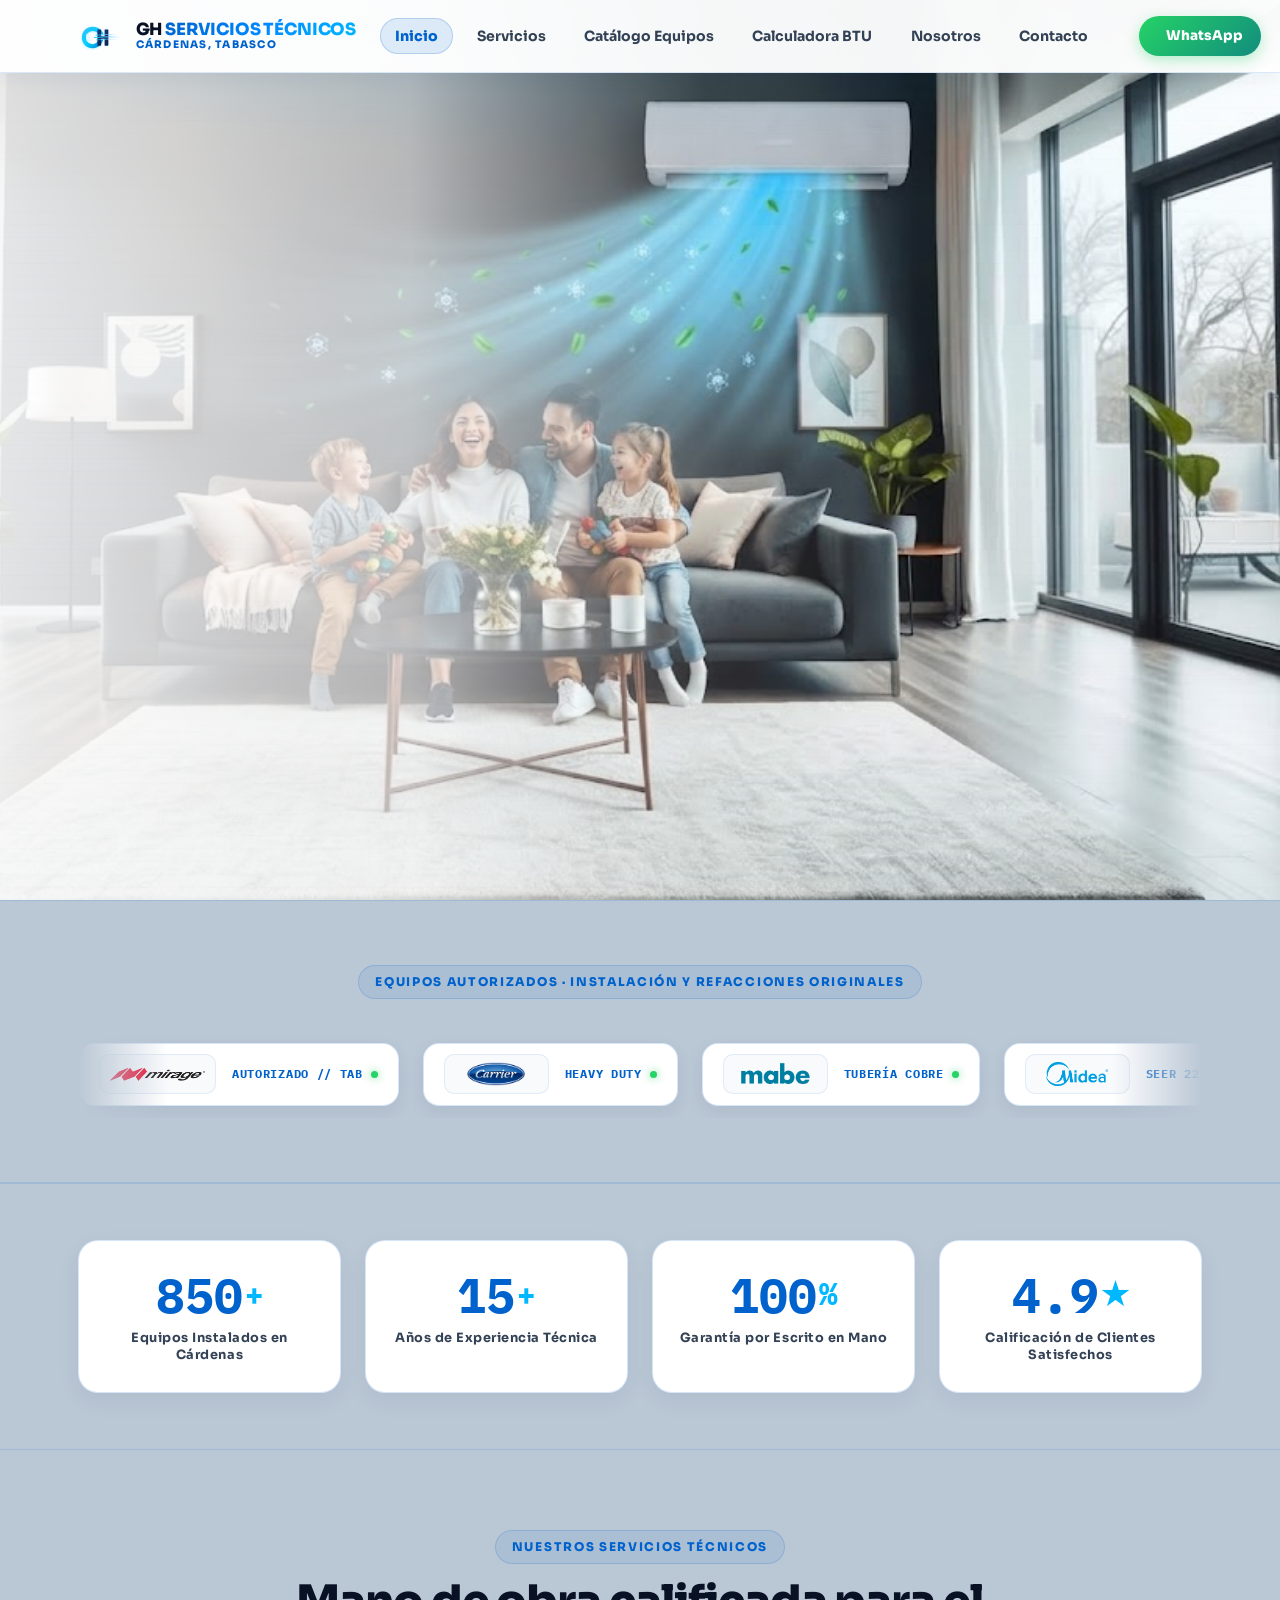
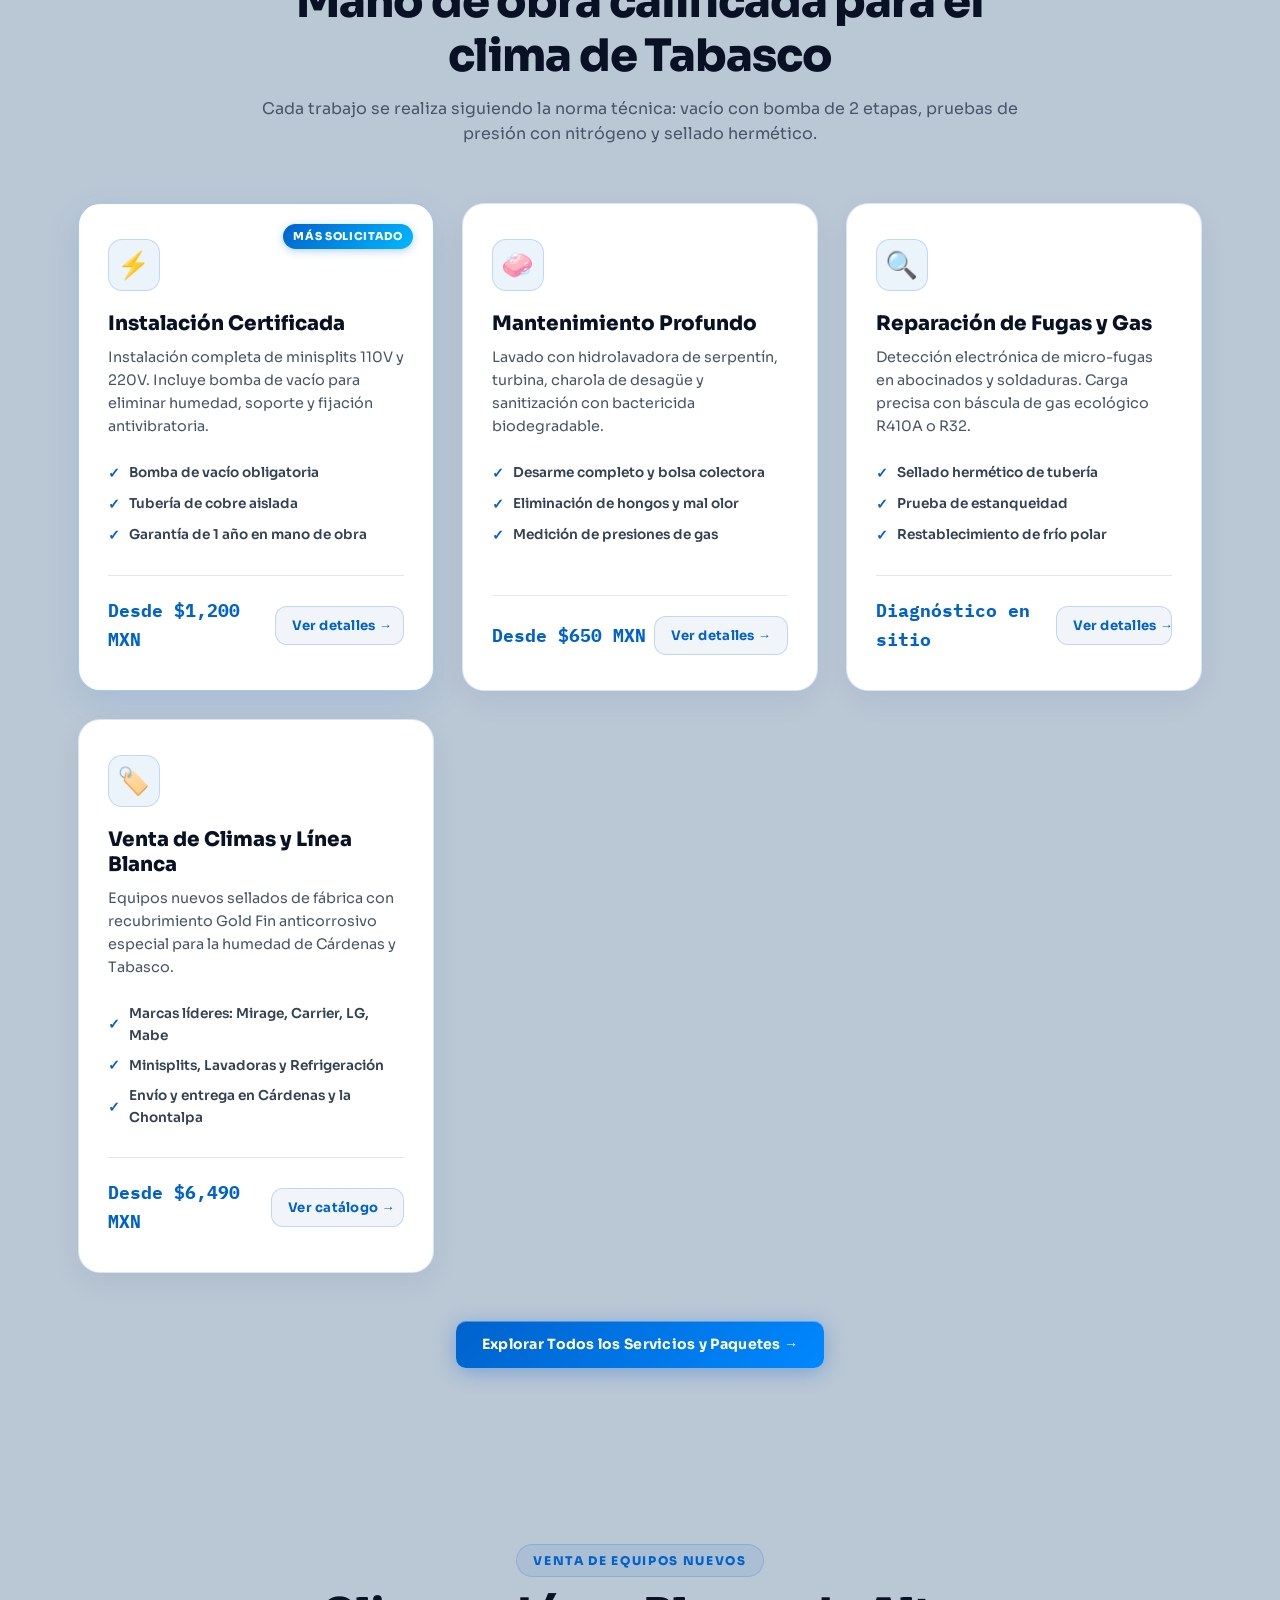
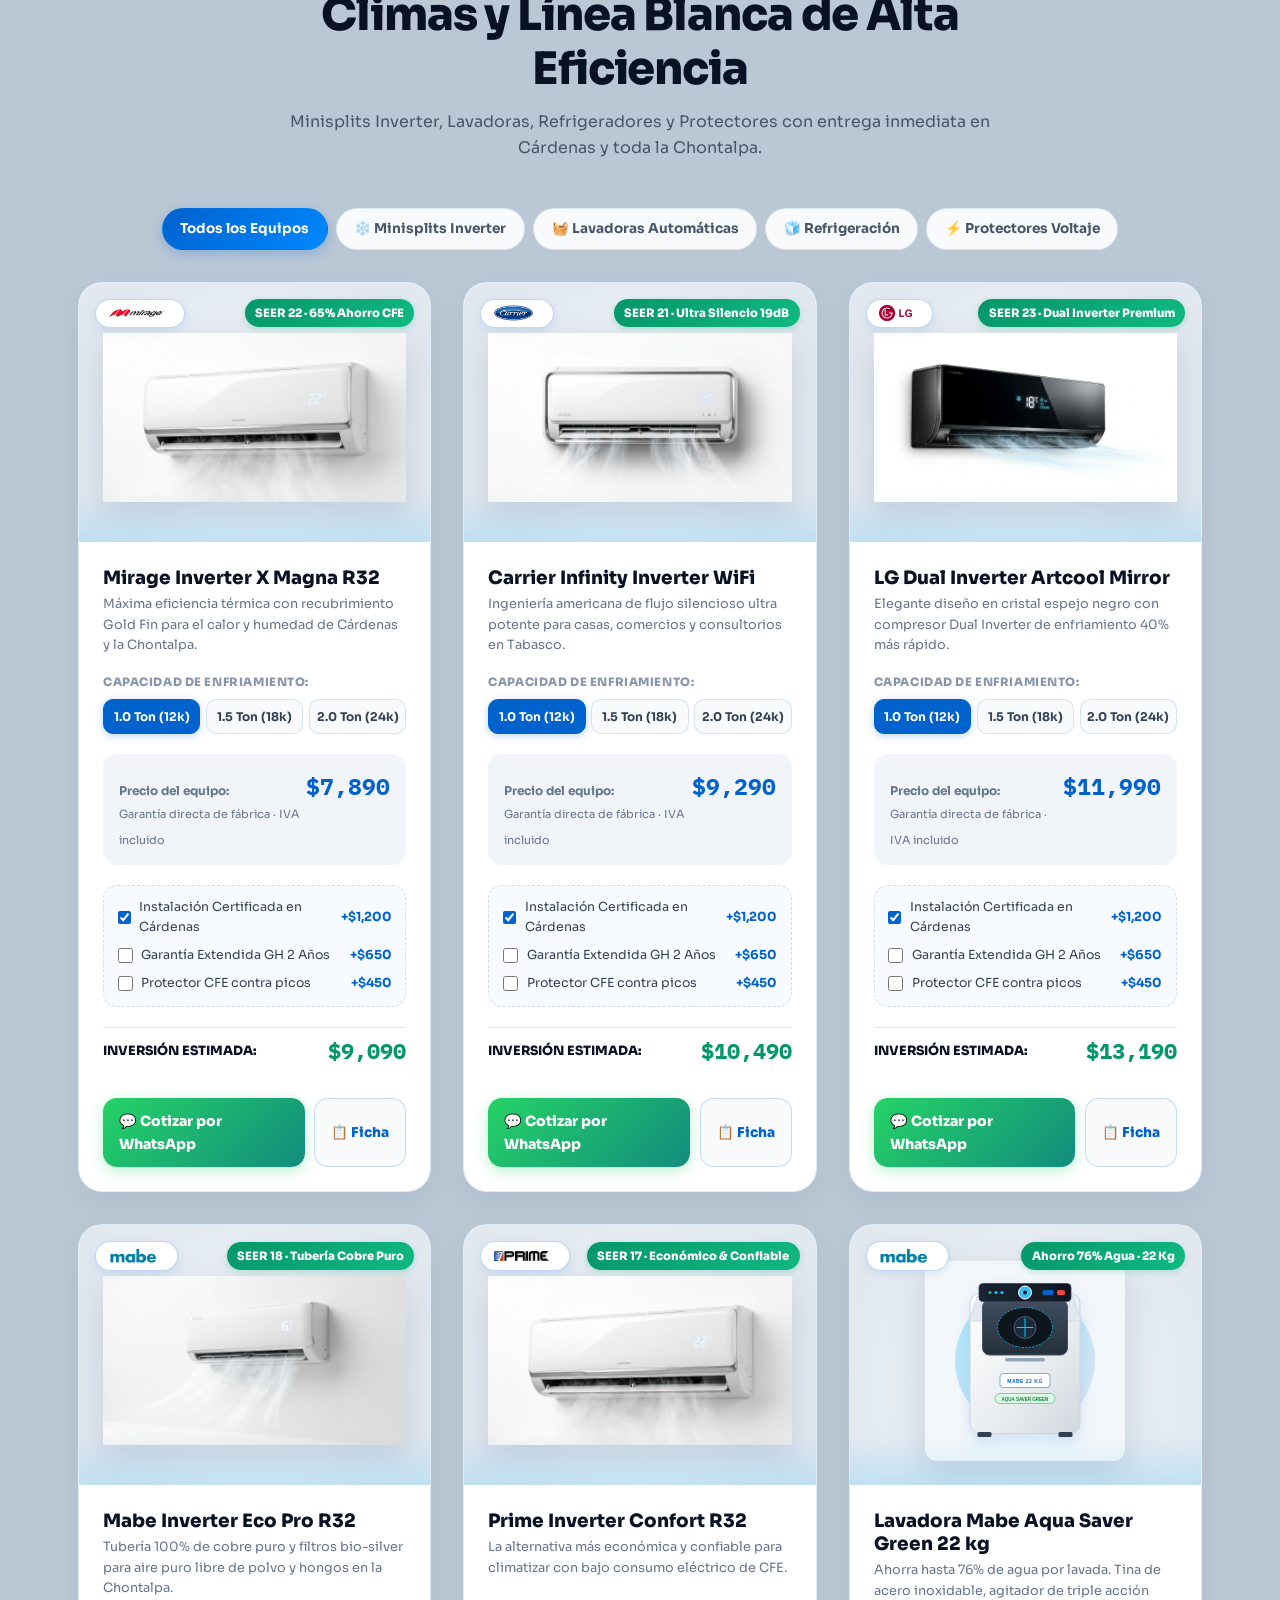
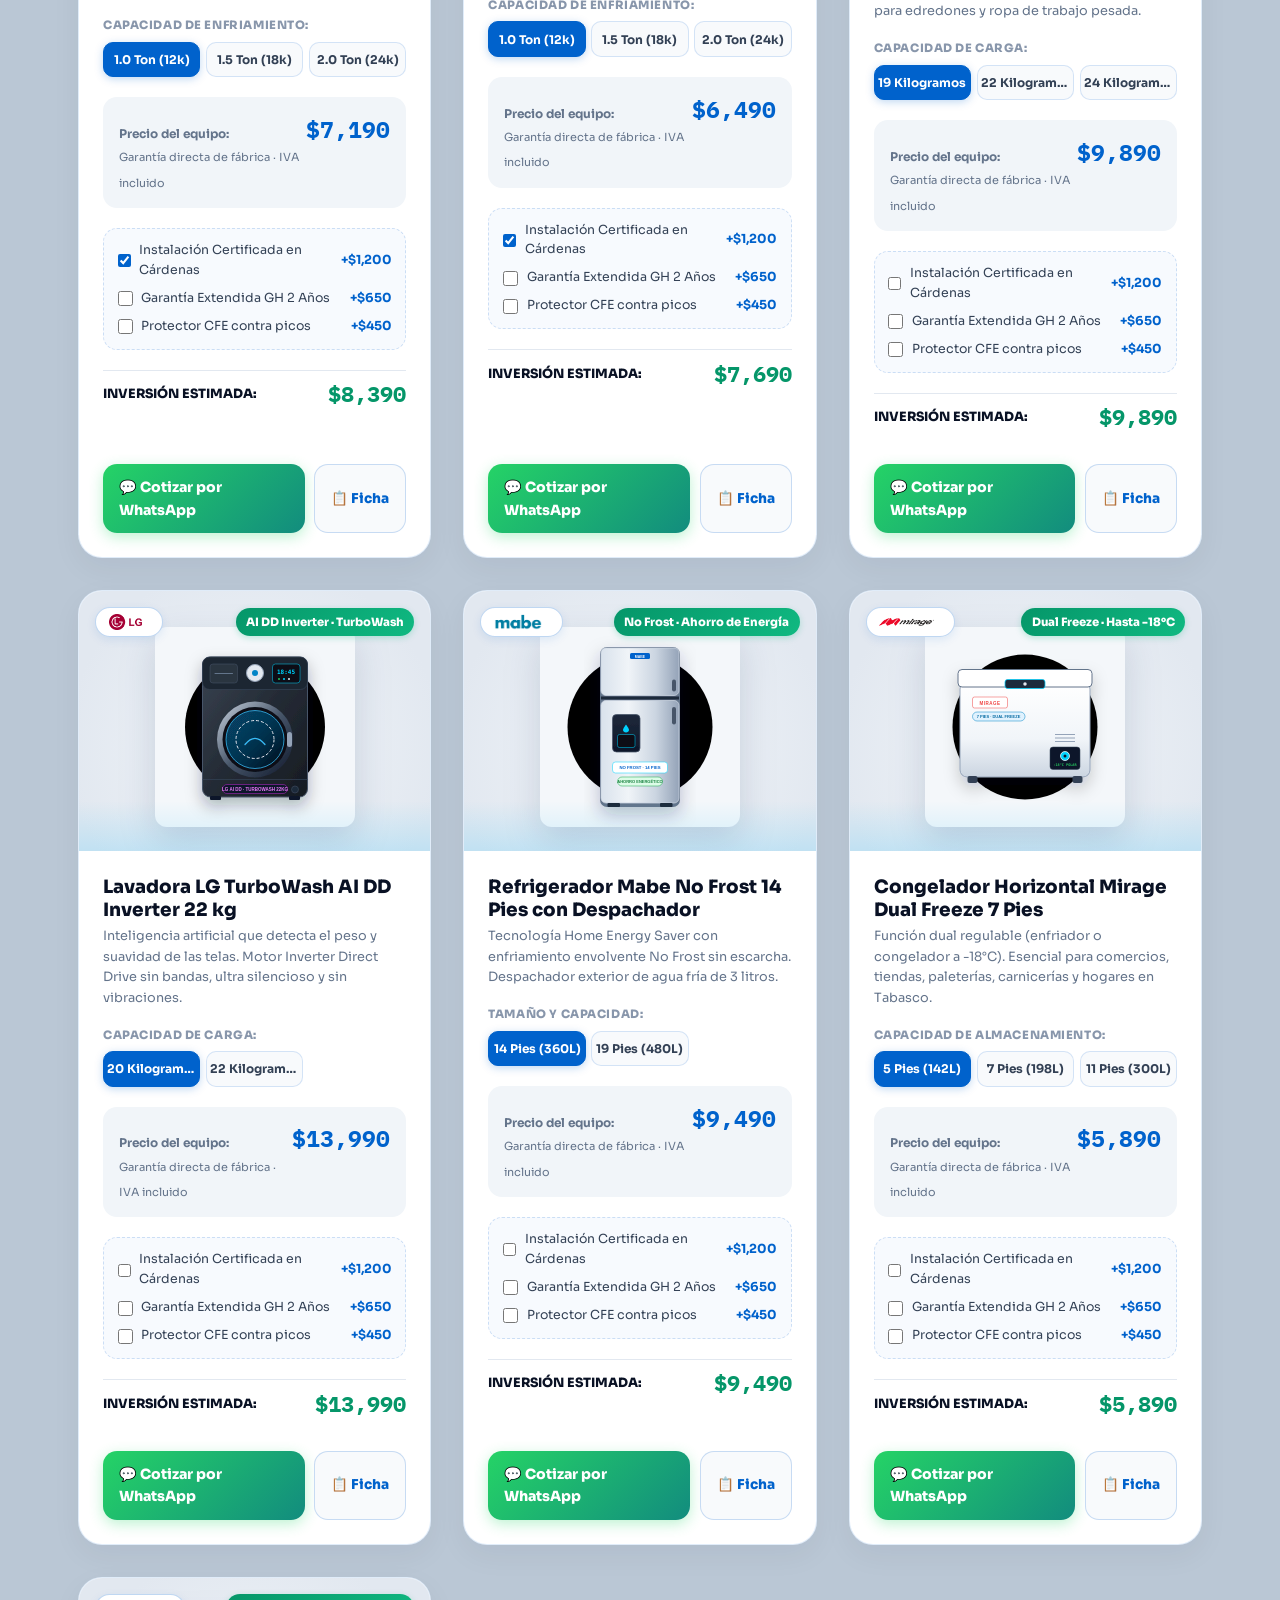
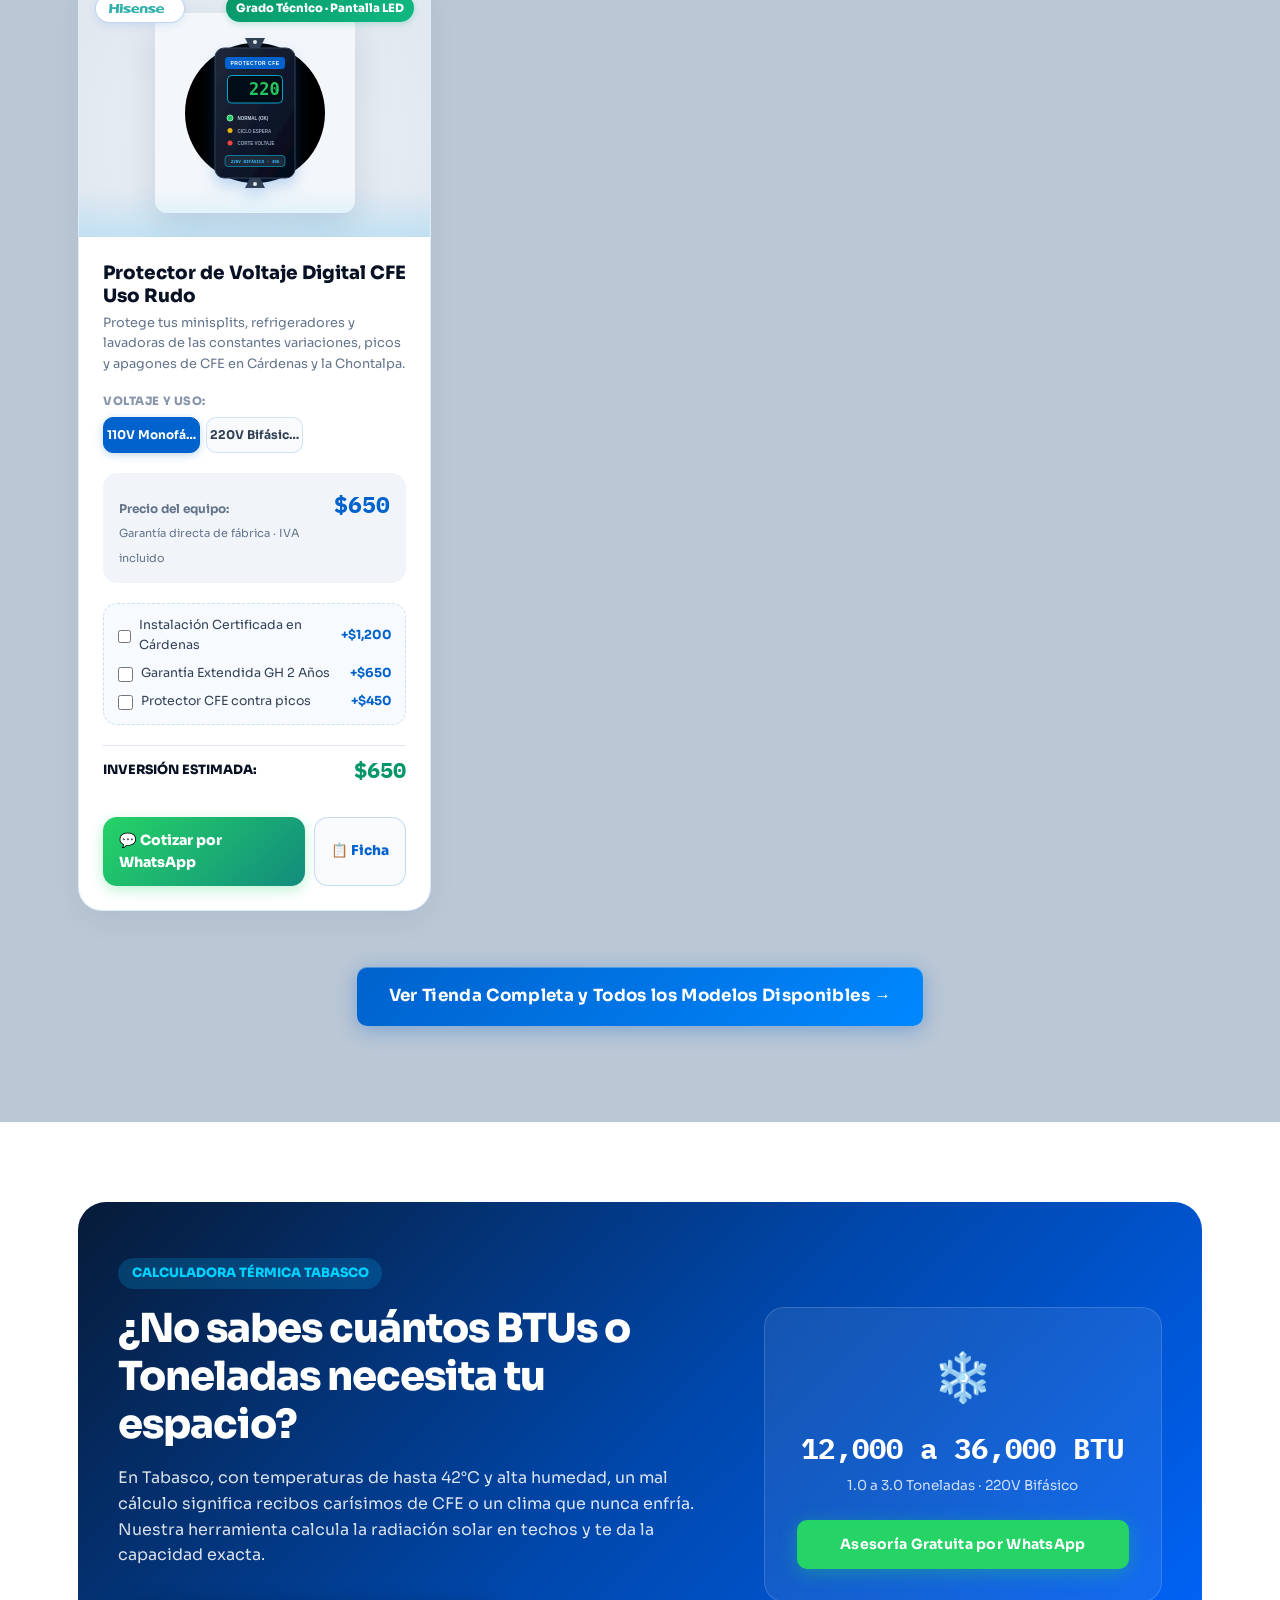
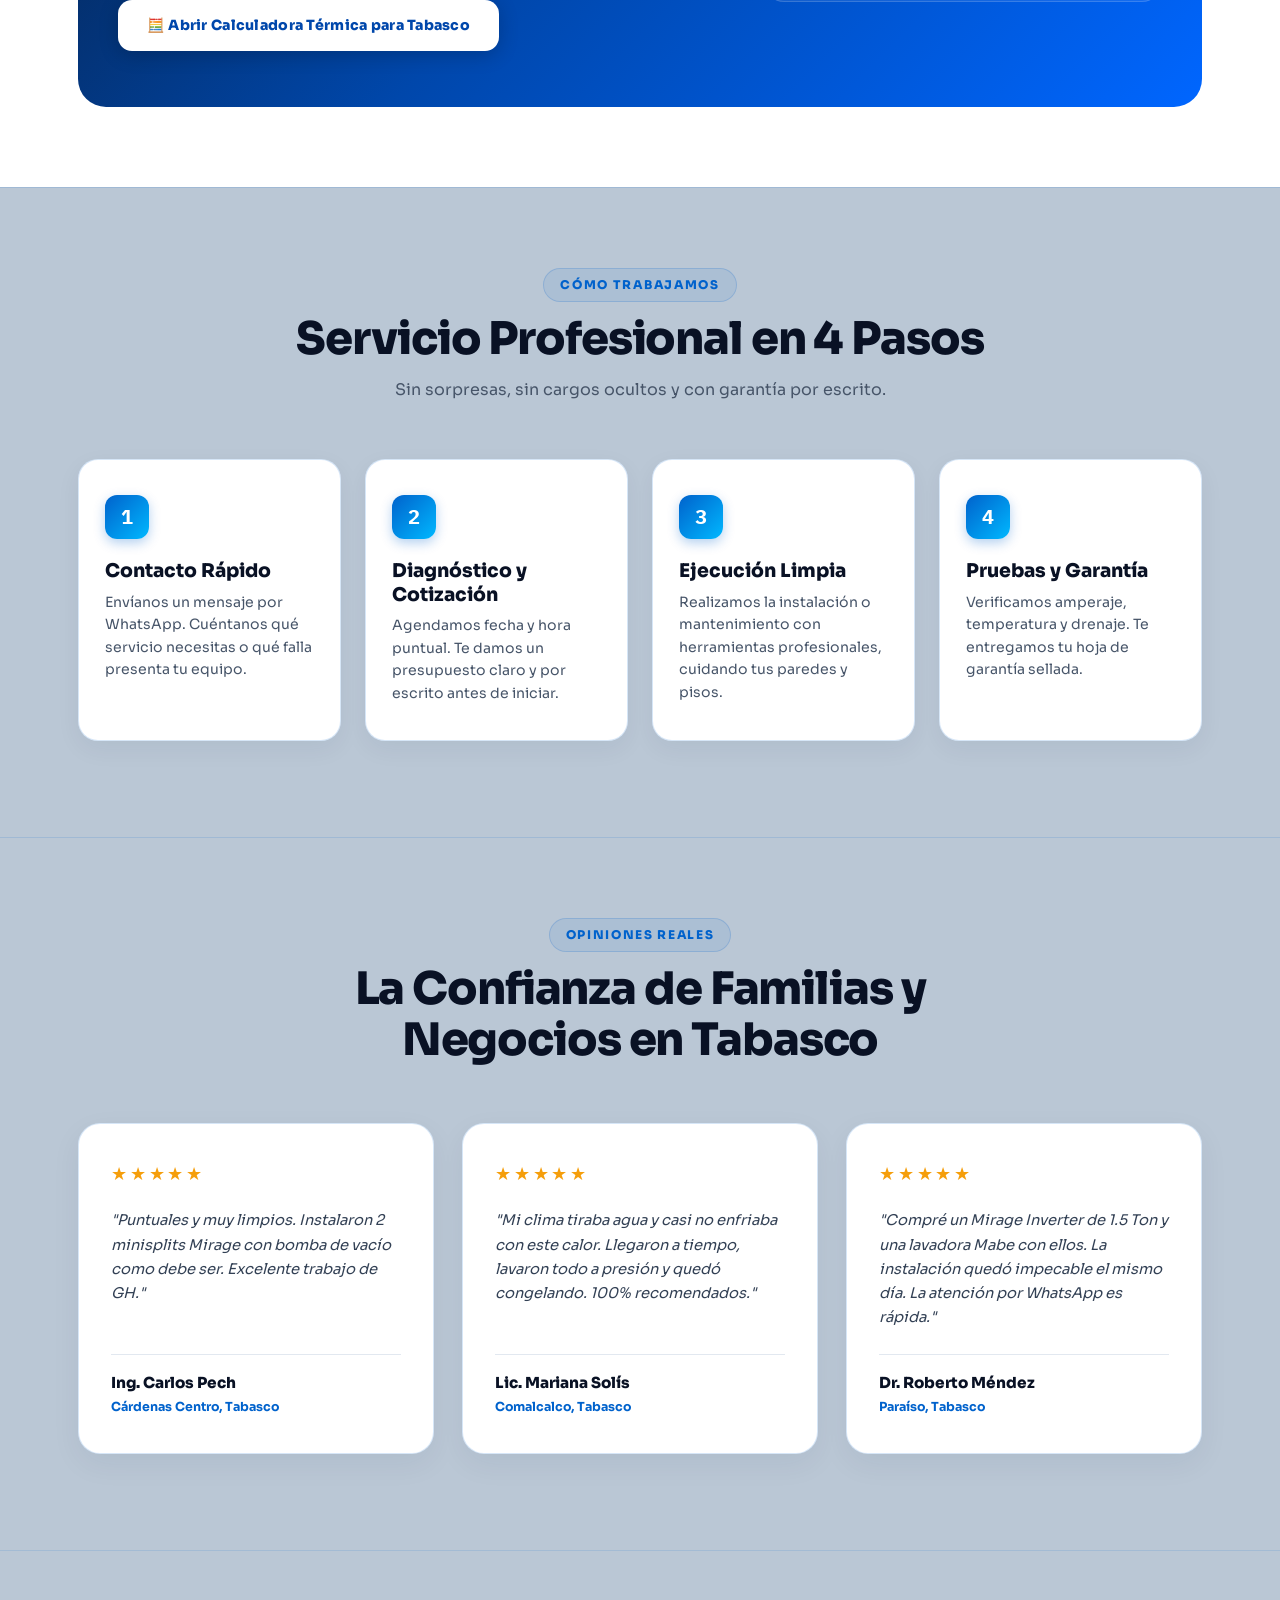
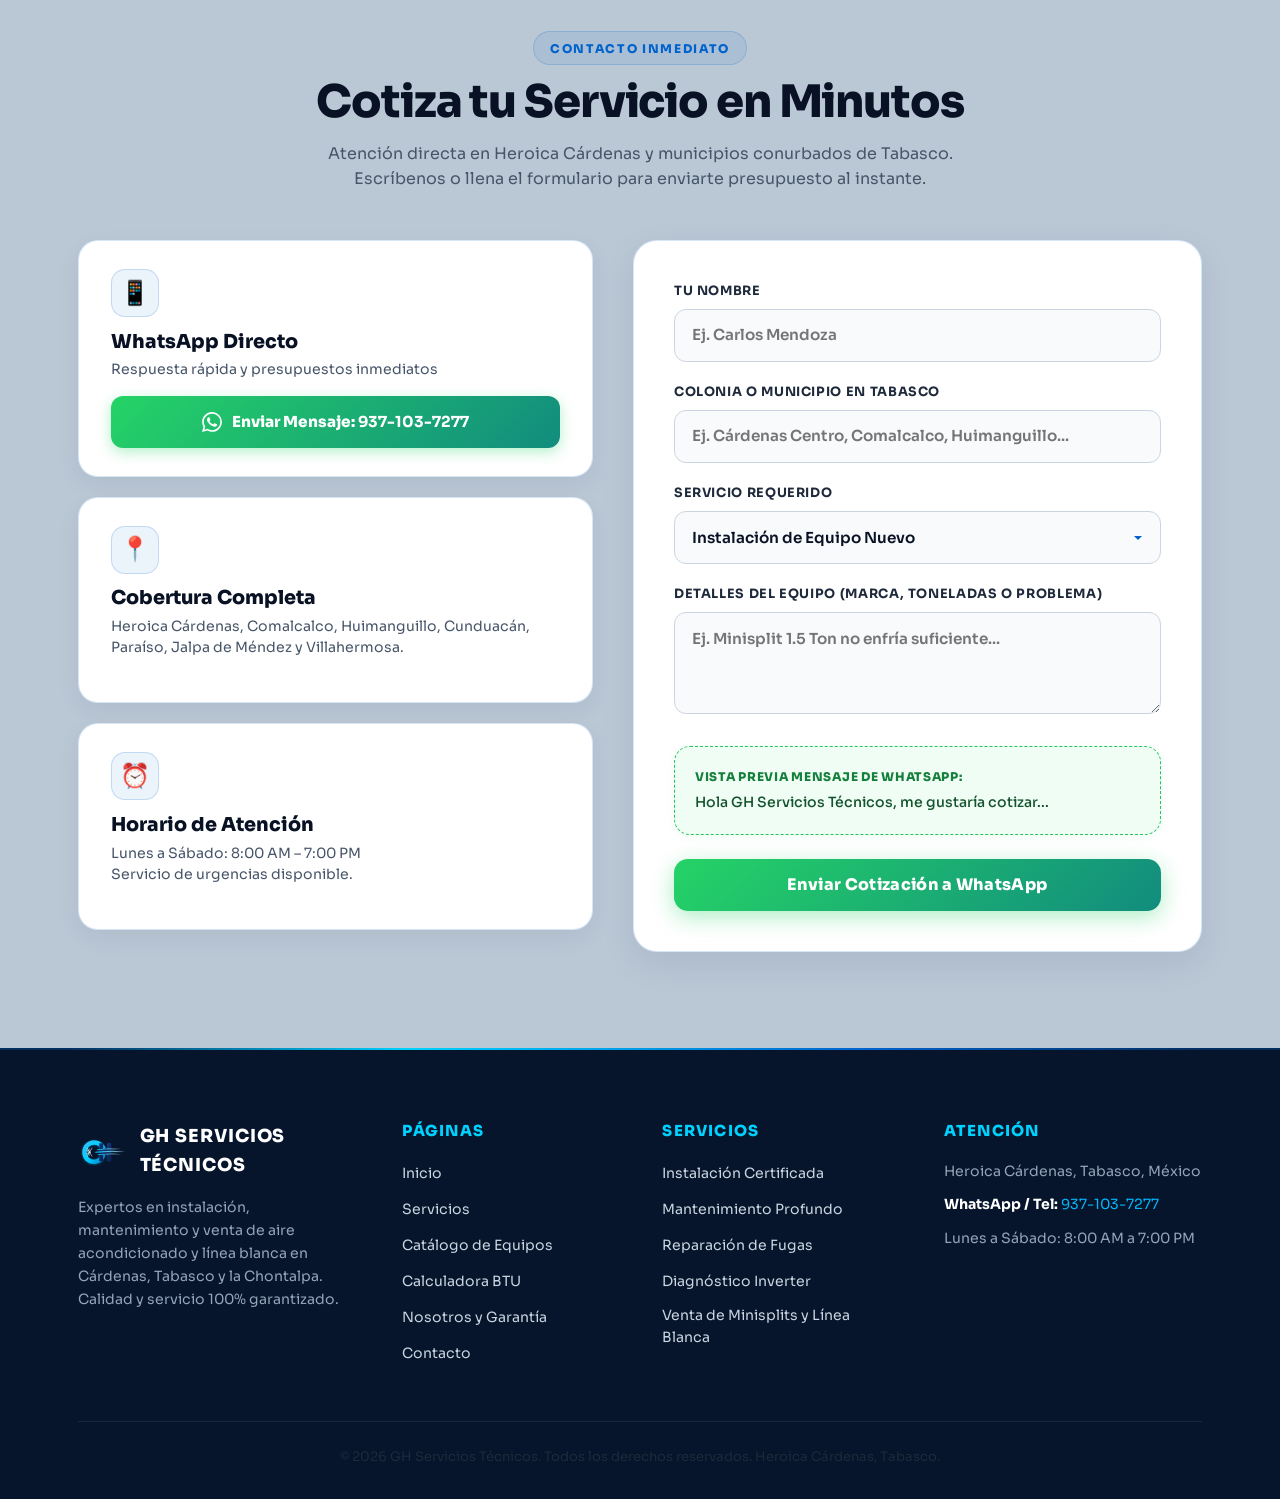
<file: index.html>
<!DOCTYPE html>
<html lang="es-MX">
<head>
    <meta charset="UTF-8">
    <meta name="viewport" content="width=device-width, initial-scale=1.0">
    <title>GH Servicios Técnicos | Climas, Lavadoras y Refrigeración en Cárdenas, Tabasco</title>
    <meta name="description" content="Técnicos especialistas en aire acondicionado, lavadoras y refrigeración en Cárdenas, Tabasco y municipios conurbados. Instalación profesional, mantenimiento profundo y venta de equipos. WhatsApp: 937-103-7277.">
    <meta name="theme-color" content="#0062CC">
    <link rel="icon" type="image/svg+xml" href="assets/emblem-gh.svg">
    <link rel="preconnect" href="https://fonts.googleapis.com">
    <link rel="preconnect" href="https://fonts.gstatic.com" crossorigin>
    <link href="https://fonts.googleapis.com/css2?family=IBM+Plex+Mono:wght@400;600;700&family=Sora:wght@300;400;500;600;700;800&display=swap" rel="stylesheet">
    <link rel="stylesheet" href="css/base.css?v=25">
    <link rel="stylesheet" href="css/loader.css?v=25">
    <link rel="stylesheet" href="css/snow.css?v=25">
    <link rel="stylesheet" href="css/nav.css?v=25">
    <link rel="stylesheet" href="css/hero.css?v=25">
    <link rel="stylesheet" href="css/stats.css?v=25">
    <link rel="stylesheet" href="css/services.css?v=25">
    <link rel="stylesheet" href="css/brands.css?v=25">
    <link rel="stylesheet" href="css/catalog.css?v=25">
    <link rel="stylesheet" href="css/calculator.css?v=25">
    <link rel="stylesheet" href="css/timeline.css?v=25">
    <link rel="stylesheet" href="css/testimonials.css?v=25">
    <link rel="stylesheet" href="css/faq.css?v=25">
    <link rel="stylesheet" href="css/contact.css?v=25">
    <link rel="stylesheet" href="css/footer.css?v=25">
    <link rel="stylesheet" href="css/widget.css?v=25">
</head>
<body>

    <a href="#main-content" class="skip-link">Ir al contenido principal</a>

    <!-- Canvas de Nieve y Escarcha Polar -->
    <canvas id="snowCanvas"></canvas>

    <!-- ===== LOADER ===== -->
    <div class="loader" id="loader" aria-label="Cargando sitio">
        <canvas id="loader-canvas" class="loader__canvas"></canvas>
        <div class="loader__content">
            <div class="loader__brand" id="loader-brand">
                <div class="loader__brand-mark">
                    <img src="assets/emblem-gh.svg" width="300" height="195" alt="GH Servicios Técnicos" class="loader__brand-img">
                </div>
                <h2 class="loader__brand-name">GH SERVICIOS TÉCNICOS</h2>
                <p class="loader__brand-slogan">Cárdenas, Tabasco · Venta · Instalación · Mantenimiento</p>
            </div>
            <div class="loader__scene">
                <div class="loader__thermo">
                    <div class="loader__tube">
                        <div class="loader__tube-glass"></div>
                        <div class="loader__mercury" id="loader-mercury"></div>
                        <div class="loader__tube-frost" id="loader-tube-frost"></div>
                        <div class="loader__scale">
                            <span data-t="40°"></span>
                            <span data-t="30°"></span>
                            <span data-t="20°"></span>
                            <span data-t="16°"></span>
                        </div>
                    </div>
                    <div class="loader__bulb" id="loader-bulb">
                        <div class="loader__bulb-glow"></div>
                    </div>
                </div>
                <div class="loader__readout">
                    <div class="loader__readout-temp">
                        <span class="loader__readout-num" id="loader-temp">40</span>
                        <span class="loader__readout-unit">°C</span>
                    </div>
                    <span class="loader__readout-label" id="loader-status">Enfriando Cárdenas, Tab…</span>
                </div>
            </div>
        </div>
        <div class="loader__ice-overlay" id="loader-frost"></div>
    </div>

    <!-- ===== NAV ===== -->
    <header class="nav" id="main-nav">
        <div class="nav__wrap">
            <a href="index.html" class="nav__logo" aria-label="GH Servicios Técnicos — Inicio">
                <div class="nav__logo-svg-wrap">
                    <img src="assets/emblem-gh.svg" width="46" height="30" alt="GH Logo" class="nav__logo-img">
                </div>
                <div class="nav__logo-text">
                    <span class="nav__logo-brand">GH <span class="grad-text">SERVICIOS TÉCNICOS</span></span>
                    <span class="nav__logo-sub">Cárdenas, Tabasco</span>
                </div>
            </a>

            <nav class="nav__links" id="nav-links" aria-label="Navegación principal">
                <a href="index.html" class="nav__link is-active">Inicio</a>
                <a href="servicios.html" class="nav__link">Servicios</a>
                <a href="equipos.html" class="nav__link">Catálogo Equipos</a>
                <a href="calculadora.html" class="nav__link">Calculadora BTU</a>
                <a href="nosotros.html" class="nav__link">Nosotros</a>
                <a href="contacto.html" class="nav__link">Contacto</a>
            </nav>

            <div class="nav__actions">
                <a href="https://wa.me/529371037277?text=Hola%20GH%20Servicios%20T%C3%A9cnicos%2C%20quiero%20cotizar" class="nav__cta-wa" target="_blank" rel="noopener" aria-label="WhatsApp">
                    <svg width="18" height="18" viewBox="0 0 24 24" fill="currentColor"><path d="M17.472 14.382c-.297-.149-1.758-.867-2.03-.967-.273-.099-.471-.148-.67.15-.197.297-.767.966-.94 1.164-.173.199-.347.223-.644.075-.297-.15-1.255-.463-2.39-1.475-.883-.788-1.48-1.761-1.653-2.059-.173-.297-.018-.458.13-.606.134-.133.298-.347.446-.52.149-.174.198-.298.298-.497.099-.198.05-.371-.025-.52-.075-.149-.669-1.612-.916-2.207-.242-.579-.487-.5-.669-.51-.173-.008-.371-.01-.57-.01-.198 0-.52.074-.792.372-.272.297-1.04 1.016-1.04 2.479 0 1.462 1.065 2.875 1.213 3.074.149.198 2.096 3.2 5.077 4.487.709.306 1.262.489 1.694.625.712.227 1.36.195 1.871.118.571-.085 1.758-.719 2.006-1.413.248-.694.248-1.289.173-1.413-.074-.124-.272-.198-.57-.347m-5.421 7.403h-.004a9.87 9.87 0 01-5.031-1.378l-.361-.214-3.741.982.998-3.648-.235-.374a9.86 9.86 0 01-1.51-5.26c.001-5.45 4.436-9.884 9.888-9.884 2.64 0 5.122 1.03 6.988 2.898a9.825 9.825 0 012.893 6.994c-.003 5.45-4.437 9.884-9.885 9.884m8.413-18.297A11.815 11.815 0 0012.05 0C5.495 0 .16 5.335.157 11.892c0 2.096.547 4.142 1.588 5.945L.057 24l6.305-1.654a11.882 11.882 0 005.683 1.448h.005c6.554 0 11.89-5.335 11.893-11.893a11.821 11.821 0 00-3.48-8.413z"/></svg>
                    <span>WhatsApp</span>
                </a>
                <button class="nav__burger" id="nav-burger" aria-label="Abrir menú" aria-expanded="false">
                    <span></span><span></span><span></span>
                </button>
            </div>
        </div>
    </header>

    <div class="nav__mobile" id="nav-mobile" aria-hidden="true">
        <nav aria-label="Menú móvil">
            <a href="index.html" class="nav__mob-link">Inicio</a>
            <a href="servicios.html" class="nav__mob-link">Servicios</a>
            <a href="equipos.html" class="nav__mob-link">Catálogo Equipos</a>
            <a href="calculadora.html" class="nav__mob-link">Calculadora BTU</a>
            <a href="nosotros.html" class="nav__mob-link">Nosotros y Garantía</a>
            <a href="contacto.html" class="nav__mob-link">Contacto</a>
            <a href="https://wa.me/529371037277?text=Hola%2C%20me%20interesa%20una%20cotizaci%C3%B3n%20de%20aire%20acondicionado" class="btn btn--primary btn--full" target="_blank" rel="noopener">Cotizar por WhatsApp</a>
        </nav>
    </div>

    <main id="main-content">

        <!-- ===== HERO ===== -->
        <section class="hero" id="hero">
            <div class="hero__bg" id="hero-bg"></div>
            <div class="frost-ambient"></div>
            <div class="hero__vent-texture" aria-hidden="true"></div>
            <div class="hero__container">
                <div class="hero__text">
                    <div class="hero__badge anim-hero" data-delay="0">
                        <span class="hero__badge-dot"></span>
                        TÉCNICO ESPECIALISTA · CALIDAD Y SERVICIO GARANTIZADO
                    </div>
                    <h1 class="hero__title anim-hero" data-delay="1" id="hero-title">Con GH, tú controlas el calor</h1>
                    <p class="hero__subtitle anim-hero" data-delay="2" id="hero-subtitle">Venta e instalación de minisplits, lavadoras y refrigeración, con bomba de vacío y mantenimiento experto en Cárdenas, Tabasco y municipios conurbados.</p>
                    
                    <div class="hero__ctas anim-hero" data-delay="3">
                        <a href="contacto.html" class="btn btn--primary">Solicitar cotización</a>
                        <a href="https://wa.me/529371037277?text=Hola%2C%20necesito%20servicio%20t%C3%A9cnico%20o%20cotizaci%C3%B3n%20en%20C%C3%A1rdenas%2C%20Tabasco" class="btn btn--wa" target="_blank" rel="noopener">
                            <svg width="20" height="20" viewBox="0 0 24 24" fill="currentColor"><path d="M17.472 14.382c-.297-.149-1.758-.867-2.03-.967-.273-.099-.471-.148-.67.15-.197.297-.767.966-.94 1.164-.173.199-.347.223-.644.075-.297-.15-1.255-.463-2.39-1.475-.883-.788-1.48-1.761-1.653-2.059-.173-.297-.018-.458.13-.606.134-.133.298-.347.446-.52.149-.174.198-.298.298-.497.099-.198.05-.371-.025-.52-.075-.149-.669-1.612-.916-2.207-.242-.579-.487-.5-.669-.51-.173-.008-.371-.01-.57-.01-.198 0-.52.074-.792.372-.272.297-1.04 1.016-1.04 2.479 0 1.462 1.065 2.875 1.213 3.074.149.198 2.096 3.2 5.077 4.487.709.306 1.262.489 1.694.625.712.227 1.36.195 1.871.118.571-.085 1.758-.719 2.006-1.413.248-.694.248-1.289.173-1.413-.074-.124-.272-.198-.57-.347m-5.421 7.403h-.004a9.87 9.87 0 01-5.031-1.378l-.361-.214-3.741.982.998-3.648-.235-.374a9.86 9.86 0 01-1.51-5.26c.001-5.45 4.436-9.884 9.888-9.884 2.64 0 5.122 1.03 6.988 2.898a9.825 9.825 0 012.893 6.994c-.003 5.45-4.437 9.884-9.885 9.884m8.413-18.297A11.815 11.815 0 0012.05 0C5.495 0 .16 5.335.157 11.892c0 2.096.547 4.142 1.588 5.945L.057 24l6.305-1.654a11.882 11.882 0 005.683 1.448h.005c6.554 0 11.89-5.335 11.893-11.893a11.821 11.821 0 00-3.48-8.413z"/></svg>
                            WhatsApp
                        </a>
                    </div>

                    <!-- Widget de Contraste Térmico -->
                    <div class="climate-contrast-card anim-hero" data-delay="3">
                        <div class="climate-side climate-side--hot">
                            <div class="climate-side__icon">☀️</div>
                            <div class="climate-side__info">
                                <span class="climate-side__place">Cárdenas Exterior</span>
                                <span class="climate-side__temp">42°C</span>
                                <span class="climate-side__desc">Bochorno de Tabasco</span>
                            </div>
                        </div>
                        <div class="climate-divider">
                            <span class="climate-divider__arrow">➔</span>
                            <small>SOLUCIÓN</small>
                        </div>
                        <div class="climate-side climate-side--cool">
                            <div class="climate-side__icon">❄️</div>
                            <div class="climate-side__info">
                                <span class="climate-side__place">Interior con GH</span>
                                <span class="climate-side__temp">21°C</span>
                                <span class="climate-side__desc">Confort Ártico Polar</span>
                            </div>
                        </div>
                    </div>

                    <!-- Tags de beneficios -->
                    <div class="hero-features-bar anim-hero" data-delay="4">
                        <span class="hero-feature-tag"><span>🛡️</span> Garantía 100% por Escrito</span>
                        <span class="hero-feature-tag"><span>⚡</span> Ahorro hasta 65% CFE</span>
                        <span class="hero-feature-tag"><span>🚚</span> Instalación Express 24h</span>
                    </div>
                </div>
            </div>
        </section>

        <!-- ===== BRANDS MARQUEE (Zero Overlap) ===== -->
        <section class="brands" id="marcas" aria-label="Marcas autorizadas y certificadas">
            <div class="brands__wrap">
                <div class="brands__header">
                    <span class="brands__label">EQUIPOS AUTORIZADOS · INSTALACIÓN Y REFACCIONES ORIGINALES</span>
                </div>
                <div class="brands__track-container">
                    <div class="brands__track">
                        <!-- SET 1 -->
                        <div class="brand-item">
                            <div class="brand-item__pod"><img src="Logos/mirage.png" alt="Mirage" class="brand-item__logo" loading="lazy"></div>
                            <div class="brand-item__meta"><span class="brand-item__badge">AUTORIZADO // TAB</span><span class="brand-item__dot"></span></div>
                        </div>
                        <div class="brand-item">
                            <div class="brand-item__pod"><img src="Logos/carrier.png" alt="Carrier" class="brand-item__logo" loading="lazy"></div>
                            <div class="brand-item__meta"><span class="brand-item__badge">HEAVY DUTY</span><span class="brand-item__dot"></span></div>
                        </div>
                        <div class="brand-item">
                            <div class="brand-item__pod"><img src="Logos/mabe.png" alt="Mabe" class="brand-item__logo" loading="lazy"></div>
                            <div class="brand-item__meta"><span class="brand-item__badge">TUBERÍA COBRE</span><span class="brand-item__dot"></span></div>
                        </div>
                        <div class="brand-item">
                            <div class="brand-item__pod"><img src="Logos/midea.png" alt="Midea" class="brand-item__logo" loading="lazy"></div>
                            <div class="brand-item__meta"><span class="brand-item__badge">SEER 22+ TECH</span><span class="brand-item__dot"></span></div>
                        </div>
                        <div class="brand-item">
                            <div class="brand-item__pod"><img src="Logos/hisense.png" alt="Hisense" class="brand-item__logo" loading="lazy"></div>
                            <div class="brand-item__meta"><span class="brand-item__badge">SMART INVERTER</span><span class="brand-item__dot"></span></div>
                        </div>
                        <div class="brand-item">
                            <div class="brand-item__pod"><img src="Logos/lg.png" alt="LG" class="brand-item__logo" loading="lazy"></div>
                            <div class="brand-item__meta"><span class="brand-item__badge">DUAL COMPRESSOR</span><span class="brand-item__dot"></span></div>
                        </div>
                        <div class="brand-item">
                            <div class="brand-item__pod"><img src="Logos/prime.png" alt="Prime" class="brand-item__logo" loading="lazy"></div>
                            <div class="brand-item__meta"><span class="brand-item__badge">ECO R32 FLUID</span><span class="brand-item__dot"></span></div>
                        </div>

                        <!-- SET 2 -->
                        <div class="brand-item" aria-hidden="true">
                            <div class="brand-item__pod"><img src="Logos/mirage.png" alt="Mirage" class="brand-item__logo" loading="lazy"></div>
                            <div class="brand-item__meta"><span class="brand-item__badge">AUTORIZADO // TAB</span><span class="brand-item__dot"></span></div>
                        </div>
                        <div class="brand-item" aria-hidden="true">
                            <div class="brand-item__pod"><img src="Logos/carrier.png" alt="Carrier" class="brand-item__logo" loading="lazy"></div>
                            <div class="brand-item__meta"><span class="brand-item__badge">HEAVY DUTY</span><span class="brand-item__dot"></span></div>
                        </div>
                        <div class="brand-item" aria-hidden="true">
                            <div class="brand-item__pod"><img src="Logos/mabe.png" alt="Mabe" class="brand-item__logo" loading="lazy"></div>
                            <div class="brand-item__meta"><span class="brand-item__badge">TUBERÍA COBRE</span><span class="brand-item__dot"></span></div>
                        </div>
                        <div class="brand-item" aria-hidden="true">
                            <div class="brand-item__pod"><img src="Logos/midea.png" alt="Midea" class="brand-item__logo" loading="lazy"></div>
                            <div class="brand-item__meta"><span class="brand-item__badge">SEER 22+ TECH</span><span class="brand-item__dot"></span></div>
                        </div>
                        <div class="brand-item" aria-hidden="true">
                            <div class="brand-item__pod"><img src="Logos/hisense.png" alt="Hisense" class="brand-item__logo" loading="lazy"></div>
                            <div class="brand-item__meta"><span class="brand-item__badge">SMART INVERTER</span><span class="brand-item__dot"></span></div>
                        </div>
                        <div class="brand-item" aria-hidden="true">
                            <div class="brand-item__pod"><img src="Logos/lg.png" alt="LG" class="brand-item__logo" loading="lazy"></div>
                            <div class="brand-item__meta"><span class="brand-item__badge">DUAL COMPRESSOR</span><span class="brand-item__dot"></span></div>
                        </div>
                        <div class="brand-item" aria-hidden="true">
                            <div class="brand-item__pod"><img src="Logos/prime.png" alt="Prime" class="brand-item__logo" loading="lazy"></div>
                            <div class="brand-item__meta"><span class="brand-item__badge">ECO R32 FLUID</span><span class="brand-item__dot"></span></div>
                        </div>
                    </div>
                </div>
            </div>
        </section>

        <!-- ===== STATS ===== -->
        <section class="stats" id="stats" aria-label="Estadísticas de servicio">
            <div class="stats__wrap">
                <div class="stats__grid">
                    <div class="stat-card">
                        <span class="stat-card__num" data-target="850">850</span><span class="stat-card__unit">+</span>
                        <span class="stat-card__label">Equipos Instalados en Cárdenas</span>
                    </div>
                    <div class="stat-card">
                        <span class="stat-card__num" data-target="15">15</span><span class="stat-card__unit">+</span>
                        <span class="stat-card__label">Años de Experiencia Técnica</span>
                    </div>
                    <div class="stat-card">
                        <span class="stat-card__num" data-target="100">100</span><span class="stat-card__unit">%</span>
                        <span class="stat-card__label">Garantía por Escrito en Mano</span>
                    </div>
                    <div class="stat-card">
                        <span class="stat-card__num" data-target="4.9">4.9</span><span class="stat-card__unit">★</span>
                        <span class="stat-card__label">Calificación de Clientes Satisfechos</span>
                    </div>
                </div>
            </div>
        </section>

        <!-- ===== SERVICIOS RESUMEN ===== -->
        <section class="services" id="servicios">
            <div class="services__wrap">
                <div class="services__header">
                    <span class="services__kicker">Nuestros Servicios Técnicos</span>
                    <h2 class="services__title">Mano de obra calificada para el clima de Tabasco</h2>
                    <p class="services__subtitle">Cada trabajo se realiza siguiendo la norma técnica: vacío con bomba de 2 etapas, pruebas de presión con nitrógeno y sellado hermético.</p>
                </div>

                <div class="services__grid">
                    <div class="service-card service-card--featured">
                        <div class="service-card__badge">MÁS SOLICITADO</div>
                        <div class="service-card__icon">⚡</div>
                        <h3 class="service-card__title">Instalación Certificada</h3>
                        <p class="service-card__desc">Instalación completa de minisplits 110V y 220V. Incluye bomba de vacío para eliminar humedad, soporte y fijación antivibratoria.</p>
                        <ul class="service-card__features">
                            <li>Bomba de vacío obligatoria</li>
                            <li>Tubería de cobre aislada</li>
                            <li>Garantía de 1 año en mano de obra</li>
                        </ul>
                        <div class="service-card__footer">
                            <span class="service-card__price">Desde $1,200 MXN</span>
                            <a href="servicios.html#instalacion" class="btn btn--secondary btn--sm">Ver detalles →</a>
                        </div>
                    </div>

                    <div class="service-card">
                        <div class="service-card__icon">🧼</div>
                        <h3 class="service-card__title">Mantenimiento Profundo</h3>
                        <p class="service-card__desc">Lavado con hidrolavadora de serpentín, turbina, charola de desagüe y sanitización con bactericida biodegradable.</p>
                        <ul class="service-card__features">
                            <li>Desarme completo y bolsa colectora</li>
                            <li>Eliminación de hongos y mal olor</li>
                            <li>Medición de presiones de gas</li>
                        </ul>
                        <div class="service-card__footer">
                            <span class="service-card__price">Desde $650 MXN</span>
                            <a href="servicios.html#mantenimiento" class="btn btn--secondary btn--sm">Ver detalles →</a>
                        </div>
                    </div>

                    <div class="service-card">
                        <div class="service-card__icon">🔍</div>
                        <h3 class="service-card__title">Reparación de Fugas y Gas</h3>
                        <p class="service-card__desc">Detección electrónica de micro-fugas en abocinados y soldaduras. Carga precisa con báscula de gas ecológico R410A o R32.</p>
                        <ul class="service-card__features">
                            <li>Sellado hermético de tubería</li>
                            <li>Prueba de estanqueidad</li>
                            <li>Restablecimiento de frío polar</li>
                        </ul>
                        <div class="service-card__footer">
                            <span class="service-card__price">Diagnóstico en sitio</span>
                            <a href="servicios.html#reparacion" class="btn btn--secondary btn--sm">Ver detalles →</a>
                        </div>
                    </div>

                    <div class="service-card">
                        <div class="service-card__icon">🏷️</div>
                        <h3 class="service-card__title">Venta de Climas y Línea Blanca</h3>
                        <p class="service-card__desc">Equipos nuevos sellados de fábrica con recubrimiento Gold Fin anticorrosivo especial para la humedad de Cárdenas y Tabasco.</p>
                        <ul class="service-card__features">
                            <li>Marcas líderes: Mirage, Carrier, LG, Mabe</li>
                            <li>Minisplits, Lavadoras y Refrigeración</li>
                            <li>Envío y entrega en Cárdenas y la Chontalpa</li>
                        </ul>
                        <div class="service-card__footer">
                            <span class="service-card__price">Desde $6,490 MXN</span>
                            <a href="equipos.html" class="btn btn--secondary btn--sm">Ver catálogo →</a>
                        </div>
                    </div>
                </div>

                <div style="text-align: center; margin-top: 3rem;">
                    <a href="servicios.html" class="btn btn--primary">Explorar Todos los Servicios y Paquetes →</a>
                </div>
            </div>
        </section>

        <!-- ===== DESTACADOS DE TIENDA (NUEVO FORMATO E-COMMERCE) ===== -->
        <section class="catalog-section" id="tienda">
            <div class="container" style="max-width: var(--max-w); margin: 0 auto; padding: 0 var(--container-px);">
                <div class="catalog__header">
                    <span class="services__kicker">Venta de Equipos Nuevos</span>
                    <h2 class="services__title">Climas y Línea Blanca de Alta Eficiencia</h2>
                    <p class="services__subtitle">Minisplits Inverter, Lavadoras, Refrigeradores y Protectores con entrega inmediata en Cárdenas y toda la Chontalpa.</p>
                </div>

                <!-- Tabs de Filtro de Categoría -->
                <div class="catalog__tabs" style="justify-content: center; margin-bottom: 2rem;">
                    <button type="button" class="catalog-tab is-active" data-filter="all">Todos los Equipos</button>
                    <button type="button" class="catalog-tab" data-filter="climas">❄️ Minisplits Inverter</button>
                    <button type="button" class="catalog-tab" data-filter="lavadoras">🧺 Lavadoras Automáticas</button>
                    <button type="button" class="catalog-tab" data-filter="refrigeracion">🧊 Refrigeración</button>
                    <button type="button" class="catalog-tab" data-filter="refacciones">⚡ Protectores Voltaje</button>
                </div>

                <div class="catalog__grid" id="catalogGrid">
                    <!-- Productos generados dinámicamente por js/catalog.js -->
                </div>

                <div style="text-align: center; margin-top: 3.5rem;">
                    <a href="equipos.html" class="btn btn--primary" style="padding: 1rem 2rem; font-size: 1.05rem;">
                        Ver Tienda Completa y Todos los Modelos Disponibles →
                    </a>
                </div>
            </div>
        </section>

        <!-- ===== TEASER CALCULADORA ===== -->
        <section class="calculator-section" style="padding: 5rem 0; background: #FFFFFF;">
            <div class="container" style="max-width: var(--max-w); margin: 0 auto; padding: 0 var(--container-px);">
                <div style="background: linear-gradient(135deg, #071B38, #0047AB, #0066FF); border-radius: 28px; padding: 3.5rem 2.5rem; color: #FFFFFF; display: grid; grid-template-columns: 1.2fr 0.8fr; gap: 3rem; align-items: center;">
                    <div>
                        <span style="display: inline-block; padding: 0.35rem 0.85rem; background: rgba(0, 184, 255, 0.2); border-radius: 9999px; font-size: 0.8rem; font-weight: 800; color: #00D2FF; margin-bottom: 1rem;">CALCULADORA TÉRMICA TABASCO</span>
                        <h2 style="font-size: clamp(1.8rem, 3.5vw, 2.5rem); font-weight: 800; line-height: 1.2; margin-bottom: 1rem; color: #FFFFFF;">¿No sabes cuántos BTUs o Toneladas necesita tu espacio?</h2>
                        <p style="font-size: 1rem; color: rgba(255, 255, 255, 0.85); line-height: 1.6; margin-bottom: 2rem;">
                            En Tabasco, con temperaturas de hasta 42°C y alta humedad, un mal cálculo significa recibos carísimos de CFE o un clima que nunca enfría. Nuestra herramienta calcula la radiación solar en techos y te da la capacidad exacta.
                        </p>
                        <a href="calculadora.html" class="btn btn--white" style="background: #FFFFFF; color: #0047AB; font-weight: 800; padding: 0.9rem 1.8rem; border-radius: 14px; text-decoration: none; display: inline-flex; align-items: center; gap: 0.5rem; box-shadow: 0 4px 20px rgba(0,0,0,0.2);">
                            <span>🧮 Abrir Calculadora Térmica para Tabasco</span>
                        </a>
                    </div>
                    <div style="background: rgba(255, 255, 255, 0.08); backdrop-filter: blur(12px); border: 1px solid rgba(255, 255, 255, 0.15); border-radius: 20px; padding: 2rem; text-align: center;">
                        <span style="font-size: 3rem; display: block; margin-bottom: 0.5rem;">❄️</span>
                        <div style="font-size: 1.8rem; font-weight: 900; font-family: var(--font-mono); margin-bottom: 0.25rem;">12,000 a 36,000 BTU</div>
                        <div style="font-size: 0.85rem; color: rgba(255, 255, 255, 0.8); margin-bottom: 1.5rem;">1.0 a 3.0 Toneladas · 220V Bifásico</div>
                        <a href="https://wa.me/529371037277?text=Hola%20GH%2C%20quisiera%20asesor%C3%ADa%20gratuita%20para%20saber%20qu%C3%A9%20capacidad%20de%20clima%20poner%20en%20mi%20casa" class="btn btn--wa" style="width: 100%; justify-content: center;" target="_blank" rel="noopener">
                            Asesoría Gratuita por WhatsApp
                        </a>
                    </div>
                </div>
            </div>
        </section>

        <!-- ===== PROCESO ===== -->
        <section class="timeline" id="proceso">
            <div class="timeline__wrap">
                <div class="timeline__header">
                    <span class="timeline__kicker">Cómo Trabajamos</span>
                    <h2 class="timeline__title">Servicio Profesional en 4 Pasos</h2>
                    <p class="timeline__subtitle">Sin sorpresas, sin cargos ocultos y con garantía por escrito.</p>
                </div>
                <div class="timeline__steps">
                    <div class="timeline__step">
                        <div class="timeline__step-num">1</div>
                        <h3 class="timeline__step-title">Contacto Rápido</h3>
                        <p class="timeline__step-desc">Envíanos un mensaje por WhatsApp. Cuéntanos qué servicio necesitas o qué falla presenta tu equipo.</p>
                    </div>
                    <div class="timeline__step">
                        <div class="timeline__step-num">2</div>
                        <h3 class="timeline__step-title">Diagnóstico y Cotización</h3>
                        <p class="timeline__step-desc">Agendamos fecha y hora puntual. Te damos un presupuesto claro y por escrito antes de iniciar.</p>
                    </div>
                    <div class="timeline__step">
                        <div class="timeline__step-num">3</div>
                        <h3 class="timeline__step-title">Ejecución Limpia</h3>
                        <p class="timeline__step-desc">Realizamos la instalación o mantenimiento con herramientas profesionales, cuidando tus paredes y pisos.</p>
                    </div>
                    <div class="timeline__step">
                        <div class="timeline__step-num">4</div>
                        <h3 class="timeline__step-title">Pruebas y Garantía</h3>
                        <p class="timeline__step-desc">Verificamos amperaje, temperatura y drenaje. Te entregamos tu hoja de garantía sellada.</p>
                    </div>
                </div>
            </div>
        </section>

        <!-- ===== TESTIMONIOS ===== -->
        <section class="testimonials" id="testimonios">
            <div class="testimonials__wrap">
                <div class="testimonials__header">
                    <span class="testimonials__kicker">Opiniones Reales</span>
                    <h2 class="testimonials__title">La Confianza de Familias y Negocios en Tabasco</h2>
                </div>
                <div class="testimonials__grid">
                    <div class="testimonial-card">
                        <div class="testimonial-card__stars">★★★★★</div>
                        <p class="testimonial-card__text">"Puntuales y muy limpios. Instalaron 2 minisplits Mirage con bomba de vacío como debe ser. Excelente trabajo de GH."</p>
                        <div class="testimonial-card__author">
                            <strong>Ing. Carlos Pech</strong>
                            <span>Cárdenas Centro, Tabasco</span>
                        </div>
                    </div>
                    <div class="testimonial-card">
                        <div class="testimonial-card__stars">★★★★★</div>
                        <p class="testimonial-card__text">"Mi clima tiraba agua y casi no enfriaba con este calor. Llegaron a tiempo, lavaron todo a presión y quedó congelando. 100% recomendados."</p>
                        <div class="testimonial-card__author">
                            <strong>Lic. Mariana Solís</strong>
                            <span>Comalcalco, Tabasco</span>
                        </div>
                    </div>
                    <div class="testimonial-card">
                        <div class="testimonial-card__stars">★★★★★</div>
                        <p class="testimonial-card__text">"Compré un Mirage Inverter de 1.5 Ton y una lavadora Mabe con ellos. La instalación quedó impecable el mismo día. La atención por WhatsApp es rápida."</p>
                        <div class="testimonial-card__author">
                            <strong>Dr. Roberto Méndez</strong>
                            <span>Paraíso, Tabasco</span>
                        </div>
                    </div>
                </div>
            </div>
        </section>

        <!-- ===== CONTACTO ===== -->
        <section class="contact" id="contacto">
            <div class="contact__wrap">
                <div class="contact__header">
                    <span class="contact__kicker">Contacto Inmediato</span>
                    <h2 class="contact__title">Cotiza tu Servicio en Minutos</h2>
                    <p class="contact__subtitle">Atención directa en Heroica Cárdenas y municipios conurbados de Tabasco. Escríbenos o llena el formulario para enviarte presupuesto al instante.</p>
                </div>

                <div class="contact__content">
                    <div class="contact__info">
                        <div class="contact__info-card">
                            <span class="contact__info-icon">📱</span>
                            <h3>WhatsApp Directo</h3>
                            <p>Respuesta rápida y presupuestos inmediatos</p>
                            <a href="https://wa.me/529371037277?text=Hola%20GH%20Servicios%20T%C3%A9cnicos%2C%20quiero%20solicitar%20un%20servicio%20t%C3%A9cnico%20en%20Tabasco" target="_blank" rel="noopener" class="contact__btn-msg" aria-label="Enviar WhatsApp al 937-103-7277">
                                <svg width="20" height="20" viewBox="0 0 24 24" fill="currentColor"><path d="M17.472 14.382c-.297-.149-1.758-.867-2.03-.967-.273-.099-.471-.148-.67.15-.197.297-.767.966-.94 1.164-.173.199-.347.223-.644.075-.297-.15-1.255-.463-2.39-1.475-.883-.788-1.48-1.761-1.653-2.059-.173-.297-.018-.458.13-.606.134-.133.298-.347.446-.52.149-.174.198-.298.298-.497.099-.198.05-.371-.025-.52-.075-.149-.669-1.612-.916-2.207-.242-.579-.487-.5-.669-.51-.173-.008-.371-.01-.57-.01-.198 0-.52.074-.792.372-.272.297-1.04 1.016-1.04 2.479 0 1.462 1.065 2.875 1.213 3.074.149.198 2.096 3.2 5.077 4.487.709.306 1.262.489 1.694.625.712.227 1.36.195 1.871.118.571-.085 1.758-.719 2.006-1.413.248-.694.248-1.289.173-1.413-.074-.124-.272-.198-.57-.347m-5.421 7.403h-.004a9.87 9.87 0 01-5.031-1.378l-.361-.214-3.741.982.998-3.648-.235-.374a9.86 9.86 0 01-1.51-5.26c.001-5.45 4.436-9.884 9.888-9.884 2.64 0 5.122 1.03 6.988 2.898a9.825 9.825 0 012.893 6.994c-.003 5.45-4.437 9.884-9.885 9.884m8.413-18.297A11.815 11.815 0 0012.05 0C5.495 0 .16 5.335.157 11.892c0 2.096.547 4.142 1.588 5.945L.057 24l6.305-1.654a11.882 11.882 0 005.683 1.448h.005c6.554 0 11.89-5.335 11.893-11.893a11.821 11.821 0 00-3.48-8.413z"/></svg>
                                <span>Enviar Mensaje: <strong>937-103-7277</strong></span>
                            </a>
                        </div>
                        <div class="contact__info-card">
                            <span class="contact__info-icon">📍</span>
                            <h3>Cobertura Completa</h3>
                            <p>Heroica Cárdenas, Comalcalco, Huimanguillo, Cunduacán, Paraíso, Jalpa de Méndez y Villahermosa.</p>
                        </div>
                        <div class="contact__info-card">
                            <span class="contact__info-icon">⏰</span>
                            <h3>Horario de Atención</h3>
                            <p>Lunes a Sábado: 8:00 AM – 7:00 PM<br>Servicio de urgencias disponible.</p>
                        </div>
                    </div>

                    <form class="contact__form" id="contactForm" onsubmit="return false;">
                        <div class="form-group">
                            <label for="c-name">Tu Nombre</label>
                            <input type="text" id="c-name" name="name" placeholder="Ej. Carlos Mendoza" required>
                        </div>
                        <div class="form-group">
                            <label for="c-colonia">Colonia o Municipio en Tabasco</label>
                            <input type="text" id="c-colonia" name="colonia" placeholder="Ej. Cárdenas Centro, Comalcalco, Huimanguillo..." required>
                        </div>
                        <div class="form-group">
                            <label for="c-service">Servicio Requerido</label>
                            <select id="c-service" name="service" required>
                                <option value="instalacion">Instalación de Equipo Nuevo</option>
                                <option value="mantenimiento">Mantenimiento Preventivo (Lavado)</option>
                                <option value="reparacion">Reparación / Fuga de Gas / Goteo</option>
                                <option value="compra">Compra de Minisplit o Línea Blanca</option>
                                <option value="otro">Otro servicio / Asesoría</option>
                            </select>
                        </div>
                        <div class="form-group">
                            <label for="c-notes">Detalles del equipo (Marca, toneladas o problema)</label>
                            <textarea id="c-notes" name="notes" rows="3" placeholder="Ej. Minisplit 1.5 Ton no enfría suficiente..."></textarea>
                        </div>

                        <!-- Burbuja de WhatsApp en vivo -->
                        <div class="contact__preview" id="waPreviewBox">
                            <div class="contact__preview-bubble">
                                <span class="contact__preview-label">Vista previa mensaje de WhatsApp:</span>
                                <p id="waPreviewText">Hola GH Servicios Técnicos, me gustaría cotizar...</p>
                            </div>
                        </div>

                        <button type="submit" class="btn btn--wa btn--full" id="btnSendWa">
                            <span>Enviar Cotización a WhatsApp</span>
                        </button>
                    </form>
                </div>
            </div>
        </section>

    </main>

    <!-- ===== FOOTER ===== -->
    <footer class="footer">
        <div class="footer__wrap">
            <div class="footer__top">
                <div class="footer__brand">
                    <div class="footer__logo">
                        <img src="assets/emblem-gh.svg" width="50" height="34" alt="GH Emblema">
                        <span>GH SERVICIOS TÉCNICOS</span>
                    </div>
                    <p>Expertos en instalación, mantenimiento y venta de aire acondicionado y línea blanca en Cárdenas, Tabasco y la Chontalpa. Calidad y servicio 100% garantizado.</p>
                </div>
                <div class="footer__col">
                    <h4>Páginas</h4>
                    <ul>
                        <li><a href="index.html">Inicio</a></li>
                        <li><a href="servicios.html">Servicios</a></li>
                        <li><a href="equipos.html">Catálogo de Equipos</a></li>
                        <li><a href="calculadora.html">Calculadora BTU</a></li>
                        <li><a href="nosotros.html">Nosotros y Garantía</a></li>
                        <li><a href="contacto.html">Contacto</a></li>
                    </ul>
                </div>
                <div class="footer__col">
                    <h4>Servicios</h4>
                    <ul>
                        <li><a href="servicios.html#instalacion">Instalación Certificada</a></li>
                        <li><a href="servicios.html#mantenimiento">Mantenimiento Profundo</a></li>
                        <li><a href="servicios.html#reparacion">Reparación de Fugas</a></li>
                        <li><a href="servicios.html#inverter">Diagnóstico Inverter</a></li>
                        <li><a href="equipos.html">Venta de Minisplits y Línea Blanca</a></li>
                    </ul>
                </div>
                <div class="footer__col">
                    <h4>Atención</h4>
                    <p>Heroica Cárdenas, Tabasco, México</p>
                    <p><strong>WhatsApp / Tel:</strong> <a href="https://wa.me/529371037277" style="color: #00B8FF;">937-103-7277</a></p>
                    <p>Lunes a Sábado: 8:00 AM a 7:00 PM</p>
                </div>
            </div>
            <div class="footer__bottom">
                <p>&copy; 2026 GH Servicios Técnicos. Todos los derechos reservados. Heroica Cárdenas, Tabasco.</p>
            </div>
        </div>
    </footer>

    <!-- Widget Flotante de WhatsApp -->
    <div id="gh-widget-container"></div>

    <!-- Scripts -->
    <script src="js/snow.js?v=26"></script>
    <script src="js/catalog.js?v=26"></script>
    <script src="js/app.js?v=26"></script>
</body>
</html>
</file>
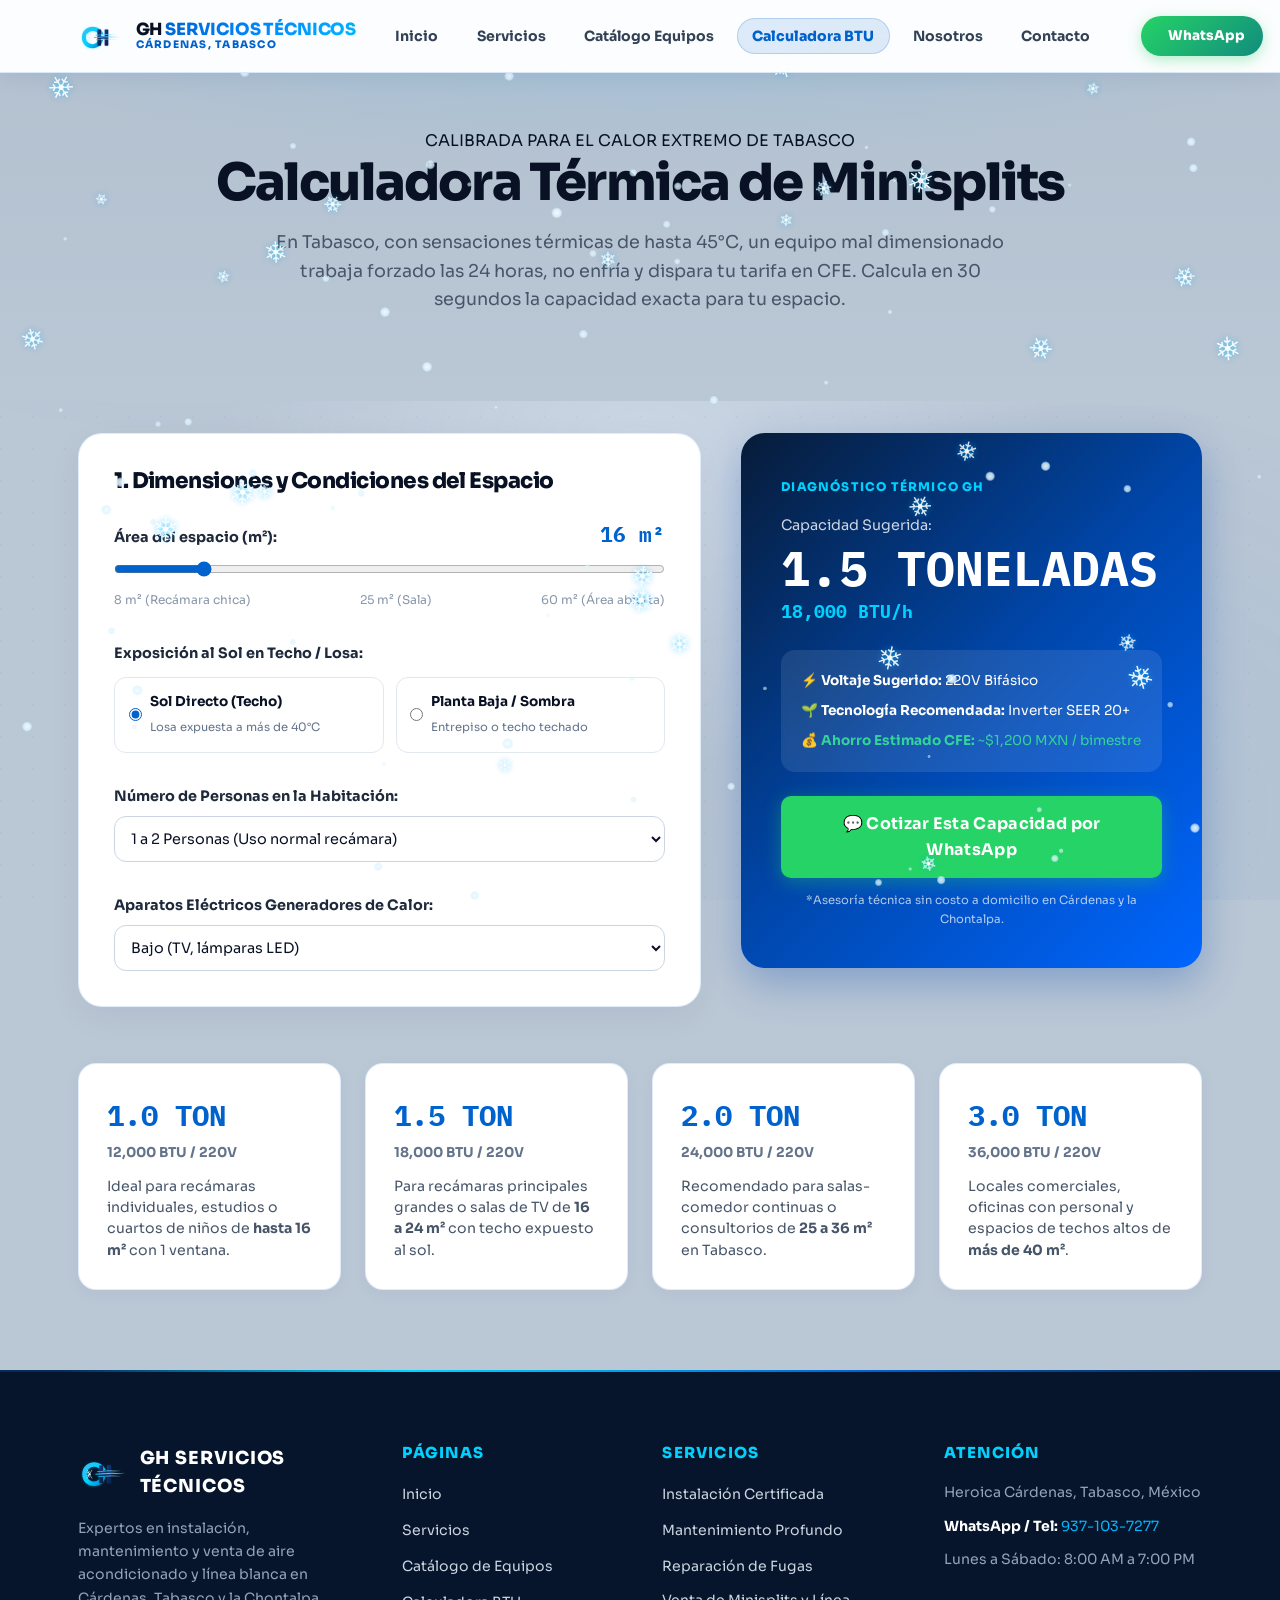
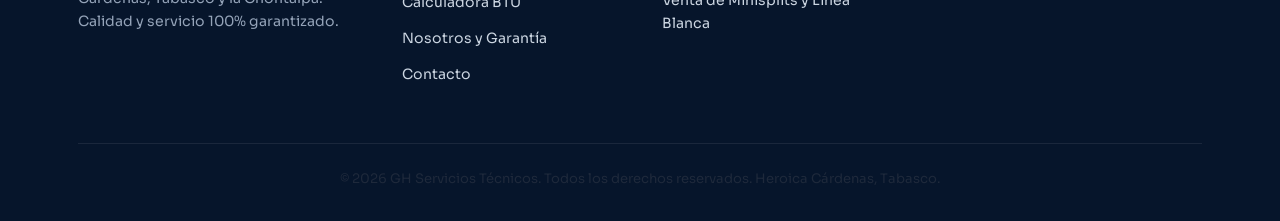
<file: calculadora.html>
<!DOCTYPE html>
<html lang="es-MX">
<head>
    <meta charset="UTF-8">
    <meta name="viewport" content="width=device-width, initial-scale=1.0">
    <title>Calculadora de Capacidad BTU para Tabasco | GH Servicios Técnicos</title>
    <meta name="description" content="Calcula cuántos BTUs y toneladas necesita tu habitación o negocio en Cárdenas y Tabasco. Evita cobros excesivos de CFE con el tonelaje exacto. WhatsApp: 937-103-7277.">
    <meta name="theme-color" content="#0062CC">
    <link rel="icon" type="image/svg+xml" href="assets/emblem-gh.svg">
    <link rel="preconnect" href="https://fonts.googleapis.com">
    <link rel="preconnect" href="https://fonts.gstatic.com" crossorigin>
    <link href="https://fonts.googleapis.com/css2?family=IBM+Plex+Mono:wght@400;600;700&family=Sora:wght@300;400;500;600;700;800&display=swap" rel="stylesheet">
    <link rel="stylesheet" href="css/base.css?v=25">
    <link rel="stylesheet" href="css/loader.css?v=25">
    <link rel="stylesheet" href="css/snow.css?v=25">
    <link rel="stylesheet" href="css/nav.css?v=25">
    <link rel="stylesheet" href="css/calculator.css?v=25">
    <link rel="stylesheet" href="css/footer.css?v=25">
    <link rel="stylesheet" href="css/widget.css?v=25">
    <style>
        .page-hero {
            padding: 8rem 0 3.5rem;
            background: linear-gradient(180deg, #B2C0CF 0%, #BAC7D5 100%);
            text-align: center;
            position: relative;
        }
        .calc-info-grid {
            display: grid;
            grid-template-columns: repeat(auto-fit, minmax(240px, 1fr));
            gap: 1.5rem;
            margin-top: 3.5rem;
        }
        .calc-info-card {
            background: #FFFFFF;
            border: 1px solid rgba(0, 98, 204, 0.12);
            border-radius: 18px;
            padding: 1.75rem;
            box-shadow: 0 4px 18px rgba(0, 50, 120, 0.04);
        }
        .calc-info-card__ton {
            font-size: 1.8rem;
            font-weight: 900;
            font-family: var(--font-mono);
            color: #0062CC;
            margin-bottom: 0.25rem;
        }
        .calc-info-card__btu {
            font-size: 0.85rem;
            font-weight: 700;
            color: #64748B;
            text-transform: uppercase;
            margin-bottom: 0.75rem;
        }
        .calc-info-card__desc {
            font-size: 0.88rem;
            color: #475569;
            line-height: 1.5;
        }
    </style>
</head>
<body>

    <a href="#main-content" class="skip-link">Ir al contenido principal</a>

    <!-- Canvas de Nieve y Escarcha Polar -->
    <canvas id="snowCanvas"></canvas>

    <!-- ===== LOADER (Transición Rápida Criogénica) ===== -->
    <div class="loader" id="loader" aria-label="Cargando calculadora">
        <canvas id="loader-canvas" class="loader__canvas"></canvas>
        <div class="loader__content">
            <div class="loader__brand" id="loader-brand">
                <div class="loader__brand-mark">
                    <img src="assets/emblem-gh.svg" width="300" height="195" alt="GH Servicios Técnicos" class="loader__brand-img">
                </div>
                <h2 class="loader__brand-name">GH SERVICIOS TÉCNICOS</h2>
                <p class="loader__brand-slogan">Cárdenas, Tabasco · Minisplits · Lavadoras · Refrigeración</p>
            </div>
            <div class="loader__scene">
                <div class="loader__thermo">
                    <div class="loader__tube">
                        <div class="loader__tube-glass"></div>
                        <div class="loader__mercury" id="loader-mercury"></div>
                        <div class="loader__tube-frost" id="loader-tube-frost"></div>
                        <div class="loader__scale">
                            <span data-t="40°"></span>
                            <span data-t="30°"></span>
                            <span data-t="20°"></span>
                            <span data-t="16°"></span>
                        </div>
                    </div>
                    <div class="loader__bulb" id="loader-bulb">
                        <div class="loader__bulb-glow"></div>
                    </div>
                </div>
                <div class="loader__readout">
                    <div class="loader__readout-temp">
                        <span class="loader__readout-num" id="loader-temp">28</span>
                        <span class="loader__readout-unit">°C</span>
                    </div>
                    <span class="loader__readout-label" id="loader-status">Cargando calculadora…</span>
                </div>
            </div>
        </div>
        <div class="loader__ice-overlay" id="loader-frost"></div>
    </div>

    <!-- ===== NAV ===== -->
    <header class="nav" id="main-nav">
        <div class="nav__wrap">
            <a href="index.html" class="nav__logo" aria-label="GH Servicios Técnicos — Inicio">
                <div class="nav__logo-svg-wrap">
                    <img src="assets/emblem-gh.svg" width="46" height="30" alt="GH Logo" class="nav__logo-img">
                </div>
                <div class="nav__logo-text">
                    <span class="nav__logo-brand">GH <span class="grad-text">SERVICIOS TÉCNICOS</span></span>
                    <span class="nav__logo-sub">Cárdenas, Tabasco</span>
                </div>
            </a>

            <nav class="nav__links" id="nav-links" aria-label="Navegación principal">
                <a href="index.html" class="nav__link">Inicio</a>
                <a href="servicios.html" class="nav__link">Servicios</a>
                <a href="equipos.html" class="nav__link">Catálogo Equipos</a>
                <a href="calculadora.html" class="nav__link is-active">Calculadora BTU</a>
                <a href="nosotros.html" class="nav__link">Nosotros</a>
                <a href="contacto.html" class="nav__link">Contacto</a>
            </nav>

            <div class="nav__actions">
                <a href="https://wa.me/529371037277?text=Hola%20GH%20Servicios%20T%C3%A9cnicos%2C%20quiero%20asesor%C3%ADa%20BTU" class="nav__cta-wa" target="_blank" rel="noopener" aria-label="WhatsApp">
                    <svg width="18" height="18" viewBox="0 0 24 24" fill="currentColor"><path d="M17.472 14.382c-.297-.149-1.758-.867-2.03-.967-.273-.099-.471-.148-.67.15-.197.297-.767.966-.94 1.164-.173.199-.347.223-.644.075-.297-.15-1.255-.463-2.39-1.475-.883-.788-1.48-1.761-1.653-2.059-.173-.297-.018-.458.13-.606.134-.133.298-.347.446-.52.149-.174.198-.298.298-.497.099-.198.05-.371-.025-.52-.075-.149-.669-1.612-.916-2.207-.242-.579-.487-.5-.669-.51-.173-.008-.371-.01-.57-.01-.198 0-.52.074-.792.372-.272.297-1.04 1.016-1.04 2.479 0 1.462 1.065 2.875 1.213 3.074.149.198 2.096 3.2 5.077 4.487.709.306 1.262.489 1.694.625.712.227 1.36.195 1.871.118.571-.085 1.758-.719 2.006-1.413.248-.694.248-1.289.173-1.413-.074-.124-.272-.198-.57-.347m-5.421 7.403h-.004a9.87 9.87 0 01-5.031-1.378l-.361-.214-3.741.982.998-3.648-.235-.374a9.86 9.86 0 01-1.51-5.26c.001-5.45 4.436-9.884 9.888-9.884 2.64 0 5.122 1.03 6.988 2.898a9.825 9.825 0 012.893 6.994c-.003 5.45-4.437 9.884-9.885 9.884m8.413-18.297A11.815 11.815 0 0012.05 0C5.495 0 .16 5.335.157 11.892c0 2.096.547 4.142 1.588 5.945L.057 24l6.305-1.654a11.882 11.882 0 005.683 1.448h.005c6.554 0 11.89-5.335 11.893-11.893a11.821 11.821 0 00-3.48-8.413z"/></svg>
                    <span>WhatsApp</span>
                </a>
                <button class="nav__burger" id="nav-burger" aria-label="Abrir menú" aria-expanded="false">
                    <span></span><span></span><span></span>
                </button>
            </div>
        </div>
    </header>

    <div class="nav__mobile" id="nav-mobile" aria-hidden="true">
        <nav aria-label="Menú móvil">
            <a href="index.html" class="nav__mob-link">Inicio</a>
            <a href="servicios.html" class="nav__mob-link">Servicios</a>
            <a href="equipos.html" class="nav__mob-link">Catálogo Equipos</a>
            <a href="calculadora.html" class="nav__mob-link">Calculadora BTU</a>
            <a href="nosotros.html" class="nav__mob-link">Nosotros</a>
            <a href="contacto.html" class="nav__mob-link">Contacto</a>
            <a href="https://wa.me/529371037277" class="btn btn--primary btn--full" target="_blank" rel="noopener">WhatsApp</a>
        </nav>
    </div>

    <main id="main-content">

        <!-- ===== HERO ===== -->
        <section class="page-hero">
            <div class="frost-ambient"></div>
            <div class="container" style="max-width: var(--max-w); margin: 0 auto; padding: 0 var(--container-px); position: relative; z-index: 2;">
                <span class="services__kicker">CALIBRADA PARA EL CALOR EXTREMO DE TABASCO</span>
                <h1 style="font-size: clamp(2rem, 4.2vw, 3.2rem); font-weight: 800; color: #091124; margin-bottom: 1rem;">Calculadora Térmica de Minisplits</h1>
                <p style="font-size: 1.1rem; color: #475569; max-width: 760px; margin: 0 auto 2rem; line-height: 1.6;">
                    En Tabasco, con sensaciones térmicas de hasta 45°C, un equipo mal dimensionado trabaja forzado las 24 horas, no enfría y dispara tu tarifa en CFE. Calcula en 30 segundos la capacidad exacta para tu espacio.
                </p>
            </div>
        </section>

        <!-- ===== CALCULADORA INTERACTIVA ===== -->
        <section class="calculator-section" id="calculator" style="padding: 2rem 0 5rem;">
            <div class="container" style="max-width: var(--max-w); margin: 0 auto; padding: 0 var(--container-px);">
                
                <div class="calc-layout">
                    
                    <!-- Formulario de Parámetros -->
                    <div class="calc-inputs-card">
                        <h2 style="font-size: 1.35rem; font-weight: 800; color: #091124; margin-bottom: 1.5rem;">
                            1. Dimensiones y Condiciones del Espacio
                        </h2>

                        <!-- Slider Metros Cuadrados -->
                        <div style="margin-bottom: 2rem;">
                            <div style="display: flex; justify-content: space-between; align-items: baseline; margin-bottom: 0.5rem;">
                                <label for="calc-area" style="font-size: 0.9rem; font-weight: 700; color: #1E293B;">Área del espacio (m²):</label>
                                <span id="calc-area-val" style="font-size: 1.3rem; font-weight: 900; font-family: var(--font-mono); color: #0062CC;">16 m²</span>
                            </div>
                            <input type="range" id="calc-area" min="8" max="60" value="16" step="1" style="width: 100%; accent-color: #0062CC; cursor: pointer;">
                            <div style="display: flex; justify-content: space-between; font-size: 0.75rem; color: #8896AB; margin-top: 0.35rem;">
                                <span>8 m² (Recámara chica)</span>
                                <span>25 m² (Sala)</span>
                                <span>60 m² (Área abierta)</span>
                            </div>
                        </div>

                        <!-- Exposición al Sol -->
                        <div style="margin-bottom: 2rem;">
                            <label style="font-size: 0.9rem; font-weight: 700; color: #1E293B; display: block; margin-bottom: 0.75rem;">
                                Exposición al Sol en Techo / Losa:
                            </label>
                            <div class="calc-sun-options">
                                <label class="calc-radio-label" style="display: flex; align-items: center; gap: 0.5rem; padding: 0.85rem; border: 1px solid #E2E8F0; border-radius: 12px; cursor: pointer;">
                                    <input type="radio" name="sun" value="high" checked style="accent-color: #0062CC;">
                                    <div>
                                        <strong style="display: block; font-size: 0.85rem; color: #091124;">Sol Directo (Techo)</strong>
                                        <span style="font-size: 0.72rem; color: #64748B;">Losa expuesta a más de 40°C</span>
                                    </div>
                                </label>
                                <label class="calc-radio-label" style="display: flex; align-items: center; gap: 0.5rem; padding: 0.85rem; border: 1px solid #E2E8F0; border-radius: 12px; cursor: pointer;">
                                    <input type="radio" name="sun" value="low" style="accent-color: #0062CC;">
                                    <div>
                                        <strong style="display: block; font-size: 0.85rem; color: #091124;">Planta Baja / Sombra</strong>
                                        <span style="font-size: 0.72rem; color: #64748B;">Entrepiso o techo techado</span>
                                    </div>
                                </label>
                            </div>
                        </div>

                        <!-- Ocupantes -->
                        <div style="margin-bottom: 2rem;">
                            <label for="calc-occupants" style="font-size: 0.9rem; font-weight: 700; color: #1E293B; display: block; margin-bottom: 0.5rem;">
                                Número de Personas en la Habitación:
                            </label>
                            <select id="calc-occupants" style="width: 100%; padding: 0.75rem; border-radius: 12px; border: 1px solid #CBD5E1; font-size: 0.9rem; outline: none;">
                                <option value="1">1 a 2 Personas (Uso normal recámara)</option>
                                <option value="3">3 a 4 Personas (Sala de estar familiar)</option>
                                <option value="6">5 o más Personas (Reuniones / Oficina)</option>
                            </select>
                        </div>

                        <!-- Dispositivos / Carga Térmica -->
                        <div>
                            <label for="calc-electronics" style="font-size: 0.9rem; font-weight: 700; color: #1E293B; display: block; margin-bottom: 0.5rem;">
                                Aparatos Eléctricos Generadores de Calor:
                            </label>
                            <select id="calc-electronics" style="width: 100%; padding: 0.75rem; border-radius: 12px; border: 1px solid #CBD5E1; font-size: 0.9rem; outline: none;">
                                <option value="low">Bajo (TV, lámparas LED)</option>
                                <option value="med">Medio (Computadora de escritorio, consolas gamer)</option>
                                <option value="high">Alto (Cocina cercana, refrigerador grande, servidores)</option>
                            </select>
                        </div>
                    </div>

                    <!-- Tarjeta de Resultado Dinámica -->
                    <div class="calc-result-card">
                        <span style="font-size: 0.75rem; font-weight: 800; letter-spacing: 0.1em; color: #00D2FF; text-transform: uppercase;">DIAGNÓSTICO TÉRMICO GH</span>
                        <div style="margin: 1rem 0;">
                            <div style="font-size: 0.9rem; color: rgba(255,255,255,0.8);">Capacidad Sugerida:</div>
                            <div id="calc-result-tons" style="font-size: clamp(2.2rem, 4vw, 3rem); font-weight: 900; font-family: var(--font-mono); line-height: 1.1; margin: 0.25rem 0;">
                                1.5 TONELADAS
                            </div>
                            <div id="calc-result-btu" style="font-size: 1.1rem; color: #00D2FF; font-weight: 700; font-family: var(--font-mono);">
                                18,000 BTU/h
                            </div>
                        </div>

                        <div style="background: rgba(255, 255, 255, 0.1); backdrop-filter: blur(8px); border-radius: 14px; padding: 1.25rem; margin: 1.5rem 0;">
                            <div style="font-size: 0.85rem; margin-bottom: 0.5rem;">
                                <strong>⚡ Voltaje Sugerido:</strong> 220V Bifásico
                            </div>
                            <div style="font-size: 0.85rem; margin-bottom: 0.5rem;">
                                <strong>🌱 Tecnología Recomendada:</strong> Inverter SEER 20+
                            </div>
                            <div style="font-size: 0.85rem; color: #34D399;">
                                <strong>💰 Ahorro Estimado CFE:</strong> <span id="calc-result-saving">~$1,200 MXN / bimestre</span>
                            </div>
                        </div>

                        <a href="https://wa.me/529371037277?text=Hola%20GH%2C%20utilic%C3%A9%20su%20calculadora%20y%20mi%20espacio%20requiere%201.5%20Toneladas%20(18%2C000%20BTU).%20%C2%BFQu%C3%A9%20equipos%20tienen%20disponibles%20con%20instalaci%C3%B3n%20en%20C%C3%A1rdenas%3F" 
                           id="calcWaBtn" class="btn btn--wa btn--full" target="_blank" rel="noopener" style="justify-content: center; font-size: 1rem; padding: 0.9rem;">
                            💬 Cotizar Esta Capacidad por WhatsApp
                        </a>
                        <small style="display: block; text-align: center; color: rgba(255,255,255,0.7); font-size: 0.72rem; margin-top: 0.85rem;">
                            *Asesoría técnica sin costo a domicilio en Cárdenas y la Chontalpa.
                        </small>
                    </div>

                </div>

                <!-- Guía Rápida de Capacidades -->
                <div class="calc-info-grid">
                    <div class="calc-info-card">
                        <div class="calc-info-card__ton">1.0 TON</div>
                        <div class="calc-info-card__btu">12,000 BTU / 220V</div>
                        <p class="calc-info-card__desc">Ideal para recámaras individuales, estudios o cuartos de niños de <strong>hasta 16 m²</strong> con 1 ventana.</p>
                    </div>
                    <div class="calc-info-card">
                        <div class="calc-info-card__ton">1.5 TON</div>
                        <div class="calc-info-card__btu">18,000 BTU / 220V</div>
                        <p class="calc-info-card__desc">Para recámaras principales grandes o salas de TV de <strong>16 a 24 m²</strong> con techo expuesto al sol.</p>
                    </div>
                    <div class="calc-info-card">
                        <div class="calc-info-card__ton">2.0 TON</div>
                        <div class="calc-info-card__btu">24,000 BTU / 220V</div>
                        <p class="calc-info-card__desc">Recomendado para salas-comedor continuas o consultorios de <strong>25 a 36 m²</strong> en Tabasco.</p>
                    </div>
                    <div class="calc-info-card">
                        <div class="calc-info-card__ton">3.0 TON</div>
                        <div class="calc-info-card__btu">36,000 BTU / 220V</div>
                        <p class="calc-info-card__desc">Locales comerciales, oficinas con personal y espacios de techos altos de <strong>más de 40 m²</strong>.</p>
                    </div>
                </div>

            </div>
        </section>

    </main>

    <!-- ===== FOOTER ===== -->
    <footer class="footer">
        <div class="footer__wrap">
            <div class="footer__top">
                <div class="footer__brand">
                    <div class="footer__logo">
                        <img src="assets/emblem-gh.svg" width="50" height="34" alt="GH Emblema">
                        <span>GH SERVICIOS TÉCNICOS</span>
                    </div>
                    <p>Expertos en instalación, mantenimiento y venta de aire acondicionado y línea blanca en Cárdenas, Tabasco y la Chontalpa. Calidad y servicio 100% garantizado.</p>
                </div>
                <div class="footer__col">
                    <h4>Páginas</h4>
                    <ul>
                        <li><a href="index.html">Inicio</a></li>
                        <li><a href="servicios.html">Servicios</a></li>
                        <li><a href="equipos.html">Catálogo de Equipos</a></li>
                        <li><a href="calculadora.html">Calculadora BTU</a></li>
                        <li><a href="nosotros.html">Nosotros y Garantía</a></li>
                        <li><a href="contacto.html">Contacto</a></li>
                    </ul>
                </div>
                <div class="footer__col">
                    <h4>Servicios</h4>
                    <ul>
                        <li><a href="servicios.html#instalacion">Instalación Certificada</a></li>
                        <li><a href="servicios.html#mantenimiento">Mantenimiento Profundo</a></li>
                        <li><a href="servicios.html#reparacion">Reparación de Fugas</a></li>
                        <li><a href="equipos.html">Venta de Minisplits y Línea Blanca</a></li>
                    </ul>
                </div>
                <div class="footer__col">
                    <h4>Atención</h4>
                    <p>Heroica Cárdenas, Tabasco, México</p>
                    <p><strong>WhatsApp / Tel:</strong> <a href="https://wa.me/529371037277" style="color: #00B8FF;">937-103-7277</a></p>
                    <p>Lunes a Sábado: 8:00 AM a 7:00 PM</p>
                </div>
            </div>
            <div class="footer__bottom">
                <p>&copy; 2026 GH Servicios Técnicos. Todos los derechos reservados. Heroica Cárdenas, Tabasco.</p>
            </div>
        </div>
    </footer>

    <div id="gh-widget-container"></div>

    <script src="js/snow.js?v=26"></script>
    <script src="js/app.js?v=26"></script>
</body>
</html>
</file>
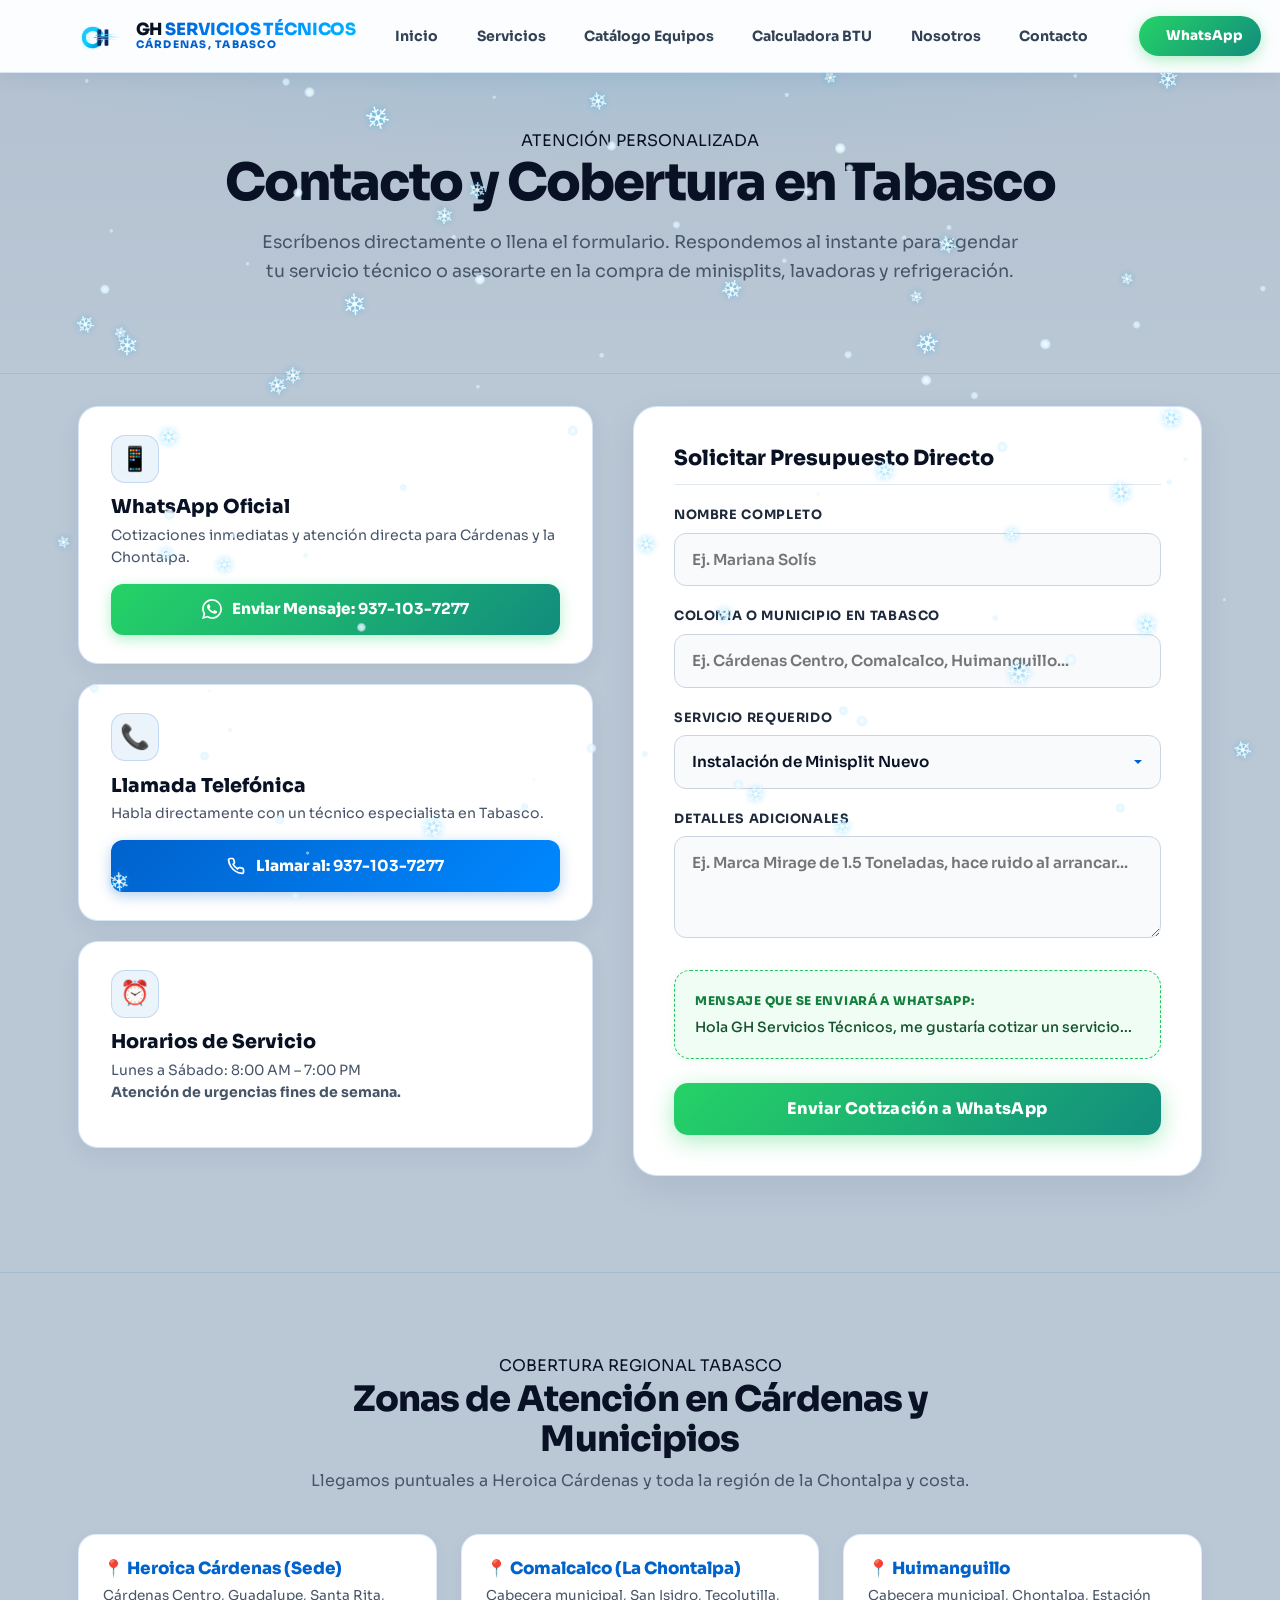
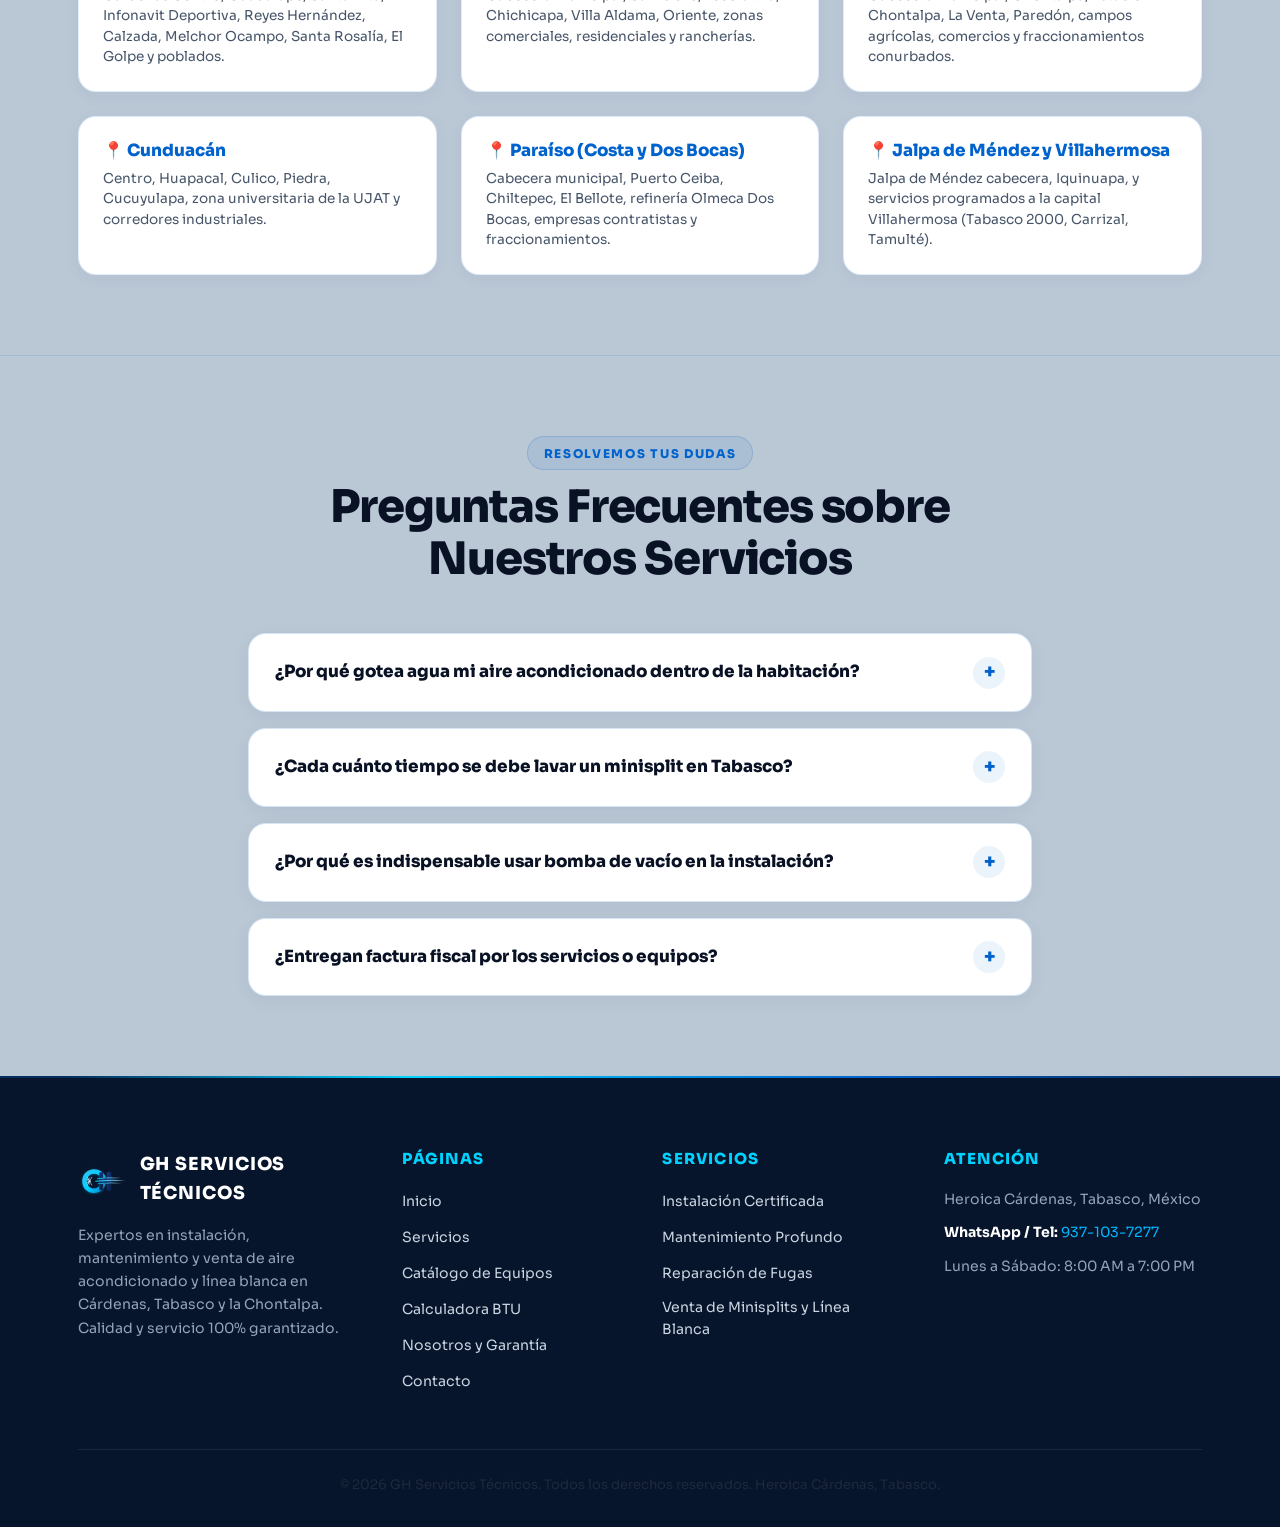
<file: contacto.html>
<!DOCTYPE html>
<html lang="es-MX">
<head>
    <meta charset="UTF-8">
    <meta name="viewport" content="width=device-width, initial-scale=1.0">
    <title>Contacto y Cobertura en Cárdenas, Tabasco | GH Servicios Técnicos</title>
    <meta name="description" content="Contáctanos para servicio de aire acondicionado y línea blanca en Cárdenas, Tabasco. WhatsApp directo 937-103-7277. Cobertura en Cárdenas, Comalcalco, Huimanguillo, Cunduacán y Paraíso.">
    <meta name="theme-color" content="#0062CC">
    <link rel="icon" type="image/svg+xml" href="assets/emblem-gh.svg">
    <link rel="preconnect" href="https://fonts.googleapis.com">
    <link rel="preconnect" href="https://fonts.gstatic.com" crossorigin>
    <link href="https://fonts.googleapis.com/css2?family=IBM+Plex+Mono:wght@400;600;700&family=Sora:wght@300;400;500;600;700;800&display=swap" rel="stylesheet">
    <link rel="stylesheet" href="css/base.css?v=25">
    <link rel="stylesheet" href="css/loader.css?v=25">
    <link rel="stylesheet" href="css/snow.css?v=25">
    <link rel="stylesheet" href="css/nav.css?v=25">
    <link rel="stylesheet" href="css/contact.css?v=25">
    <link rel="stylesheet" href="css/faq.css?v=25">
    <link rel="stylesheet" href="css/footer.css?v=25">
    <link rel="stylesheet" href="css/widget.css?v=25">
    <style>
        .page-hero {
            padding: 8rem 0 3.5rem;
            background: linear-gradient(180deg, #B2C0CF 0%, #BAC7D5 100%);
            text-align: center;
            position: relative;
        }
        .zones-grid {
            display: grid;
            grid-template-columns: repeat(auto-fit, minmax(280px, 1fr));
            gap: 1.5rem;
            margin-top: 2rem;
        }
        .zone-card {
            background: #FFFFFF;
            border-radius: 18px;
            border: 1px solid rgba(0, 98, 204, 0.12);
            padding: 1.5rem;
            box-shadow: 0 4px 18px rgba(0, 50, 120, 0.04);
        }
        .zone-card h4 {
            font-size: 1.05rem;
            font-weight: 800;
            color: #0062CC;
            margin-bottom: 0.5rem;
            display: flex;
            align-items: center;
            gap: 0.4rem;
        }
        .zone-card p {
            font-size: 0.85rem;
            color: #475569;
            line-height: 1.5;
        }
    </style>
</head>
<body>

    <a href="#main-content" class="skip-link">Ir al contenido principal</a>

    <!-- Canvas de Nieve y Escarcha Polar -->
    <canvas id="snowCanvas"></canvas>

    <!-- ===== LOADER (Transición Rápida Criogénica) ===== -->
    <div class="loader" id="loader" aria-label="Cargando contacto">
        <canvas id="loader-canvas" class="loader__canvas"></canvas>
        <div class="loader__content">
            <div class="loader__brand" id="loader-brand">
                <div class="loader__brand-mark">
                    <img src="assets/emblem-gh.svg" width="300" height="195" alt="GH Servicios Técnicos" class="loader__brand-img">
                </div>
                <h2 class="loader__brand-name">GH SERVICIOS TÉCNICOS</h2>
                <p class="loader__brand-slogan">Cárdenas, Tabasco · Venta · Instalación · Mantenimiento</p>
            </div>
            <div class="loader__scene">
                <div class="loader__thermo">
                    <div class="loader__tube">
                        <div class="loader__tube-glass"></div>
                        <div class="loader__mercury" id="loader-mercury"></div>
                        <div class="loader__tube-frost" id="loader-tube-frost"></div>
                        <div class="loader__scale">
                            <span data-t="40°"></span>
                            <span data-t="30°"></span>
                            <span data-t="20°"></span>
                            <span data-t="16°"></span>
                        </div>
                    </div>
                    <div class="loader__bulb" id="loader-bulb">
                        <div class="loader__bulb-glow"></div>
                    </div>
                </div>
                <div class="loader__readout">
                    <div class="loader__readout-temp">
                        <span class="loader__readout-num" id="loader-temp">28</span>
                        <span class="loader__readout-unit">°C</span>
                    </div>
                    <span class="loader__readout-label" id="loader-status">Cargando…</span>
                </div>
            </div>
        </div>
        <div class="loader__ice-overlay" id="loader-frost"></div>
    </div>

    <!-- ===== NAV ===== -->
    <header class="nav" id="main-nav">
        <div class="nav__wrap">
            <a href="index.html" class="nav__logo" aria-label="GH Servicios Técnicos — Inicio">
                <div class="nav__logo-svg-wrap">
                    <img src="assets/emblem-gh.svg" width="46" height="30" alt="GH Logo" class="nav__logo-img">
                </div>
                <div class="nav__logo-text">
                    <span class="nav__logo-brand">GH <span class="grad-text">SERVICIOS TÉCNICOS</span></span>
                    <span class="nav__logo-sub">Cárdenas, Tabasco</span>
                </div>
            </a>

            <nav class="nav__links" id="nav-links" aria-label="Navegación principal">
                <a href="index.html" class="nav__link">Inicio</a>
                <a href="servicios.html" class="nav__link">Servicios</a>
                <a href="equipos.html" class="nav__link">Catálogo Equipos</a>
                <a href="calculadora.html" class="nav__link">Calculadora BTU</a>
                <a href="nosotros.html" class="nav__link">Nosotros</a>
                <a href="contacto.html" class="nav__link is-active">Contacto</a>
            </nav>

            <div class="nav__actions">
                <a href="https://wa.me/529371037277?text=Hola%20GH%20Servicios%20T%C3%A9cnicos%2C%20quiero%20cotizar" class="nav__cta-wa" target="_blank" rel="noopener" aria-label="WhatsApp">
                    <svg width="18" height="18" viewBox="0 0 24 24" fill="currentColor"><path d="M17.472 14.382c-.297-.149-1.758-.867-2.03-.967-.273-.099-.471-.148-.67.15-.197.297-.767.966-.94 1.164-.173.199-.347.223-.644.075-.297-.15-1.255-.463-2.39-1.475-.883-.788-1.48-1.761-1.653-2.059-.173-.297-.018-.458.13-.606.134-.133.298-.347.446-.52.149-.174.198-.298.298-.497.099-.198.05-.371-.025-.52-.075-.149-.669-1.612-.916-2.207-.242-.579-.487-.5-.669-.51-.173-.008-.371-.01-.57-.01-.198 0-.52.074-.792.372-.272.297-1.04 1.016-1.04 2.479 0 1.462 1.065 2.875 1.213 3.074.149.198 2.096 3.2 5.077 4.487.709.306 1.262.489 1.694.625.712.227 1.36.195 1.871.118.571-.085 1.758-.719 2.006-1.413.248-.694.248-1.289.173-1.413-.074-.124-.272-.198-.57-.347m-5.421 7.403h-.004a9.87 9.87 0 01-5.031-1.378l-.361-.214-3.741.982.998-3.648-.235-.374a9.86 9.86 0 01-1.51-5.26c.001-5.45 4.436-9.884 9.888-9.884 2.64 0 5.122 1.03 6.988 2.898a9.825 9.825 0 012.893 6.994c-.003 5.45-4.437 9.884-9.885 9.884m8.413-18.297A11.815 11.815 0 0012.05 0C5.495 0 .16 5.335.157 11.892c0 2.096.547 4.142 1.588 5.945L.057 24l6.305-1.654a11.882 11.882 0 005.683 1.448h.005c6.554 0 11.89-5.335 11.893-11.893a11.821 11.821 0 00-3.48-8.413z"/></svg>
                    <span>WhatsApp</span>
                </a>
                <button class="nav__burger" id="nav-burger" aria-label="Abrir menú" aria-expanded="false">
                    <span></span><span></span><span></span>
                </button>
            </div>
        </div>
    </header>

    <div class="nav__mobile" id="nav-mobile" aria-hidden="true">
        <nav aria-label="Menú móvil">
            <a href="index.html" class="nav__mob-link">Inicio</a>
            <a href="servicios.html" class="nav__mob-link">Servicios</a>
            <a href="equipos.html" class="nav__mob-link">Catálogo Equipos</a>
            <a href="calculadora.html" class="nav__mob-link">Calculadora BTU</a>
            <a href="nosotros.html" class="nav__mob-link">Nosotros</a>
            <a href="contacto.html" class="nav__mob-link">Contacto</a>
            <a href="https://wa.me/529371037277" class="btn btn--primary btn--full" target="_blank" rel="noopener">WhatsApp</a>
        </nav>
    </div>

    <main id="main-content">

        <!-- ===== HERO ===== -->
        <section class="page-hero">
            <div class="frost-ambient"></div>
            <div class="container" style="max-width: var(--max-w); margin: 0 auto; padding: 0 var(--container-px); position: relative; z-index: 2;">
                <span class="services__kicker">ATENCIÓN PERSONALIZADA</span>
                <h1 style="font-size: clamp(2rem, 4.2vw, 3.2rem); font-weight: 800; color: #091124; margin-bottom: 1rem;">Contacto y Cobertura en Tabasco</h1>
                <p style="font-size: 1.1rem; color: #475569; max-width: 760px; margin: 0 auto 2rem; line-height: 1.6;">
                    Escríbenos directamente o llena el formulario. Respondemos al instante para agendar tu servicio técnico o asesorarte en la compra de minisplits, lavadoras y refrigeración.
                </p>
            </div>
        </section>

        <!-- ===== FORMULARIO & CANALES ===== -->
        <section class="contact" id="contacto" style="padding-top: 2rem;">
            <div class="contact__wrap">
                <div class="contact__content">
                    
                    <div class="contact__info">
                        <div class="contact__info-card">
                            <span class="contact__info-icon">📱</span>
                            <h3>WhatsApp Oficial</h3>
                            <p>Cotizaciones inmediatas y atención directa para Cárdenas y la Chontalpa.</p>
                            <a href="https://wa.me/529371037277?text=Hola%20GH%20Servicios%20T%C3%A9cnicos%2C%20quiero%20solicitar%20un%20servicio%20t%C3%A9cnico%20en%20Tabasco" target="_blank" rel="noopener" class="contact__btn-msg" aria-label="Enviar WhatsApp al 937-103-7277">
                                <svg width="20" height="20" viewBox="0 0 24 24" fill="currentColor"><path d="M17.472 14.382c-.297-.149-1.758-.867-2.03-.967-.273-.099-.471-.148-.67.15-.197.297-.767.966-.94 1.164-.173.199-.347.223-.644.075-.297-.15-1.255-.463-2.39-1.475-.883-.788-1.48-1.761-1.653-2.059-.173-.297-.018-.458.13-.606.134-.133.298-.347.446-.52.149-.174.198-.298.298-.497.099-.198.05-.371-.025-.52-.075-.149-.669-1.612-.916-2.207-.242-.579-.487-.5-.669-.51-.173-.008-.371-.01-.57-.01-.198 0-.52.074-.792.372-.272.297-1.04 1.016-1.04 2.479 0 1.462 1.065 2.875 1.213 3.074.149.198 2.096 3.2 5.077 4.487.709.306 1.262.489 1.694.625.712.227 1.36.195 1.871.118.571-.085 1.758-.719 2.006-1.413.248-.694.248-1.289.173-1.413-.074-.124-.272-.198-.57-.347m-5.421 7.403h-.004a9.87 9.87 0 01-5.031-1.378l-.361-.214-3.741.982.998-3.648-.235-.374a9.86 9.86 0 01-1.51-5.26c.001-5.45 4.436-9.884 9.888-9.884 2.64 0 5.122 1.03 6.988 2.898a9.825 9.825 0 012.893 6.994c-.003 5.45-4.437 9.884-9.885 9.884m8.413-18.297A11.815 11.815 0 0012.05 0C5.495 0 .16 5.335.157 11.892c0 2.096.547 4.142 1.588 5.945L.057 24l6.305-1.654a11.882 11.882 0 005.683 1.448h.005c6.554 0 11.89-5.335 11.893-11.893a11.821 11.821 0 00-3.48-8.413z"/></svg>
                                <span>Enviar Mensaje: <strong>937-103-7277</strong></span>
                            </a>
                        </div>
                        <div class="contact__info-card">
                            <span class="contact__info-icon">📞</span>
                            <h3>Llamada Telefónica</h3>
                            <p>Habla directamente con un técnico especialista en Tabasco.</p>
                            <a href="tel:9371037277" class="contact__btn-call" aria-label="Llamar al 937-103-7277">
                                <svg width="18" height="18" viewBox="0 0 24 24" fill="none" stroke="currentColor" stroke-width="2.3" stroke-linecap="round" stroke-linejoin="round"><path d="M22 16.92v3a2 2 0 0 1-2.18 2 19.79 19.79 0 0 1-8.63-3.07 19.5 19.5 0 0 1-6-6 19.79 19.79 0 0 1-3.07-8.67A2 2 0 0 1 4.11 2h3a2 2 0 0 1 2 1.72 12.84 12.84 0 0 0 .7 2.81 2 2 0 0 1-.45 2.11L8.09 9.91a16 16 0 0 0 6 6l1.27-1.27a2 2 0 0 1 2.11-.45 12.84 12.84 0 0 0 2.81.7A2 2 0 0 1 22 16.92z"/></svg>
                                <span>Llamar al: <strong>937-103-7277</strong></span>
                            </a>
                        </div>
                        <div class="contact__info-card">
                            <span class="contact__info-icon">⏰</span>
                            <h3>Horarios de Servicio</h3>
                            <p>Lunes a Sábado: 8:00 AM – 7:00 PM<br><strong>Atención de urgencias fines de semana.</strong></p>
                        </div>
                    </div>

                    <form class="contact__form" id="contactForm" onsubmit="return false;">
                        <h3 style="font-size: 1.3rem; font-weight: 800; color: #091124; margin-bottom: 1.25rem;">
                            Solicitar Presupuesto Directo
                        </h3>
                        <div class="form-group">
                            <label for="c-name">Nombre Completo</label>
                            <input type="text" id="c-name" name="name" placeholder="Ej. Mariana Solís" required>
                        </div>
                        <div class="form-group">
                            <label for="c-colonia">Colonia o Municipio en Tabasco</label>
                            <input type="text" id="c-colonia" name="colonia" placeholder="Ej. Cárdenas Centro, Comalcalco, Huimanguillo..." required>
                        </div>
                        <div class="form-group">
                            <label for="c-service">Servicio Requerido</label>
                            <select id="c-service" name="service" required>
                                <option value="instalacion">Instalación de Minisplit Nuevo</option>
                                <option value="mantenimiento">Mantenimiento Preventivo (Lavado a presión)</option>
                                <option value="reparacion">Reparación de Fuga / Goteo de Agua</option>
                                <option value="compra">Compra de Minisplit o Línea Blanca</option>
                                <option value="otro">Asesoría / Otro servicio</option>
                            </select>
                        </div>
                        <div class="form-group">
                            <label for="c-notes">Detalles Adicionales</label>
                            <textarea id="c-notes" name="notes" rows="3" placeholder="Ej. Marca Mirage de 1.5 Toneladas, hace ruido al arrancar..."></textarea>
                        </div>

                        <!-- Burbuja de WhatsApp en vivo -->
                        <div class="contact__preview" id="waPreviewBox">
                            <div class="contact__preview-bubble">
                                <span class="contact__preview-label">Mensaje que se enviará a WhatsApp:</span>
                                <p id="waPreviewText">Hola GH Servicios Técnicos, me gustaría cotizar...</p>
                            </div>
                        </div>

                        <button type="submit" class="btn btn--wa btn--full" id="btnSendWa">
                            <span>Enviar Cotización a WhatsApp</span>
                        </button>
                    </form>
                </div>
            </div>
        </section>

        <!-- ===== ZONAS DE COBERTURA ===== -->
        <section style="padding: 5rem 0; background: #BAC7D5; border-top: 1px solid rgba(0, 98, 204, 0.12);">
            <div class="container" style="max-width: var(--max-w); margin: 0 auto; padding: 0 var(--container-px);">
                <div style="text-align: center; max-width: 700px; margin: 0 auto 2.5rem;">
                    <span class="services__kicker">COBERTURA REGIONAL TABASCO</span>
                    <h2 style="font-size: 2.2rem; font-weight: 800; color: #091124;">Zonas de Atención en Cárdenas y Municipios</h2>
                    <p style="color: #475569; margin-top: 0.5rem;">Llegamos puntuales a Heroica Cárdenas y toda la región de la Chontalpa y costa.</p>
                </div>

                <div class="zones-grid">
                    <div class="zone-card">
                        <h4>📍 Heroica Cárdenas (Sede)</h4>
                        <p>Cárdenas Centro, Guadalupe, Santa Rita, Infonavit Deportiva, Reyes Hernández, Calzada, Melchor Ocampo, Santa Rosalía, El Golpe y poblados.</p>
                    </div>
                    <div class="zone-card">
                        <h4>📍 Comalcalco (La Chontalpa)</h4>
                        <p>Cabecera municipal, San Isidro, Tecolutilla, Chichicapa, Villa Aldama, Oriente, zonas comerciales, residenciales y rancherías.</p>
                    </div>
                    <div class="zone-card">
                        <h4>📍 Huimanguillo</h4>
                        <p>Cabecera municipal, Chontalpa, Estación Chontalpa, La Venta, Paredón, campos agrícolas, comercios y fraccionamientos conurbados.</p>
                    </div>
                    <div class="zone-card">
                        <h4>📍 Cunduacán</h4>
                        <p>Centro, Huapacal, Culico, Piedra, Cucuyulapa, zona universitaria de la UJAT y corredores industriales.</p>
                    </div>
                    <div class="zone-card">
                        <h4>📍 Paraíso (Costa y Dos Bocas)</h4>
                        <p>Cabecera municipal, Puerto Ceiba, Chiltepec, El Bellote, refinería Olmeca Dos Bocas, empresas contratistas y fraccionamientos.</p>
                    </div>
                    <div class="zone-card">
                        <h4>📍 Jalpa de Méndez y Villahermosa</h4>
                        <p>Jalpa de Méndez cabecera, Iquinuapa, y servicios programados a la capital Villahermosa (Tabasco 2000, Carrizal, Tamulté).</p>
                    </div>
                </div>
            </div>
        </section>

        <!-- ===== PREGUNTAS FRECUENTES (FAQ) ===== -->
        <section class="faq" id="faq" style="background: #BAC7D5; padding: 5rem 0;">
            <div class="faq__wrap">
                <div class="faq__header">
                    <span class="faq__kicker">RESOLVEMOS TUS DUDAS</span>
                    <h2 class="faq__title">Preguntas Frecuentes sobre Nuestros Servicios</h2>
                </div>

                <div class="faq__accordion">
                    <div class="faq__item">
                        <button class="faq__question" aria-expanded="false">
                            <span>¿Por qué gotea agua mi aire acondicionado dentro de la habitación?</span>
                            <span class="faq__icon">+</span>
                        </button>
                        <div class="faq__answer">
                            <p>El 95% de las veces se debe a que la charola de condensados o la manguera de desagüe está obstruida por acumulación de moho, polvo y gel de bacterias. Con nuestro mantenimiento profundo destapamos y sanitizamos la línea por completo.</p>
                        </div>
                    </div>

                    <div class="faq__item">
                        <button class="faq__question" aria-expanded="false">
                            <span>¿Cada cuánto tiempo se debe lavar un minisplit en Tabasco?</span>
                            <span class="faq__icon">+</span>
                        </button>
                        <div class="faq__answer">
                            <p>En el clima de Tabasco (calor extremo continuo y humedad superior al 80%), lo ideal es realizar un mantenimiento preventivo cada 4 a 6 meses en uso residencial, y cada 2 a 3 meses en oficinas o comercios para evitar altos consumos de CFE y malos olores.</p>
                        </div>
                    </div>

                    <div class="faq__item">
                        <button class="faq__question" aria-expanded="false">
                            <span>¿Por qué es indispensable usar bomba de vacío en la instalación?</span>
                            <span class="faq__icon">+</span>
                        </button>
                        <div class="faq__answer">
                            <p>La bomba de vacío extrae el aire y la humedad presentes en la tubería de cobre antes de abrir las válvulas de gas. Si no se hace vacío, la humedad se mezcla con el aceite del compresor formando ácido que degrada el motor y anula la garantía de fábrica.</p>
                        </div>
                    </div>

                    <div class="faq__item">
                        <button class="faq__question" aria-expanded="false">
                            <span>¿Entregan factura fiscal por los servicios o equipos?</span>
                            <span class="faq__icon">+</span>
                        </button>
                        <div class="faq__answer">
                            <p>Sí, emitimos factura fiscal electrónica (CFDI) para personas físicas y morales en todos nuestros servicios de instalación, mantenimiento y venta de minisplits y línea blanca.</p>
                        </div>
                    </div>
                </div>
            </div>
        </section>

    </main>

    <!-- ===== FOOTER ===== -->
    <footer class="footer">
        <div class="footer__wrap">
            <div class="footer__top">
                <div class="footer__brand">
                    <div class="footer__logo">
                        <img src="assets/emblem-gh.svg" width="50" height="34" alt="GH Emblema">
                        <span>GH SERVICIOS TÉCNICOS</span>
                    </div>
                    <p>Expertos en instalación, mantenimiento y venta de aire acondicionado y línea blanca en Cárdenas, Tabasco y la Chontalpa. Calidad y servicio 100% garantizado.</p>
                </div>
                <div class="footer__col">
                    <h4>Páginas</h4>
                    <ul>
                        <li><a href="index.html">Inicio</a></li>
                        <li><a href="servicios.html">Servicios</a></li>
                        <li><a href="equipos.html">Catálogo de Equipos</a></li>
                        <li><a href="calculadora.html">Calculadora BTU</a></li>
                        <li><a href="nosotros.html">Nosotros y Garantía</a></li>
                        <li><a href="contacto.html">Contacto</a></li>
                    </ul>
                </div>
                <div class="footer__col">
                    <h4>Servicios</h4>
                    <ul>
                        <li><a href="servicios.html#instalacion">Instalación Certificada</a></li>
                        <li><a href="servicios.html#mantenimiento">Mantenimiento Profundo</a></li>
                        <li><a href="servicios.html#reparacion">Reparación de Fugas</a></li>
                        <li><a href="equipos.html">Venta de Minisplits y Línea Blanca</a></li>
                    </ul>
                </div>
                <div class="footer__col">
                    <h4>Atención</h4>
                    <p>Heroica Cárdenas, Tabasco, México</p>
                    <p><strong>WhatsApp / Tel:</strong> <a href="https://wa.me/529371037277" style="color: #00B8FF;">937-103-7277</a></p>
                    <p>Lunes a Sábado: 8:00 AM a 7:00 PM</p>
                </div>
            </div>
            <div class="footer__bottom">
                <p>&copy; 2026 GH Servicios Técnicos. Todos los derechos reservados. Heroica Cárdenas, Tabasco.</p>
            </div>
        </div>
    </footer>

    <div id="gh-widget-container"></div>

    <script src="js/snow.js?v=26"></script>
    <script src="js/app.js?v=26"></script>
</body>
</html>
</file>
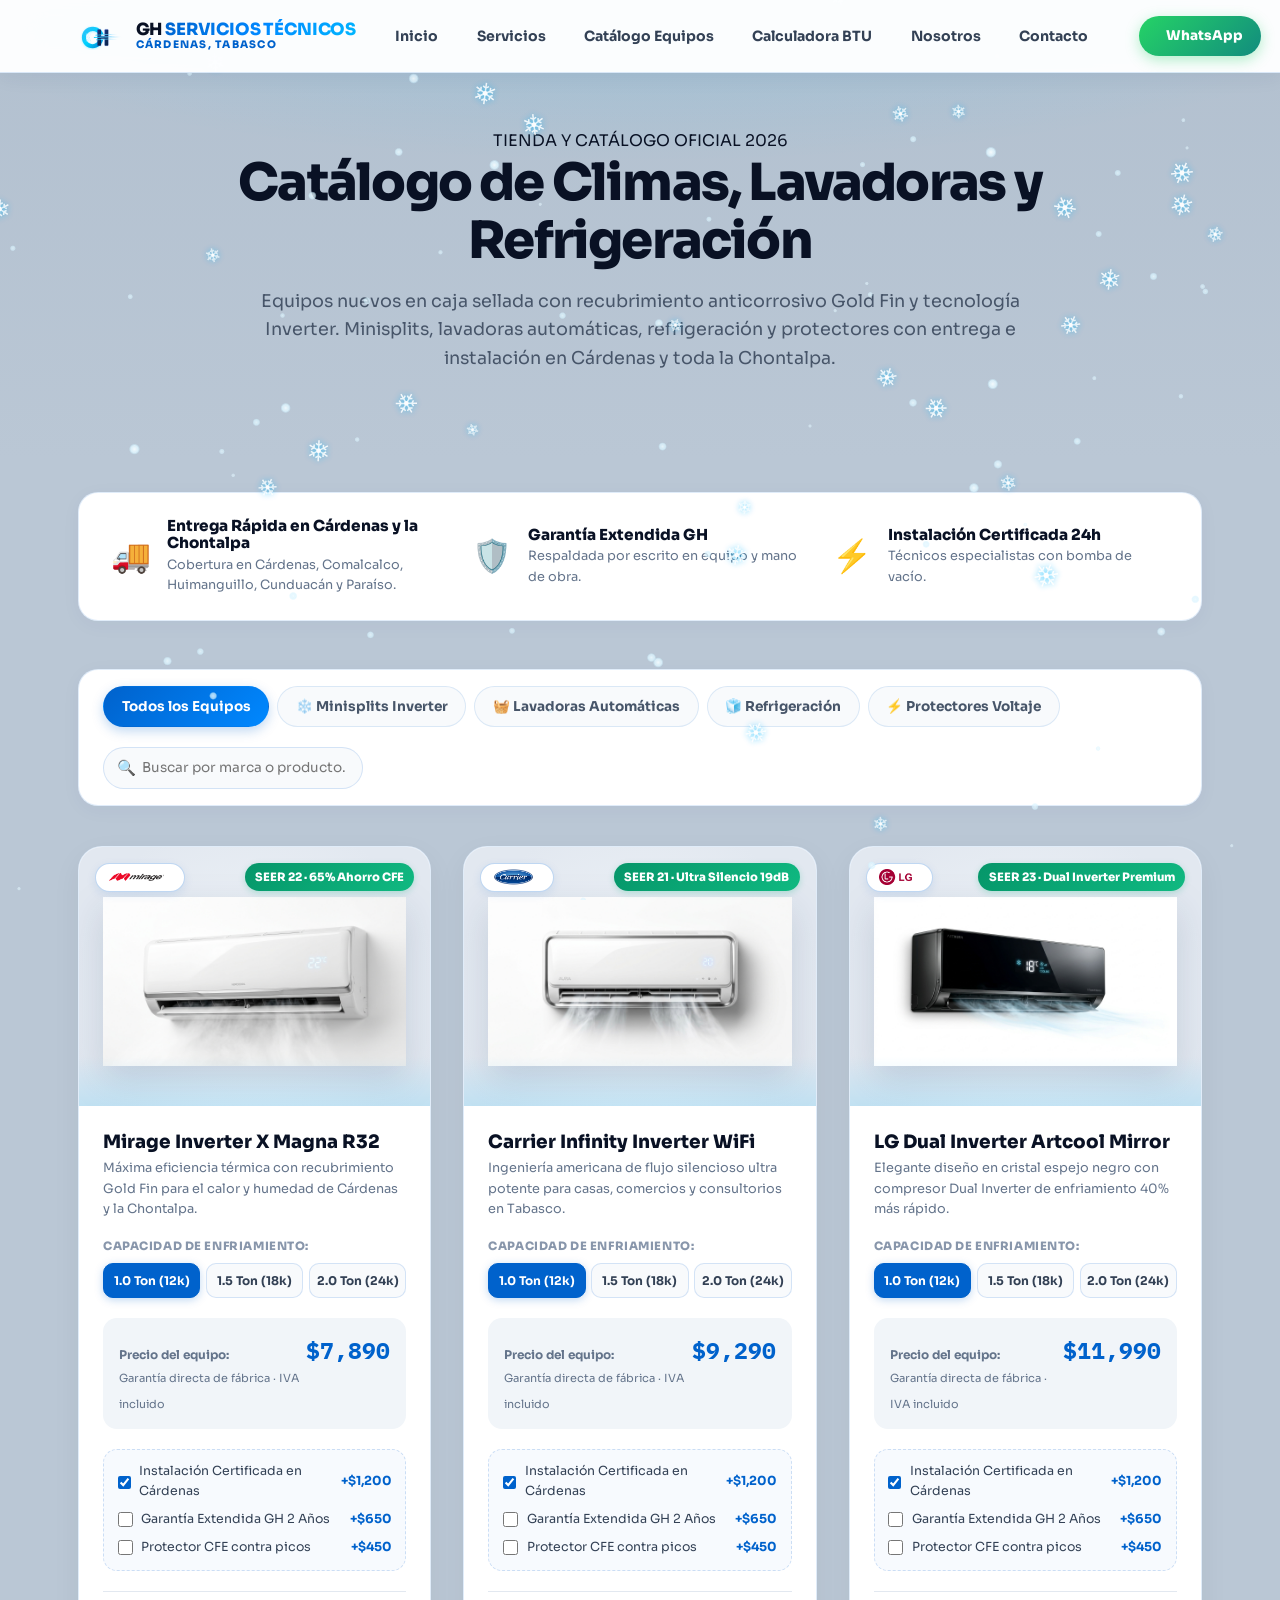
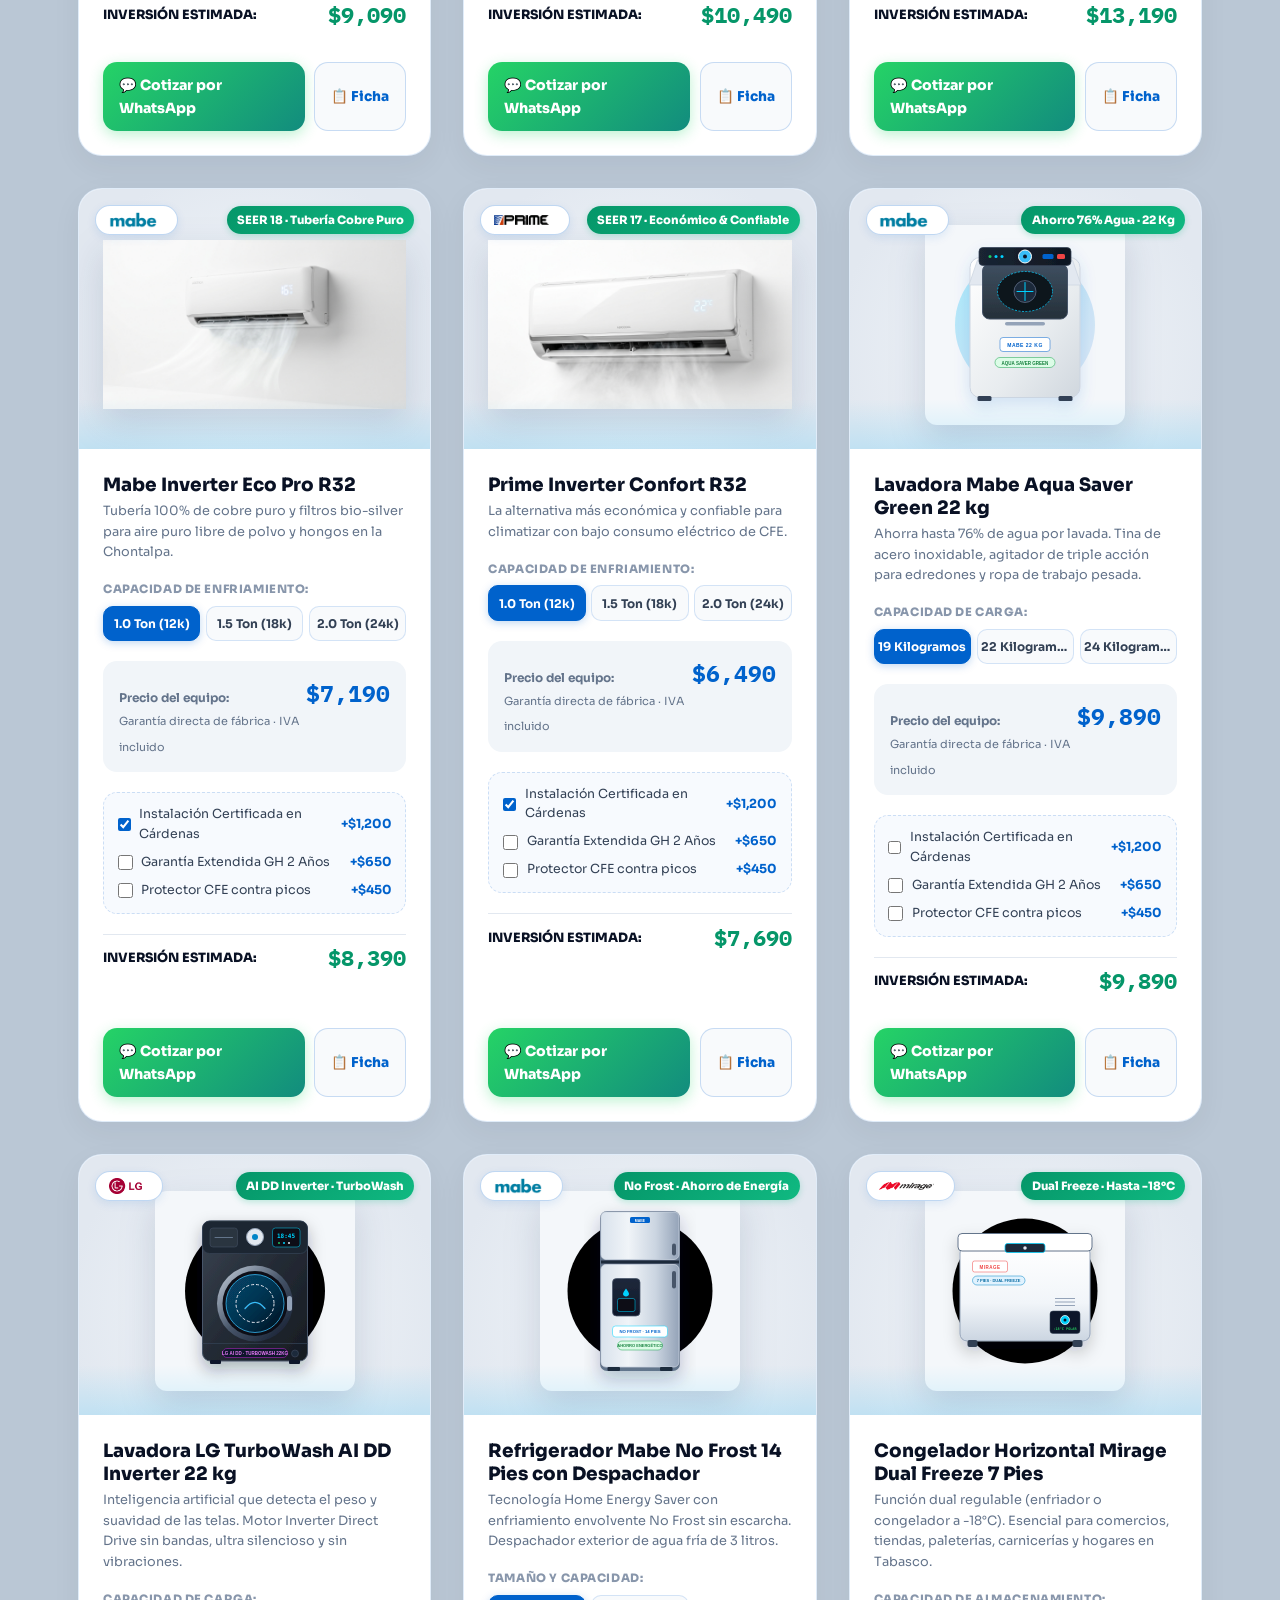
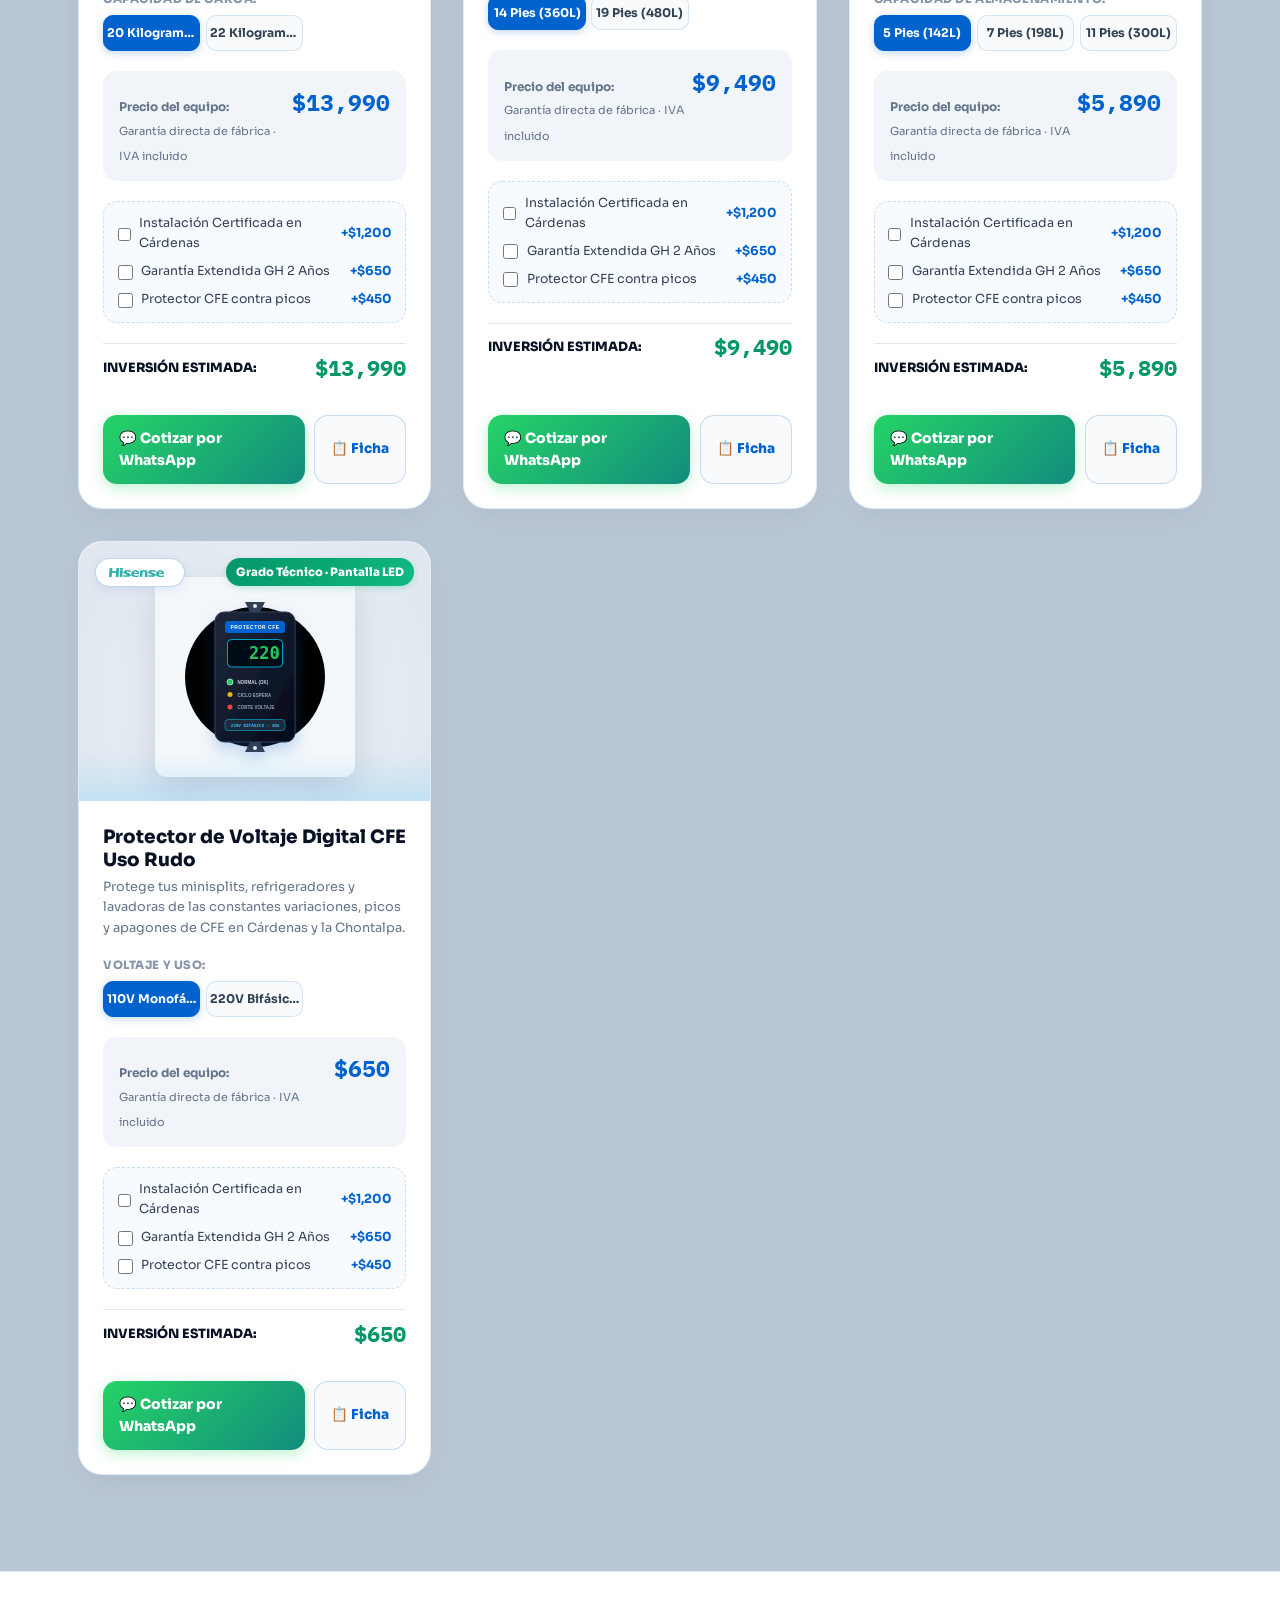
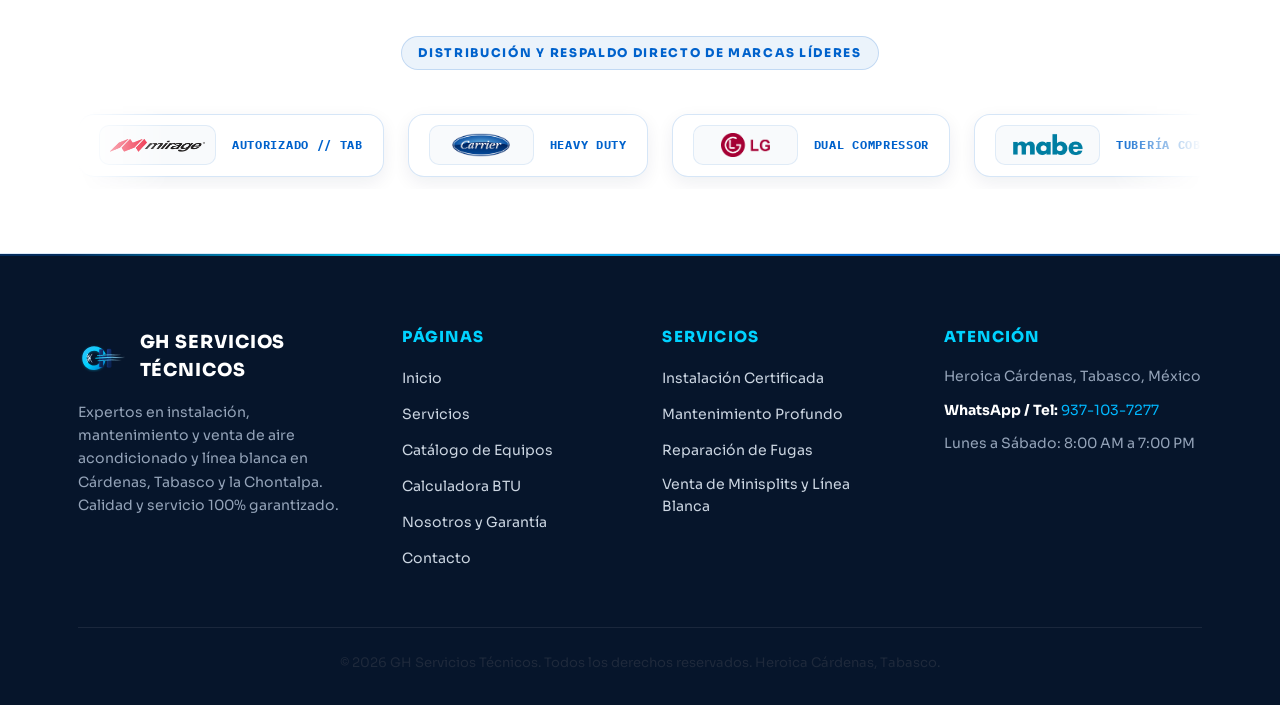
<file: equipos.html>
<!DOCTYPE html>
<html lang="es-MX">
<head>
    <meta charset="UTF-8">
    <meta name="viewport" content="width=device-width, initial-scale=1.0">
    <title>Catálogo de Climas, Lavadoras y Refrigeración | GH Servicios Técnicos Cárdenas</title>
    <meta name="description" content="Venta de minisplits Inverter, lavadoras, refrigeración y protectores de voltaje en Cárdenas, Tabasco. Mirage, Carrier, LG, Mabe, Hisense, Prime. WhatsApp: 937-103-7277.">
    <meta name="theme-color" content="#0062CC">
    <link rel="icon" type="image/svg+xml" href="assets/emblem-gh.svg">
    <link rel="preconnect" href="https://fonts.googleapis.com">
    <link rel="preconnect" href="https://fonts.gstatic.com" crossorigin>
    <link href="https://fonts.googleapis.com/css2?family=IBM+Plex+Mono:wght@400;600;700&family=Sora:wght@300;400;500;600;700;800&display=swap" rel="stylesheet">
    <link rel="stylesheet" href="css/base.css?v=25">
    <link rel="stylesheet" href="css/loader.css?v=25">
    <link rel="stylesheet" href="css/snow.css?v=25">
    <link rel="stylesheet" href="css/nav.css?v=25">
    <link rel="stylesheet" href="css/catalog.css?v=25">
    <link rel="stylesheet" href="css/brands.css?v=25">
    <link rel="stylesheet" href="css/footer.css?v=25">
    <link rel="stylesheet" href="css/widget.css?v=25">
    <style>
        .page-hero {
            padding: 8rem 0 3.5rem;
            background: linear-gradient(180deg, #B2C0CF 0%, #BAC7D5 100%);
            text-align: center;
            position: relative;
        }
        .trust-banner {
            background: #FFFFFF;
            border: 1px solid rgba(0, 98, 204, 0.12);
            border-radius: 20px;
            padding: 1.5rem 2rem;
            display: grid;
            grid-template-columns: repeat(3, 1fr);
            gap: 1.5rem;
            margin-bottom: 3rem;
            box-shadow: 0 4px 20px rgba(0, 50, 120, 0.04);
        }
        .trust-item {
            display: flex;
            align-items: center;
            gap: 1rem;
        }
        .trust-icon {
            font-size: 2rem;
            flex-shrink: 0;
        }
        .trust-info h4 {
            font-size: 0.95rem;
            font-weight: 800;
            color: #091124;
            margin-bottom: 0.2rem;
        }
        .trust-info p {
            font-size: 0.8rem;
            color: #64748B;
        }
        @media (max-width: 768px) {
            .trust-banner {
                grid-template-columns: 1fr;
                gap: 1.25rem;
            }
        }
    </style>
</head>
<body>

    <a href="#main-content" class="skip-link">Ir al contenido principal</a>

    <!-- Canvas de Nieve y Escarcha Polar -->
    <canvas id="snowCanvas"></canvas>

    <!-- ===== LOADER (Transición Rápida Criogénica) ===== -->
    <div class="loader" id="loader" aria-label="Cargando catálogo">
        <canvas id="loader-canvas" class="loader__canvas"></canvas>
        <div class="loader__content">
            <div class="loader__brand" id="loader-brand">
                <div class="loader__brand-mark">
                    <img src="assets/emblem-gh.svg" width="300" height="195" alt="GH Servicios Técnicos" class="loader__brand-img">
                </div>
                <h2 class="loader__brand-name">GH SERVICIOS TÉCNICOS</h2>
                <p class="loader__brand-slogan">Cárdenas, Tabasco · Minisplits · Lavadoras · Refrigeración</p>
            </div>
            <div class="loader__scene">
                <div class="loader__thermo">
                    <div class="loader__tube">
                        <div class="loader__tube-glass"></div>
                        <div class="loader__mercury" id="loader-mercury"></div>
                        <div class="loader__tube-frost" id="loader-tube-frost"></div>
                        <div class="loader__scale">
                            <span data-t="40°"></span>
                            <span data-t="30°"></span>
                            <span data-t="20°"></span>
                            <span data-t="16°"></span>
                        </div>
                    </div>
                    <div class="loader__bulb" id="loader-bulb">
                        <div class="loader__bulb-glow"></div>
                    </div>
                </div>
                <div class="loader__readout">
                    <div class="loader__readout-temp">
                        <span class="loader__readout-num" id="loader-temp">28</span>
                        <span class="loader__readout-unit">°C</span>
                    </div>
                    <span class="loader__readout-label" id="loader-status">Cargando catálogo…</span>
                </div>
            </div>
        </div>
        <div class="loader__ice-overlay" id="loader-frost"></div>
    </div>

    <!-- ===== NAV ===== -->
    <header class="nav" id="main-nav">
        <div class="nav__wrap">
            <a href="index.html" class="nav__logo" aria-label="GH Servicios Técnicos — Inicio">
                <div class="nav__logo-svg-wrap">
                    <img src="assets/emblem-gh.svg" width="46" height="30" alt="GH Logo" class="nav__logo-img">
                </div>
                <div class="nav__logo-text">
                    <span class="nav__logo-brand">GH <span class="grad-text">SERVICIOS TÉCNICOS</span></span>
                    <span class="nav__logo-sub">Cárdenas, Tabasco</span>
                </div>
            </a>

            <nav class="nav__links" id="nav-links" aria-label="Navegación principal">
                <a href="index.html" class="nav__link">Inicio</a>
                <a href="servicios.html" class="nav__link">Servicios</a>
                <a href="equipos.html" class="nav__link is-active">Catálogo Equipos</a>
                <a href="calculadora.html" class="nav__link">Calculadora BTU</a>
                <a href="nosotros.html" class="nav__link">Nosotros</a>
                <a href="contacto.html" class="nav__link">Contacto</a>
            </nav>

            <div class="nav__actions">
                <a href="https://wa.me/529371037277?text=Hola%20GH%20Servicios%20T%C3%A9cnicos%2C%20quiero%20cotizar%20un%20equipo" class="nav__cta-wa" target="_blank" rel="noopener" aria-label="WhatsApp">
                    <svg width="18" height="18" viewBox="0 0 24 24" fill="currentColor"><path d="M17.472 14.382c-.297-.149-1.758-.867-2.03-.967-.273-.099-.471-.148-.67.15-.197.297-.767.966-.94 1.164-.173.199-.347.223-.644.075-.297-.15-1.255-.463-2.39-1.475-.883-.788-1.48-1.761-1.653-2.059-.173-.297-.018-.458.13-.606.134-.133.298-.347.446-.52.149-.174.198-.298.298-.497.099-.198.05-.371-.025-.52-.075-.149-.669-1.612-.916-2.207-.242-.579-.487-.5-.669-.51-.173-.008-.371-.01-.57-.01-.198 0-.52.074-.792.372-.272.297-1.04 1.016-1.04 2.479 0 1.462 1.065 2.875 1.213 3.074.149.198 2.096 3.2 5.077 4.487.709.306 1.262.489 1.694.625.712.227 1.36.195 1.871.118.571-.085 1.758-.719 2.006-1.413.248-.694.248-1.289.173-1.413-.074-.124-.272-.198-.57-.347m-5.421 7.403h-.004a9.87 9.87 0 01-5.031-1.378l-.361-.214-3.741.982.998-3.648-.235-.374a9.86 9.86 0 01-1.51-5.26c.001-5.45 4.436-9.884 9.888-9.884 2.64 0 5.122 1.03 6.988 2.898a9.825 9.825 0 012.893 6.994c-.003 5.45-4.437 9.884-9.885 9.884m8.413-18.297A11.815 11.815 0 0012.05 0C5.495 0 .16 5.335.157 11.892c0 2.096.547 4.142 1.588 5.945L.057 24l6.305-1.654a11.882 11.882 0 005.683 1.448h.005c6.554 0 11.89-5.335 11.893-11.893a11.821 11.821 0 00-3.48-8.413z"/></svg>
                    <span>WhatsApp</span>
                </a>
                <button class="nav__burger" id="nav-burger" aria-label="Abrir menú" aria-expanded="false">
                    <span></span><span></span><span></span>
                </button>
            </div>
        </div>
    </header>

    <div class="nav__mobile" id="nav-mobile" aria-hidden="true">
        <nav aria-label="Menú móvil">
            <a href="index.html" class="nav__mob-link">Inicio</a>
            <a href="servicios.html" class="nav__mob-link">Servicios</a>
            <a href="equipos.html" class="nav__mob-link">Catálogo Equipos</a>
            <a href="calculadora.html" class="nav__mob-link">Calculadora BTU</a>
            <a href="nosotros.html" class="nav__mob-link">Nosotros</a>
            <a href="contacto.html" class="nav__mob-link">Contacto</a>
            <a href="https://wa.me/529371037277?text=Hola%20GH%2C%20quiero%20comprar%20un%20clima" class="btn btn--primary btn--full" target="_blank" rel="noopener">WhatsApp</a>
        </nav>
    </div>

    <main id="main-content">

        <!-- ===== HERO DE TIENDA ===== -->
        <section class="page-hero">
            <div class="frost-ambient"></div>
            <div class="container" style="max-width: var(--max-w); margin: 0 auto; padding: 0 var(--container-px); position: relative; z-index: 2;">
                <span class="services__kicker">TIENDA Y CATÁLOGO OFICIAL 2026</span>
                <h1 style="font-size: clamp(2rem, 4.2vw, 3.2rem); font-weight: 800; color: #091124; margin-bottom: 1rem;">Catálogo de Climas, Lavadoras y Refrigeración</h1>
                <p style="font-size: 1.1rem; color: #475569; max-width: 760px; margin: 0 auto 2rem; line-height: 1.6;">
                    Equipos nuevos en caja sellada con recubrimiento anticorrosivo Gold Fin y tecnología Inverter. Minisplits, lavadoras automáticas, refrigeración y protectores con entrega e instalación en Cárdenas y toda la Chontalpa.
                </p>
            </div>
        </section>

        <!-- ===== TIENDA / PRODUCTOS ===== -->
        <section class="catalog-section" style="padding-top: 2rem;">
            <div class="container" style="max-width: var(--max-w); margin: 0 auto; padding: 0 var(--container-px);">
                
                <!-- Banner de Confianza -->
                <div class="trust-banner">
                    <div class="trust-item">
                        <span class="trust-icon">🚚</span>
                        <div class="trust-info">
                            <h4>Entrega Rápida en Cárdenas y la Chontalpa</h4>
                            <p>Cobertura en Cárdenas, Comalcalco, Huimanguillo, Cunduacán y Paraíso.</p>
                        </div>
                    </div>
                    <div class="trust-item">
                        <span class="trust-icon">🛡️</span>
                        <div class="trust-info">
                            <h4>Garantía Extendida GH</h4>
                            <p>Respaldada por escrito en equipo y mano de obra.</p>
                        </div>
                    </div>
                    <div class="trust-item">
                        <span class="trust-icon">⚡</span>
                        <div class="trust-info">
                            <h4>Instalación Certificada 24h</h4>
                            <p>Técnicos especialistas con bomba de vacío.</p>
                        </div>
                    </div>
                </div>

                <!-- Barra de Filtros y Buscador -->
                <div class="catalog__filters-bar">
                    <div class="catalog__tabs">
                        <button type="button" class="catalog-tab is-active" data-filter="all">Todos los Equipos</button>
                        <button type="button" class="catalog-tab" data-filter="climas">❄️ Minisplits Inverter</button>
                        <button type="button" class="catalog-tab" data-filter="lavadoras">🧺 Lavadoras Automáticas</button>
                        <button type="button" class="catalog-tab" data-filter="refrigeracion">🧊 Refrigeración</button>
                        <button type="button" class="catalog-tab" data-filter="refacciones">⚡ Protectores Voltaje</button>
                    </div>

                    <div class="catalog__search-box">
                        <span class="catalog__search-icon">🔍</span>
                        <input type="text" class="catalog__search-input" id="catalogSearch" placeholder="Buscar por marca o producto...">
                    </div>
                </div>

                <!-- Grilla de Productos Dinámica -->
                <div class="catalog__grid" id="catalogGrid">
                    <!-- Rellenado por js/catalog.js -->
                </div>

            </div>
        </section>

        <!-- ===== MARCAS ===== -->
        <section class="brands" style="background: #FFFFFF; padding: 4rem 0;">
            <div class="brands__wrap">
                <div class="brands__header">
                    <span class="brands__label">DISTRIBUCIÓN Y RESPALDO DIRECTO DE MARCAS LÍDERES</span>
                </div>
                <div class="brands__track-container">
                    <div class="brands__track">
                        <div class="brand-item">
                            <div class="brand-item__pod"><img src="Logos/mirage.png" alt="Mirage" class="brand-item__logo" loading="lazy"></div>
                            <div class="brand-item__meta"><span class="brand-item__badge">AUTORIZADO // TAB</span></div>
                        </div>
                        <div class="brand-item">
                            <div class="brand-item__pod"><img src="Logos/carrier.png" alt="Carrier" class="brand-item__logo" loading="lazy"></div>
                            <div class="brand-item__meta"><span class="brand-item__badge">HEAVY DUTY</span></div>
                        </div>
                        <div class="brand-item">
                            <div class="brand-item__pod"><img src="Logos/lg.png" alt="LG" class="brand-item__logo" loading="lazy"></div>
                            <div class="brand-item__meta"><span class="brand-item__badge">DUAL COMPRESSOR</span></div>
                        </div>
                        <div class="brand-item">
                            <div class="brand-item__pod"><img src="Logos/mabe.png" alt="Mabe" class="brand-item__logo" loading="lazy"></div>
                            <div class="brand-item__meta"><span class="brand-item__badge">TUBERÍA COBRE</span></div>
                        </div>
                        <div class="brand-item">
                            <div class="brand-item__pod"><img src="Logos/midea.png" alt="Midea" class="brand-item__logo" loading="lazy"></div>
                            <div class="brand-item__meta"><span class="brand-item__badge">SEER 22+ TECH</span></div>
                        </div>
                        <div class="brand-item">
                            <div class="brand-item__pod"><img src="Logos/hisense.png" alt="Hisense" class="brand-item__logo" loading="lazy"></div>
                            <div class="brand-item__meta"><span class="brand-item__badge">SMART INVERTER</span></div>
                        </div>
                        <div class="brand-item">
                            <div class="brand-item__pod"><img src="Logos/prime.png" alt="Prime" class="brand-item__logo" loading="lazy"></div>
                            <div class="brand-item__meta"><span class="brand-item__badge">ECO R32 FLUID</span></div>
                        </div>

                        <!-- Repetición para ciclo infinito -->
                        <div class="brand-item" aria-hidden="true">
                            <div class="brand-item__pod"><img src="Logos/mirage.png" alt="Mirage" class="brand-item__logo" loading="lazy"></div>
                            <div class="brand-item__meta"><span class="brand-item__badge">AUTORIZADO // TAB</span></div>
                        </div>
                        <div class="brand-item" aria-hidden="true">
                            <div class="brand-item__pod"><img src="Logos/carrier.png" alt="Carrier" class="brand-item__logo" loading="lazy"></div>
                            <div class="brand-item__meta"><span class="brand-item__badge">HEAVY DUTY</span></div>
                        </div>
                        <div class="brand-item" aria-hidden="true">
                            <div class="brand-item__pod"><img src="Logos/lg.png" alt="LG" class="brand-item__logo" loading="lazy"></div>
                            <div class="brand-item__meta"><span class="brand-item__badge">DUAL COMPRESSOR</span></div>
                        </div>
                        <div class="brand-item" aria-hidden="true">
                            <div class="brand-item__pod"><img src="Logos/mabe.png" alt="Mabe" class="brand-item__logo" loading="lazy"></div>
                            <div class="brand-item__meta"><span class="brand-item__badge">TUBERÍA COBRE</span></div>
                        </div>
                        <div class="brand-item" aria-hidden="true">
                            <div class="brand-item__pod"><img src="Logos/midea.png" alt="Midea" class="brand-item__logo" loading="lazy"></div>
                            <div class="brand-item__meta"><span class="brand-item__badge">SEER 22+ TECH</span></div>
                        </div>
                        <div class="brand-item" aria-hidden="true">
                            <div class="brand-item__pod"><img src="Logos/hisense.png" alt="Hisense" class="brand-item__logo" loading="lazy"></div>
                            <div class="brand-item__meta"><span class="brand-item__badge">SMART INVERTER</span></div>
                        </div>
                        <div class="brand-item" aria-hidden="true">
                            <div class="brand-item__pod"><img src="Logos/prime.png" alt="Prime" class="brand-item__logo" loading="lazy"></div>
                            <div class="brand-item__meta"><span class="brand-item__badge">ECO R32 FLUID</span></div>
                        </div>
                    </div>
                </div>
            </div>
        </section>

    </main>

    <!-- ===== FOOTER ===== -->
    <footer class="footer">
        <div class="footer__wrap">
            <div class="footer__top">
                <div class="footer__brand">
                    <div class="footer__logo">
                        <img src="assets/emblem-gh.svg" width="50" height="34" alt="GH Emblema">
                        <span>GH SERVICIOS TÉCNICOS</span>
                    </div>
                    <p>Expertos en instalación, mantenimiento y venta de aire acondicionado y línea blanca en Cárdenas, Tabasco y la Chontalpa. Calidad y servicio 100% garantizado.</p>
                </div>
                <div class="footer__col">
                    <h4>Páginas</h4>
                    <ul>
                        <li><a href="index.html">Inicio</a></li>
                        <li><a href="servicios.html">Servicios</a></li>
                        <li><a href="equipos.html">Catálogo de Equipos</a></li>
                        <li><a href="calculadora.html">Calculadora BTU</a></li>
                        <li><a href="nosotros.html">Nosotros y Garantía</a></li>
                        <li><a href="contacto.html">Contacto</a></li>
                    </ul>
                </div>
                <div class="footer__col">
                    <h4>Servicios</h4>
                    <ul>
                        <li><a href="servicios.html#instalacion">Instalación Certificada</a></li>
                        <li><a href="servicios.html#mantenimiento">Mantenimiento Profundo</a></li>
                        <li><a href="servicios.html#reparacion">Reparación de Fugas</a></li>
                        <li><a href="equipos.html">Venta de Minisplits y Línea Blanca</a></li>
                    </ul>
                </div>
                <div class="footer__col">
                    <h4>Atención</h4>
                    <p>Heroica Cárdenas, Tabasco, México</p>
                    <p><strong>WhatsApp / Tel:</strong> <a href="https://wa.me/529371037277" style="color: #00B8FF;">937-103-7277</a></p>
                    <p>Lunes a Sábado: 8:00 AM a 7:00 PM</p>
                </div>
            </div>
            <div class="footer__bottom">
                <p>&copy; 2026 GH Servicios Técnicos. Todos los derechos reservados. Heroica Cárdenas, Tabasco.</p>
            </div>
        </div>
    </footer>

    <div id="gh-widget-container"></div>

    <script src="js/snow.js?v=26"></script>
    <script src="js/catalog.js?v=26"></script>
    <script src="js/app.js?v=26"></script>
</body>
</html>
</file>
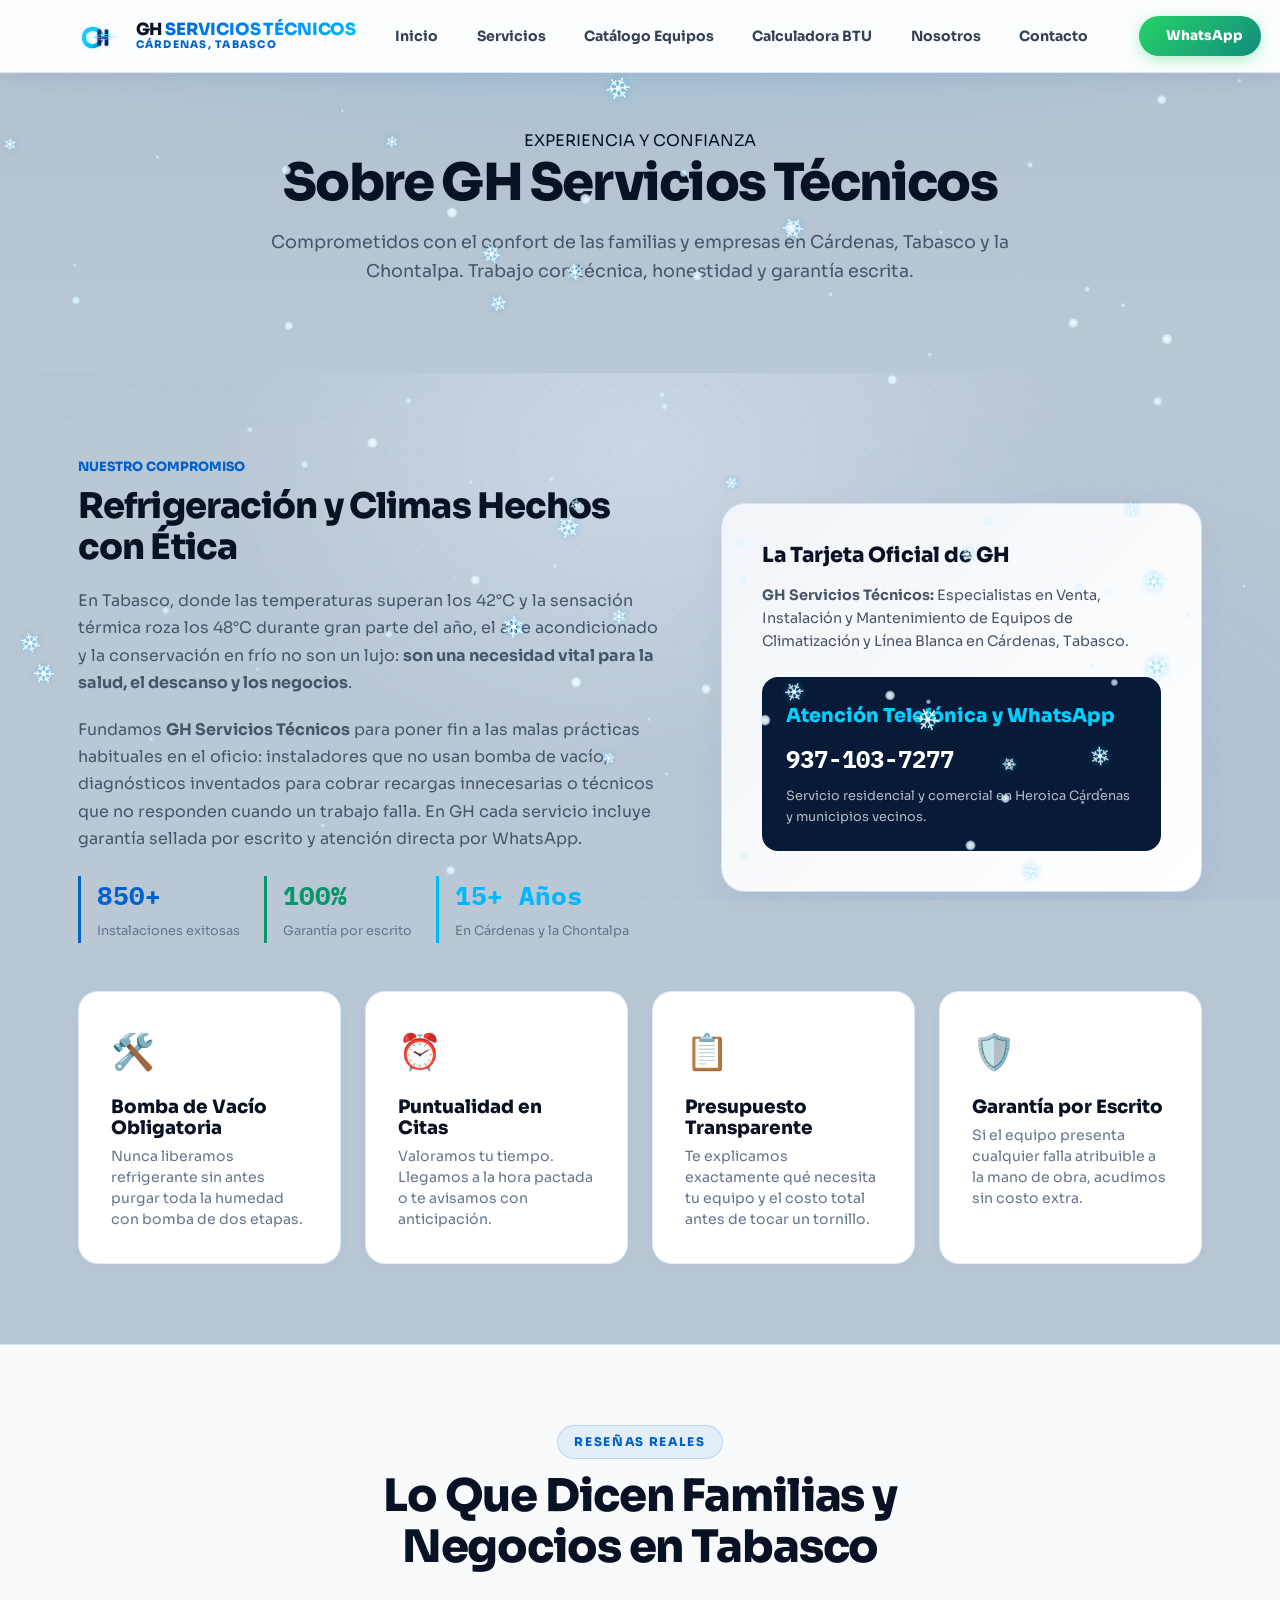
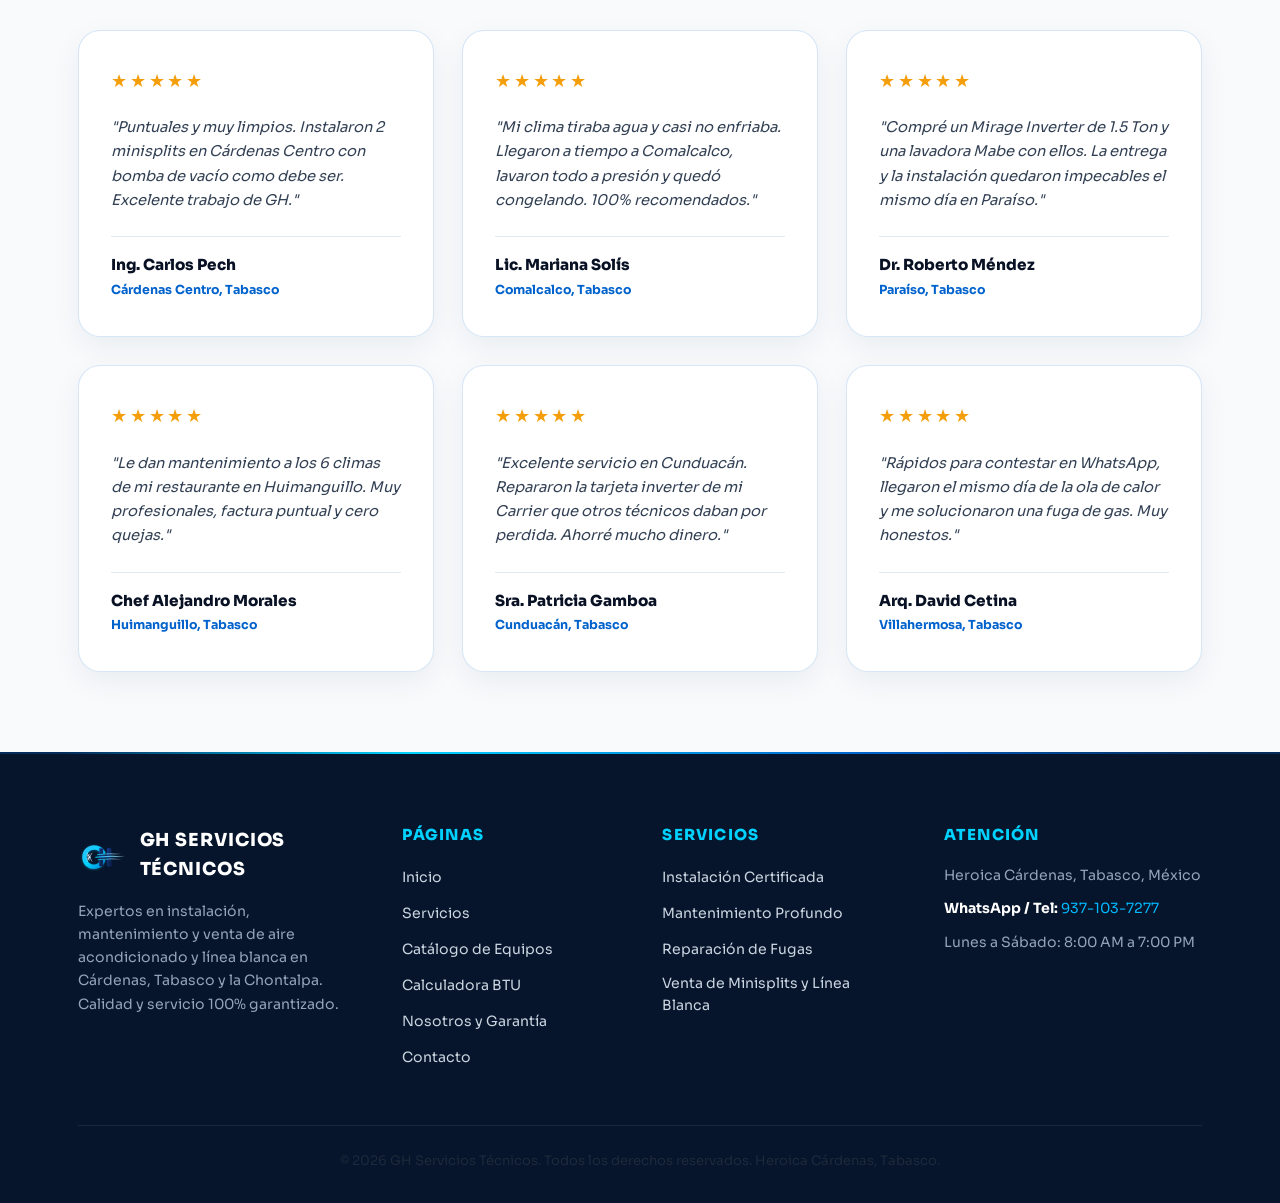
<file: nosotros.html>
<!DOCTYPE html>
<html lang="es-MX">
<head>
    <meta charset="UTF-8">
    <meta name="viewport" content="width=device-width, initial-scale=1.0">
    <title>Nosotros y Garantía de Servicio | GH Servicios Técnicos Cárdenas</title>
    <meta name="description" content="Conoce a GH Servicios Técnicos en Cárdenas, Tabasco. Más de 15 años de experiencia, técnicos certificados, climatización, línea blanca y garantía 100% por escrito.">
    <meta name="theme-color" content="#0062CC">
    <link rel="icon" type="image/svg+xml" href="assets/emblem-gh.svg">
    <link rel="preconnect" href="https://fonts.googleapis.com">
    <link rel="preconnect" href="https://fonts.gstatic.com" crossorigin>
    <link href="https://fonts.googleapis.com/css2?family=IBM+Plex+Mono:wght@400;600;700&family=Sora:wght@300;400;500;600;700;800&display=swap" rel="stylesheet">
    <link rel="stylesheet" href="css/base.css?v=25">
    <link rel="stylesheet" href="css/loader.css?v=25">
    <link rel="stylesheet" href="css/snow.css?v=25">
    <link rel="stylesheet" href="css/nav.css?v=25">
    <link rel="stylesheet" href="css/timeline.css?v=25">
    <link rel="stylesheet" href="css/testimonials.css?v=25">
    <link rel="stylesheet" href="css/brands.css?v=25">
    <link rel="stylesheet" href="css/footer.css?v=25">
    <link rel="stylesheet" href="css/widget.css?v=25">
    <style>
        .page-hero {
            padding: 8rem 0 3.5rem;
            background: linear-gradient(180deg, #B2C0CF 0%, #BAC7D5 100%);
            text-align: center;
            position: relative;
        }
        .story-section {
            padding: 5rem 0;
        }
        .story-grid {
            display: grid;
            grid-template-columns: 1.1fr 0.9fr;
            gap: 3.5rem;
            align-items: center;
        }
        .pillars-grid {
            display: grid;
            grid-template-columns: repeat(auto-fit, minmax(min(100%, 250px), 1fr));
            gap: 1.5rem;
            margin-top: 3rem;
        }
        .pillar-card {
            background: #FFFFFF;
            border: 1px solid rgba(0, 98, 204, 0.12);
            border-radius: 20px;
            padding: 2rem;
            box-shadow: 0 4px 20px rgba(0, 50, 120, 0.04);
            transition: transform 0.25s ease;
        }
        .pillar-card:hover {
            transform: translateY(-4px);
        }
        .pillar-icon {
            font-size: 2.2rem;
            margin-bottom: 1rem;
            display: inline-block;
        }
        @media (max-width: 860px) {
            .story-grid {
                grid-template-columns: 1fr;
                gap: 2rem;
            }
        }
        @media (max-width: 480px) {
            .page-hero {
                padding: 6.5rem 0 2.5rem;
            }
            .story-section {
                padding: 3rem 0;
            }
            .pillar-card {
                padding: 1.4rem 1.1rem;
                border-radius: 16px;
            }
        }
    </style>
</head>
<body>

    <a href="#main-content" class="skip-link">Ir al contenido principal</a>

    <!-- Canvas de Nieve y Escarcha Polar -->
    <canvas id="snowCanvas"></canvas>

    <!-- ===== LOADER (Transición Rápida Criogénica) ===== -->
    <div class="loader" id="loader" aria-label="Cargando información">
        <canvas id="loader-canvas" class="loader__canvas"></canvas>
        <div class="loader__content">
            <div class="loader__brand" id="loader-brand">
                <div class="loader__brand-mark">
                    <img src="assets/emblem-gh.svg" width="300" height="195" alt="GH Servicios Técnicos" class="loader__brand-img">
                </div>
                <h2 class="loader__brand-name">GH SERVICIOS TÉCNICOS</h2>
                <p class="loader__brand-slogan">Cárdenas, Tabasco · Venta · Instalación · Mantenimiento</p>
            </div>
            <div class="loader__scene">
                <div class="loader__thermo">
                    <div class="loader__tube">
                        <div class="loader__tube-glass"></div>
                        <div class="loader__mercury" id="loader-mercury"></div>
                        <div class="loader__tube-frost" id="loader-tube-frost"></div>
                        <div class="loader__scale">
                            <span data-t="40°"></span>
                            <span data-t="30°"></span>
                            <span data-t="20°"></span>
                            <span data-t="16°"></span>
                        </div>
                    </div>
                    <div class="loader__bulb" id="loader-bulb">
                        <div class="loader__bulb-glow"></div>
                    </div>
                </div>
                <div class="loader__readout">
                    <div class="loader__readout-temp">
                        <span class="loader__readout-num" id="loader-temp">28</span>
                        <span class="loader__readout-unit">°C</span>
                    </div>
                    <span class="loader__readout-label" id="loader-status">Cargando…</span>
                </div>
            </div>
        </div>
        <div class="loader__ice-overlay" id="loader-frost"></div>
    </div>

    <!-- ===== NAV ===== -->
    <header class="nav" id="main-nav">
        <div class="nav__wrap">
            <a href="index.html" class="nav__logo" aria-label="GH Servicios Técnicos — Inicio">
                <div class="nav__logo-svg-wrap">
                    <img src="assets/emblem-gh.svg" width="46" height="30" alt="GH Logo" class="nav__logo-img">
                </div>
                <div class="nav__logo-text">
                    <span class="nav__logo-brand">GH <span class="grad-text">SERVICIOS TÉCNICOS</span></span>
                    <span class="nav__logo-sub">Cárdenas, Tabasco</span>
                </div>
            </a>

            <nav class="nav__links" id="nav-links" aria-label="Navegación principal">
                <a href="index.html" class="nav__link">Inicio</a>
                <a href="servicios.html" class="nav__link">Servicios</a>
                <a href="equipos.html" class="nav__link">Catálogo Equipos</a>
                <a href="calculadora.html" class="nav__link">Calculadora BTU</a>
                <a href="nosotros.html" class="nav__link is-active">Nosotros</a>
                <a href="contacto.html" class="nav__link">Contacto</a>
            </nav>

            <div class="nav__actions">
                <a href="https://wa.me/529371037277?text=Hola%20GH%20Servicios%20T%C3%A9cnicos%2C%20quiero%20conocer%20m%C3%A1s" class="nav__cta-wa" target="_blank" rel="noopener" aria-label="WhatsApp">
                    <svg width="18" height="18" viewBox="0 0 24 24" fill="currentColor"><path d="M17.472 14.382c-.297-.149-1.758-.867-2.03-.967-.273-.099-.471-.148-.67.15-.197.297-.767.966-.94 1.164-.173.199-.347.223-.644.075-.297-.15-1.255-.463-2.39-1.475-.883-.788-1.48-1.761-1.653-2.059-.173-.297-.018-.458.13-.606.134-.133.298-.347.446-.52.149-.174.198-.298.298-.497.099-.198.05-.371-.025-.52-.075-.149-.669-1.612-.916-2.207-.242-.579-.487-.5-.669-.51-.173-.008-.371-.01-.57-.01-.198 0-.52.074-.792.372-.272.297-1.04 1.016-1.04 2.479 0 1.462 1.065 2.875 1.213 3.074.149.198 2.096 3.2 5.077 4.487.709.306 1.262.489 1.694.625.712.227 1.36.195 1.871.118.571-.085 1.758-.719 2.006-1.413.248-.694.248-1.289.173-1.413-.074-.124-.272-.198-.57-.347m-5.421 7.403h-.004a9.87 9.87 0 01-5.031-1.378l-.361-.214-3.741.982.998-3.648-.235-.374a9.86 9.86 0 01-1.51-5.26c.001-5.45 4.436-9.884 9.888-9.884 2.64 0 5.122 1.03 6.988 2.898a9.825 9.825 0 012.893 6.994c-.003 5.45-4.437 9.884-9.885 9.884m8.413-18.297A11.815 11.815 0 0012.05 0C5.495 0 .16 5.335.157 11.892c0 2.096.547 4.142 1.588 5.945L.057 24l6.305-1.654a11.882 11.882 0 005.683 1.448h.005c6.554 0 11.89-5.335 11.893-11.893a11.821 11.821 0 00-3.48-8.413z"/></svg>
                    <span>WhatsApp</span>
                </a>
                <button class="nav__burger" id="nav-burger" aria-label="Abrir menú" aria-expanded="false">
                    <span></span><span></span><span></span>
                </button>
            </div>
        </div>
    </header>

    <div class="nav__mobile" id="nav-mobile" aria-hidden="true">
        <nav aria-label="Menú móvil">
            <a href="index.html" class="nav__mob-link">Inicio</a>
            <a href="servicios.html" class="nav__mob-link">Servicios</a>
            <a href="equipos.html" class="nav__mob-link">Catálogo Equipos</a>
            <a href="calculadora.html" class="nav__mob-link">Calculadora BTU</a>
            <a href="nosotros.html" class="nav__mob-link">Nosotros y Garantía</a>
            <a href="contacto.html" class="nav__mob-link">Contacto</a>
            <a href="https://wa.me/529371037277" class="btn btn--primary btn--full" target="_blank" rel="noopener">WhatsApp</a>
        </nav>
    </div>

    <main id="main-content">

        <!-- ===== HERO ===== -->
        <section class="page-hero">
            <div class="frost-ambient"></div>
            <div class="container" style="max-width: var(--max-w); margin: 0 auto; padding: 0 var(--container-px); position: relative; z-index: 2;">
                <span class="services__kicker">EXPERIENCIA Y CONFIANZA</span>
                <h1 style="font-size: clamp(2rem, 4.2vw, 3.2rem); font-weight: 800; color: #091124; margin-bottom: 1rem;">Sobre GH Servicios Técnicos</h1>
                <p style="font-size: 1.1rem; color: #475569; max-width: 760px; margin: 0 auto 2rem; line-height: 1.6;">
                    Comprometidos con el confort de las familias y empresas en Cárdenas, Tabasco y la Chontalpa. Trabajo con técnica, honestidad y garantía escrita.
                </p>
            </div>
        </section>

        <!-- ===== HISTORIA Y COMPROMISO ===== -->
        <section class="story-section">
            <div class="container" style="max-width: var(--max-w); margin: 0 auto; padding: 0 var(--container-px);">
                <div class="story-grid">
                    <div>
                        <span style="font-size: 0.8rem; font-weight: 800; color: #0062CC; text-transform: uppercase;">NUESTRO COMPROMISO</span>
                        <h2 style="font-size: 2.2rem; font-weight: 800; color: #091124; margin: 0.5rem 0 1.25rem;">Refrigeración y Climas Hechos con Ética</h2>
                        <p style="color: #475569; line-height: 1.7; margin-bottom: 1.25rem;">
                            En Tabasco, donde las temperaturas superan los 42°C y la sensación térmica roza los 48°C durante gran parte del año, el aire acondicionado y la conservación en frío no son un lujo: <strong>son una necesidad vital para la salud, el descanso y los negocios</strong>.
                        </p>
                        <p style="color: #475569; line-height: 1.7; margin-bottom: 1.5rem;">
                            Fundamos <strong>GH Servicios Técnicos</strong> para poner fin a las malas prácticas habituales en el oficio: instaladores que no usan bomba de vacío, diagnósticos inventados para cobrar recargas innecesarias o técnicos que no responden cuando un trabajo falla. En GH cada servicio incluye garantía sellada por escrito y atención directa por WhatsApp.
                        </p>
                        <div style="display: flex; gap: 1.5rem; flex-wrap: wrap;">
                            <div style="border-left: 3px solid #0062CC; padding-left: 1rem;">
                                <div style="font-size: 1.6rem; font-weight: 900; font-family: var(--font-mono); color: #0062CC;">850+</div>
                                <span style="font-size: 0.8rem; color: #64748B;">Instalaciones exitosas</span>
                            </div>
                            <div style="border-left: 3px solid #059669; padding-left: 1rem;">
                                <div style="font-size: 1.6rem; font-weight: 900; font-family: var(--font-mono); color: #059669;">100%</div>
                                <span style="font-size: 0.8rem; color: #64748B;">Garantía por escrito</span>
                            </div>
                            <div style="border-left: 3px solid #00B8FF; padding-left: 1rem;">
                                <div style="font-size: 1.6rem; font-weight: 900; font-family: var(--font-mono); color: #00B8FF;">15+ Años</div>
                                <span style="font-size: 0.8rem; color: #64748B;">En Cárdenas y la Chontalpa</span>
                            </div>
                        </div>
                    </div>

                    <div>
                        <div style="background: linear-gradient(135deg, #F1F5F9, #FFFFFF); border-radius: 24px; border: 1px solid rgba(0,98,204,0.15); padding: 2.5rem; box-shadow: 0 10px 30px rgba(0, 50, 120, 0.05);">
                            <h3 style="font-size: 1.3rem; font-weight: 800; color: #091124; margin-bottom: 1rem;">La Tarjeta Oficial de GH</h3>
                            <p style="font-size: 0.9rem; color: #475569; line-height: 1.6; margin-bottom: 1.5rem;">
                                <strong>GH Servicios Técnicos:</strong> Especialistas en Venta, Instalación y Mantenimiento de Equipos de Climatización y Línea Blanca en Cárdenas, Tabasco.
                            </p>
                            <div style="background: #071B38; border-radius: 16px; padding: 1.5rem; color: #FFFFFF;">
                                <div style="font-size: 1.2rem; font-weight: 800; color: #00D2FF; margin-bottom: 0.5rem;">Atención Telefónica y WhatsApp</div>
                                <div style="font-size: 1.5rem; font-weight: 900; font-family: var(--font-mono); margin-bottom: 0.5rem;">937-103-7277</div>
                                <p style="font-size: 0.8rem; color: rgba(255,255,255,0.7);">Servicio residencial y comercial en Heroica Cárdenas y municipios vecinos.</p>
                            </div>
                        </div>
                    </div>
                </div>

                <!-- 4 Pilares -->
                <div class="pillars-grid">
                    <div class="pillar-card">
                        <span class="pillar-icon">🛠️</span>
                        <h3 style="font-size: 1.15rem; font-weight: 800; color: #091124; margin-bottom: 0.5rem;">Bomba de Vacío Obligatoria</h3>
                        <p style="font-size: 0.88rem; color: #64748B; line-height: 1.5;">Nunca liberamos refrigerante sin antes purgar toda la humedad con bomba de dos etapas.</p>
                    </div>
                    <div class="pillar-card">
                        <span class="pillar-icon">⏰</span>
                        <h3 style="font-size: 1.15rem; font-weight: 800; color: #091124; margin-bottom: 0.5rem;">Puntualidad en Citas</h3>
                        <p style="font-size: 0.88rem; color: #64748B; line-height: 1.5;">Valoramos tu tiempo. Llegamos a la hora pactada o te avisamos con anticipación.</p>
                    </div>
                    <div class="pillar-card">
                        <span class="pillar-icon">📋</span>
                        <h3 style="font-size: 1.15rem; font-weight: 800; color: #091124; margin-bottom: 0.5rem;">Presupuesto Transparente</h3>
                        <p style="font-size: 0.88rem; color: #64748B; line-height: 1.5;">Te explicamos exactamente qué necesita tu equipo y el costo total antes de tocar un tornillo.</p>
                    </div>
                    <div class="pillar-card">
                        <span class="pillar-icon">🛡️</span>
                        <h3 style="font-size: 1.15rem; font-weight: 800; color: #091124; margin-bottom: 0.5rem;">Garantía por Escrito</h3>
                        <p style="font-size: 0.88rem; color: #64748B; line-height: 1.5;">Si el equipo presenta cualquier falla atribuible a la mano de obra, acudimos sin costo extra.</p>
                    </div>
                </div>

            </div>
        </section>

        <!-- ===== TESTIMONIOS COMPLETOS ===== -->
        <section class="testimonials" style="background: #F8FAFC; padding: 5rem 0;">
            <div class="testimonials__wrap">
                <div class="testimonials__header">
                    <span class="testimonials__kicker">RESEÑAS REALES</span>
                    <h2 class="testimonials__title">Lo Que Dicen Familias y Negocios en Tabasco</h2>
                </div>
                <div class="testimonials__grid">
                    <div class="testimonial-card">
                        <div class="testimonial-card__stars">★★★★★</div>
                        <p class="testimonial-card__text">"Puntuales y muy limpios. Instalaron 2 minisplits en Cárdenas Centro con bomba de vacío como debe ser. Excelente trabajo de GH."</p>
                        <div class="testimonial-card__author">
                            <strong>Ing. Carlos Pech</strong>
                            <span>Cárdenas Centro, Tabasco</span>
                        </div>
                    </div>
                    <div class="testimonial-card">
                        <div class="testimonial-card__stars">★★★★★</div>
                        <p class="testimonial-card__text">"Mi clima tiraba agua y casi no enfriaba. Llegaron a tiempo a Comalcalco, lavaron todo a presión y quedó congelando. 100% recomendados."</p>
                        <div class="testimonial-card__author">
                            <strong>Lic. Mariana Solís</strong>
                            <span>Comalcalco, Tabasco</span>
                        </div>
                    </div>
                    <div class="testimonial-card">
                        <div class="testimonial-card__stars">★★★★★</div>
                        <p class="testimonial-card__text">"Compré un Mirage Inverter de 1.5 Ton y una lavadora Mabe con ellos. La entrega y la instalación quedaron impecables el mismo día en Paraíso."</p>
                        <div class="testimonial-card__author">
                            <strong>Dr. Roberto Méndez</strong>
                            <span>Paraíso, Tabasco</span>
                        </div>
                    </div>
                    <div class="testimonial-card">
                        <div class="testimonial-card__stars">★★★★★</div>
                        <p class="testimonial-card__text">"Le dan mantenimiento a los 6 climas de mi restaurante en Huimanguillo. Muy profesionales, factura puntual y cero quejas."</p>
                        <div class="testimonial-card__author">
                            <strong>Chef Alejandro Morales</strong>
                            <span>Huimanguillo, Tabasco</span>
                        </div>
                    </div>
                    <div class="testimonial-card">
                        <div class="testimonial-card__stars">★★★★★</div>
                        <p class="testimonial-card__text">"Excelente servicio en Cunduacán. Repararon la tarjeta inverter de mi Carrier que otros técnicos daban por perdida. Ahorré mucho dinero."</p>
                        <div class="testimonial-card__author">
                            <strong>Sra. Patricia Gamboa</strong>
                            <span>Cunduacán, Tabasco</span>
                        </div>
                    </div>
                    <div class="testimonial-card">
                        <div class="testimonial-card__stars">★★★★★</div>
                        <p class="testimonial-card__text">"Rápidos para contestar en WhatsApp, llegaron el mismo día de la ola de calor y me solucionaron una fuga de gas. Muy honestos."</p>
                        <div class="testimonial-card__author">
                            <strong>Arq. David Cetina</strong>
                            <span>Villahermosa, Tabasco</span>
                        </div>
                    </div>
                </div>
            </div>
        </section>

    </main>

    <!-- ===== FOOTER ===== -->
    <footer class="footer">
        <div class="footer__wrap">
            <div class="footer__top">
                <div class="footer__brand">
                    <div class="footer__logo">
                        <img src="assets/emblem-gh.svg" width="50" height="34" alt="GH Emblema">
                        <span>GH SERVICIOS TÉCNICOS</span>
                    </div>
                    <p>Expertos en instalación, mantenimiento y venta de aire acondicionado y línea blanca en Cárdenas, Tabasco y la Chontalpa. Calidad y servicio 100% garantizado.</p>
                </div>
                <div class="footer__col">
                    <h4>Páginas</h4>
                    <ul>
                        <li><a href="index.html">Inicio</a></li>
                        <li><a href="servicios.html">Servicios</a></li>
                        <li><a href="equipos.html">Catálogo de Equipos</a></li>
                        <li><a href="calculadora.html">Calculadora BTU</a></li>
                        <li><a href="nosotros.html">Nosotros y Garantía</a></li>
                        <li><a href="contacto.html">Contacto</a></li>
                    </ul>
                </div>
                <div class="footer__col">
                    <h4>Servicios</h4>
                    <ul>
                        <li><a href="servicios.html#instalacion">Instalación Certificada</a></li>
                        <li><a href="servicios.html#mantenimiento">Mantenimiento Profundo</a></li>
                        <li><a href="servicios.html#reparacion">Reparación de Fugas</a></li>
                        <li><a href="equipos.html">Venta de Minisplits y Línea Blanca</a></li>
                    </ul>
                </div>
                <div class="footer__col">
                    <h4>Atención</h4>
                    <p>Heroica Cárdenas, Tabasco, México</p>
                    <p><strong>WhatsApp / Tel:</strong> <a href="https://wa.me/529371037277" style="color: #00B8FF;">937-103-7277</a></p>
                    <p>Lunes a Sábado: 8:00 AM a 7:00 PM</p>
                </div>
            </div>
            <div class="footer__bottom">
                <p>&copy; 2026 GH Servicios Técnicos. Todos los derechos reservados. Heroica Cárdenas, Tabasco.</p>
            </div>
        </div>
    </footer>

    <div id="gh-widget-container"></div>

    <script src="js/snow.js?v=26"></script>
    <script src="js/app.js?v=26"></script>
</body>
</html>
</file>
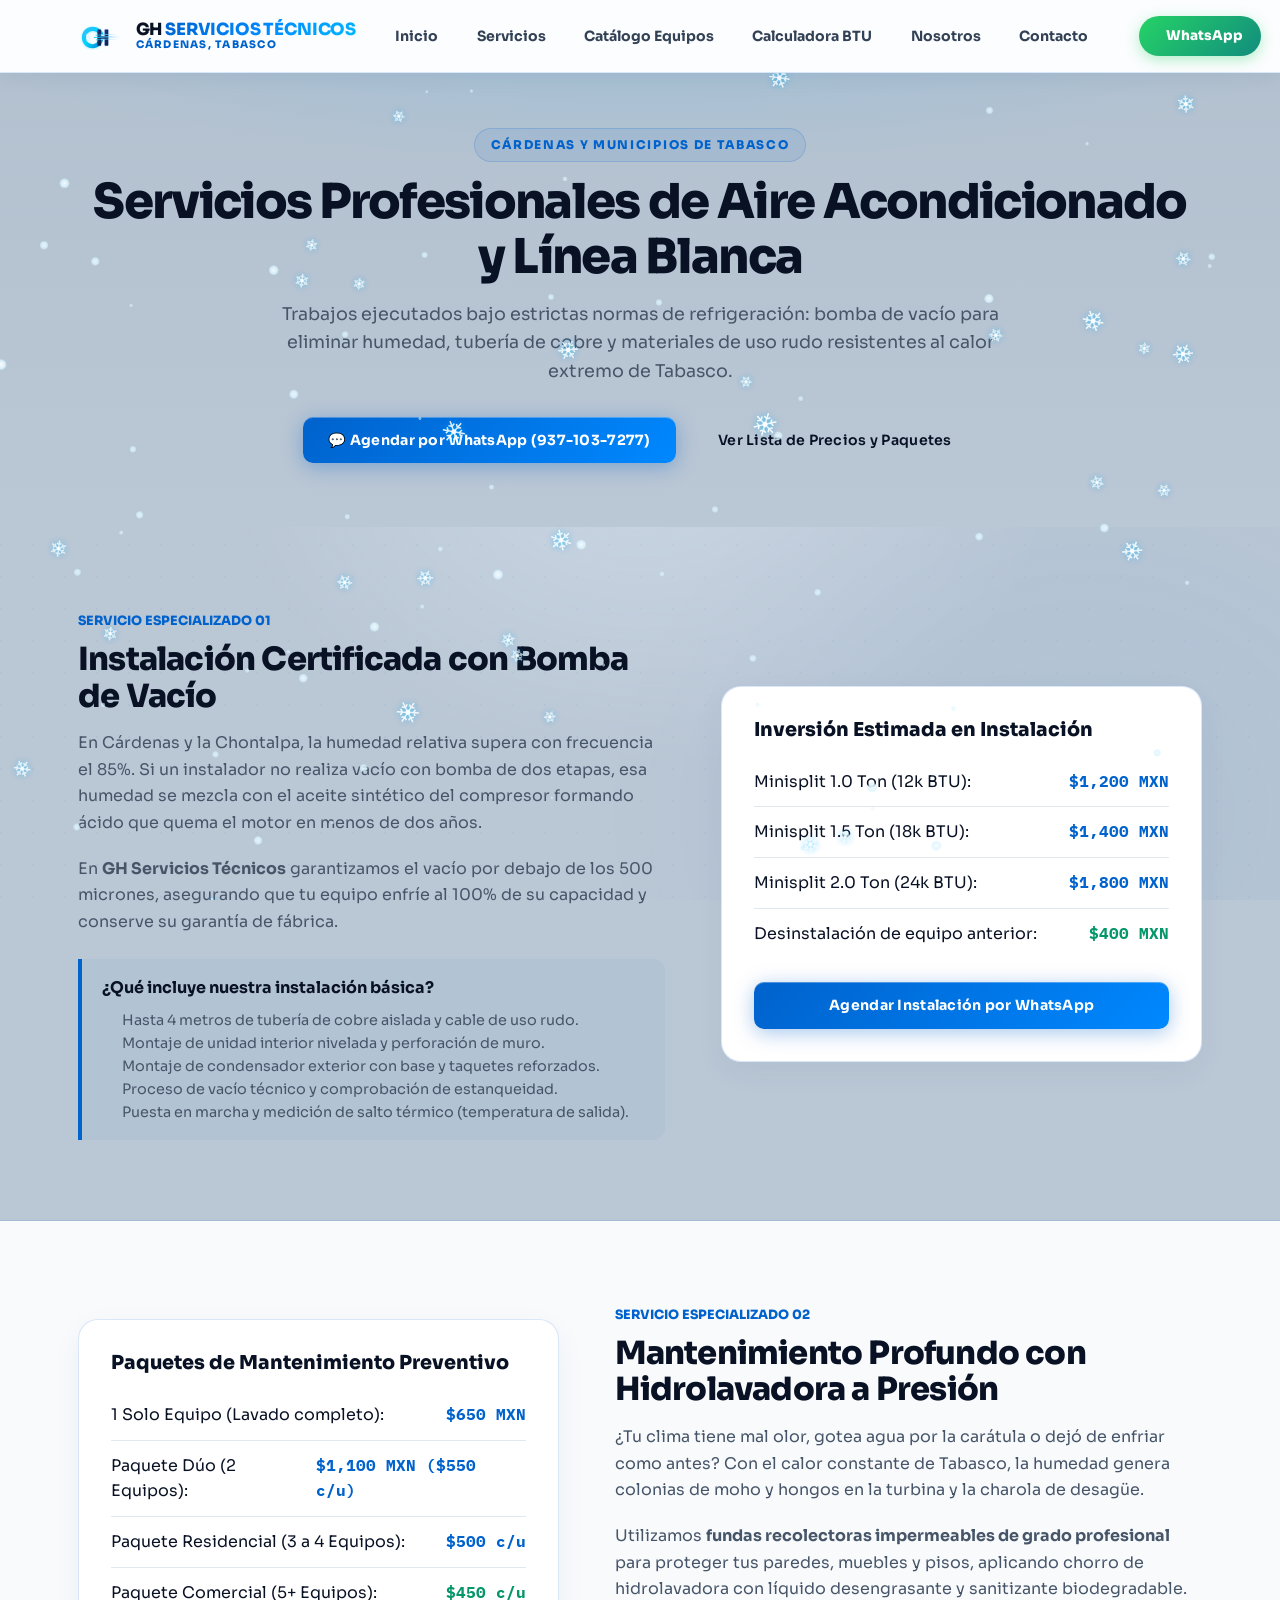
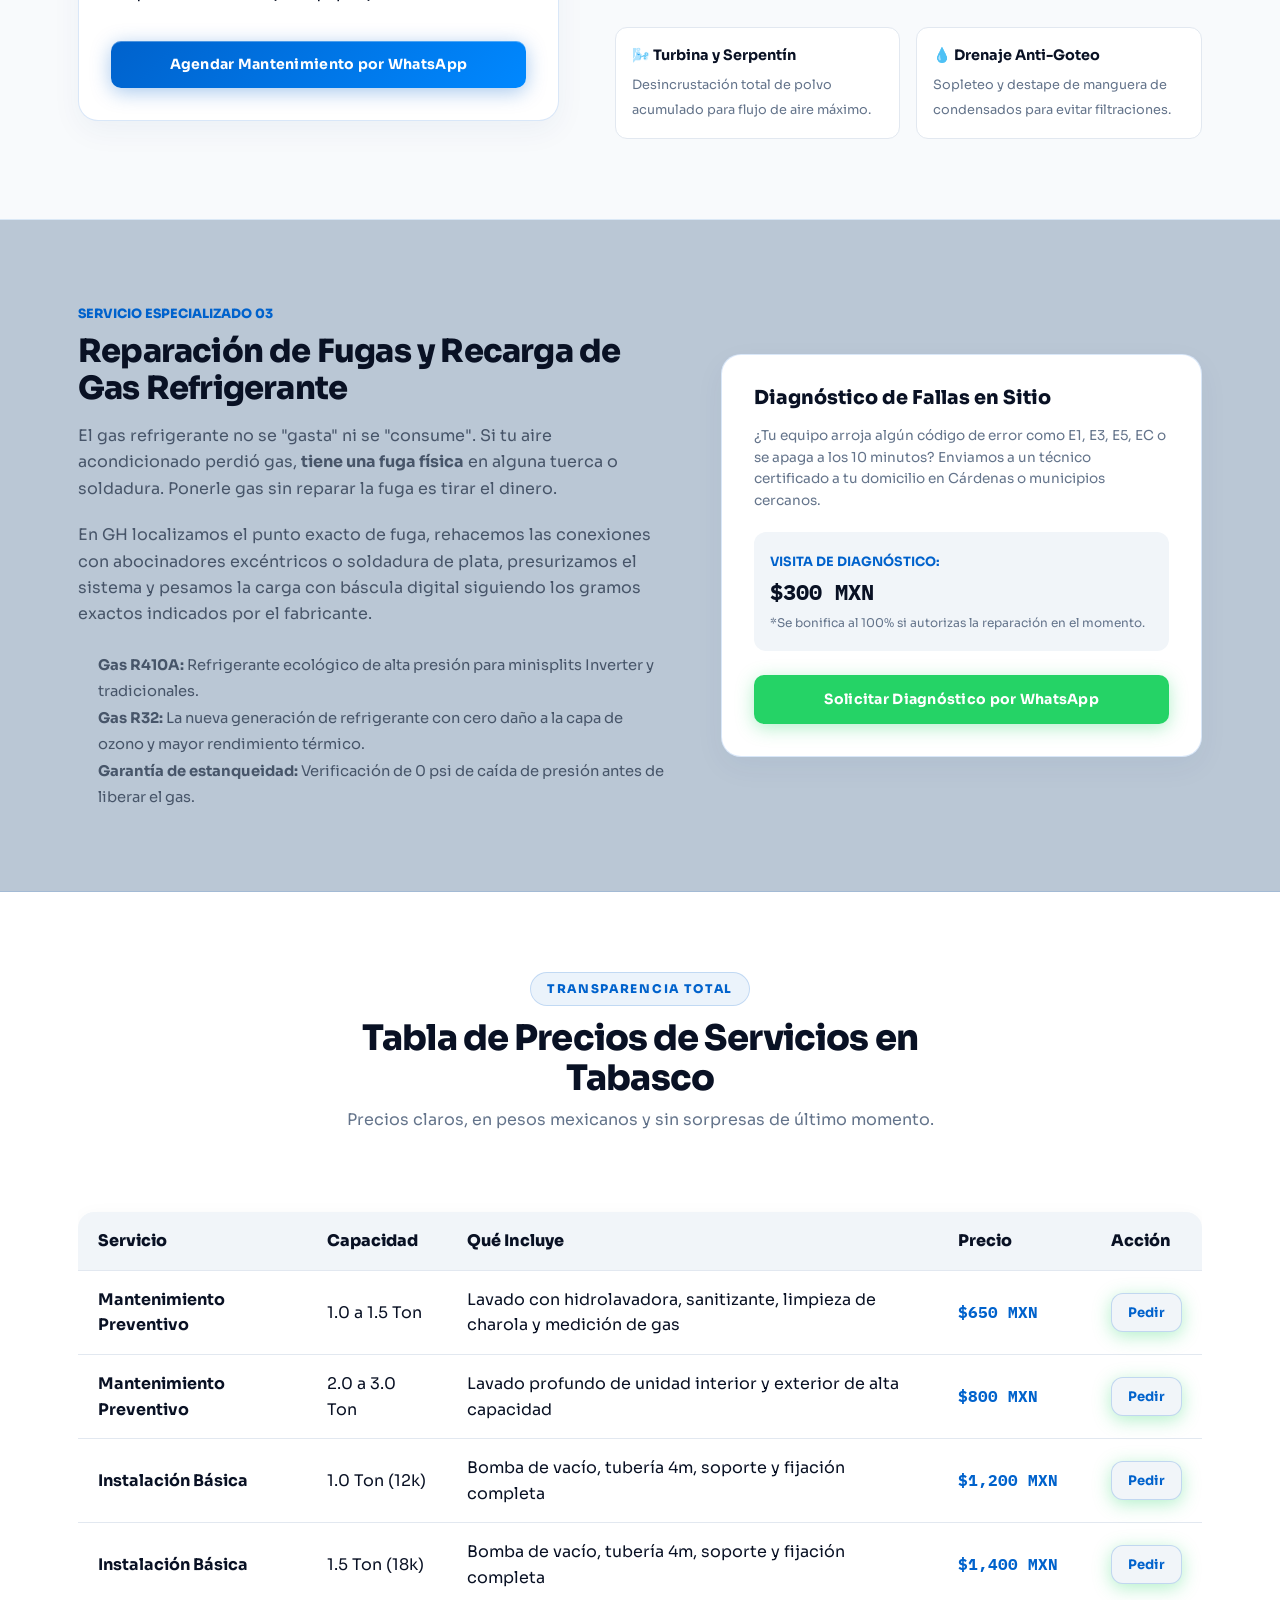
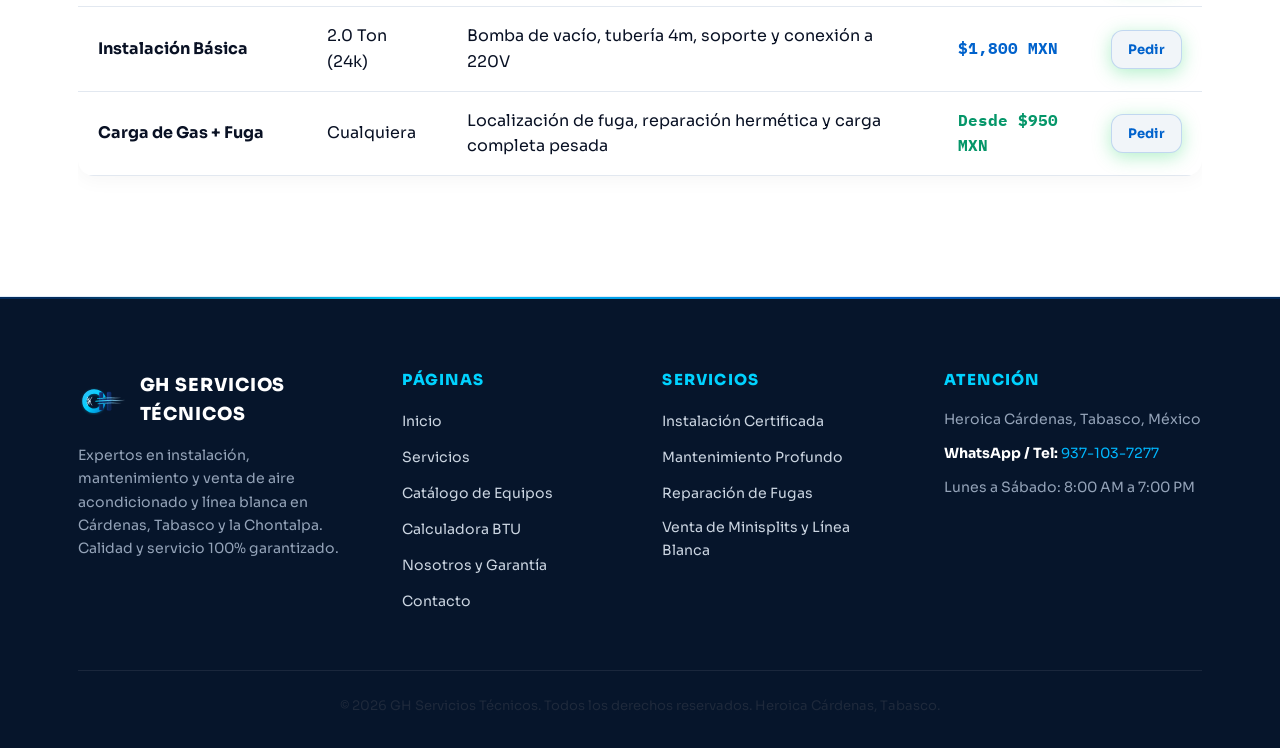
<file: servicios.html>
<!DOCTYPE html>
<html lang="es-MX">
<head>
    <meta charset="UTF-8">
    <meta name="viewport" content="width=device-width, initial-scale=1.0">
    <title>Servicios de Climatización y Línea Blanca en Cárdenas, Tabasco | GH Servicios Técnicos</title>
    <meta name="description" content="Instalación con bomba de vacío, mantenimiento preventivo con hidrolavadora, reparación de fugas y recarga de gas en Cárdenas, Tabasco y municipios conurbados. Calidad garantizada. WhatsApp: 937-103-7277.">
    <meta name="theme-color" content="#0062CC">
    <link rel="icon" type="image/svg+xml" href="assets/emblem-gh.svg">
    <link rel="preconnect" href="https://fonts.googleapis.com">
    <link rel="preconnect" href="https://fonts.gstatic.com" crossorigin>
    <link href="https://fonts.googleapis.com/css2?family=IBM+Plex+Mono:wght@400;600;700&family=Sora:wght@300;400;500;600;700;800&display=swap" rel="stylesheet">
    <link rel="stylesheet" href="css/base.css?v=25">
    <link rel="stylesheet" href="css/loader.css?v=25">
    <link rel="stylesheet" href="css/snow.css?v=25">
    <link rel="stylesheet" href="css/nav.css?v=25">
    <link rel="stylesheet" href="css/services.css?v=25">
    <link rel="stylesheet" href="css/brands.css?v=25">
    <link rel="stylesheet" href="css/footer.css?v=25">
    <link rel="stylesheet" href="css/widget.css?v=25">
    <style>
        .page-hero {
            padding: 8rem 0 4rem;
            background: linear-gradient(180deg, #B2C0CF 0%, #BAC7D5 100%);
            position: relative;
            text-align: center;
        }
        .service-detail-section {
            padding: 5rem 0;
            border-bottom: 1px solid rgba(0, 98, 204, 0.12);
        }
        .service-detail-grid {
            display: grid;
            grid-template-columns: 1.1fr 0.9fr;
            gap: 3.5rem;
            align-items: center;
        }
        .service-detail-grid.reverse {
            grid-template-columns: 0.9fr 1.1fr;
        }
        .service-spec-card {
            background: #FFFFFF;
            border-radius: 20px;
            border: 1px solid rgba(0, 98, 204, 0.15);
            padding: 2rem;
            box-shadow: 0 10px 30px rgba(0, 50, 120, 0.05);
        }
        .pricing-table {
            width: 100%;
            border-collapse: collapse;
            background: #FFFFFF;
            border-radius: 16px;
            overflow: hidden;
            box-shadow: 0 4px 20px rgba(0,0,0,0.04);
            margin: 2.5rem 0;
        }
        .pricing-table th, .pricing-table td {
            padding: 1rem 1.25rem;
            text-align: left;
            border-bottom: 1px solid #E2E8F0;
        }
        .pricing-table th {
            background: #F1F5F9;
            color: #091124;
            font-weight: 800;
        }
        .pricing-table tr:hover td {
            background: rgba(0, 98, 204, 0.02);
        }
        @media (max-width: 860px) {
            .service-detail-grid, .service-detail-grid.reverse {
                grid-template-columns: 1fr;
                gap: 2rem;
            }
        }
    </style>
</head>
<body>

    <a href="#main-content" class="skip-link">Ir al contenido principal</a>

    <!-- Canvas de Nieve y Escarcha Polar -->
    <canvas id="snowCanvas"></canvas>

    <!-- ===== LOADER (Transición Rápida Criogénica) ===== -->
    <div class="loader" id="loader" aria-label="Cargando servicios">
        <canvas id="loader-canvas" class="loader__canvas"></canvas>
        <div class="loader__content">
            <div class="loader__brand" id="loader-brand">
                <div class="loader__brand-mark">
                    <img src="assets/emblem-gh.svg" width="300" height="195" alt="GH Servicios Técnicos" class="loader__brand-img">
                </div>
                <h2 class="loader__brand-name">GH SERVICIOS TÉCNICOS</h2>
                <p class="loader__brand-slogan">Cárdenas, Tabasco · Venta · Instalación · Mantenimiento</p>
            </div>
            <div class="loader__scene">
                <div class="loader__thermo">
                    <div class="loader__tube">
                        <div class="loader__tube-glass"></div>
                        <div class="loader__mercury" id="loader-mercury"></div>
                        <div class="loader__tube-frost" id="loader-tube-frost"></div>
                        <div class="loader__scale">
                            <span data-t="40°"></span>
                            <span data-t="30°"></span>
                            <span data-t="20°"></span>
                            <span data-t="16°"></span>
                        </div>
                    </div>
                    <div class="loader__bulb" id="loader-bulb">
                        <div class="loader__bulb-glow"></div>
                    </div>
                </div>
                <div class="loader__readout">
                    <div class="loader__readout-temp">
                        <span class="loader__readout-num" id="loader-temp">28</span>
                        <span class="loader__readout-unit">°C</span>
                    </div>
                    <span class="loader__readout-label" id="loader-status">Cargando servicios…</span>
                </div>
            </div>
        </div>
        <div class="loader__ice-overlay" id="loader-frost"></div>
    </div>

    <!-- ===== NAV ===== -->
    <header class="nav" id="main-nav">
        <div class="nav__wrap">
            <a href="index.html" class="nav__logo" aria-label="GH Servicios Técnicos — Inicio">
                <div class="nav__logo-svg-wrap">
                    <img src="assets/emblem-gh.svg" width="46" height="30" alt="GH Logo" class="nav__logo-img">
                </div>
                <div class="nav__logo-text">
                    <span class="nav__logo-brand">GH <span class="grad-text">SERVICIOS TÉCNICOS</span></span>
                    <span class="nav__logo-sub">Cárdenas, Tabasco</span>
                </div>
            </a>

            <nav class="nav__links" id="nav-links" aria-label="Navegación principal">
                <a href="index.html" class="nav__link">Inicio</a>
                <a href="servicios.html" class="nav__link is-active">Servicios</a>
                <a href="equipos.html" class="nav__link">Catálogo Equipos</a>
                <a href="calculadora.html" class="nav__link">Calculadora BTU</a>
                <a href="nosotros.html" class="nav__link">Nosotros</a>
                <a href="contacto.html" class="nav__link">Contacto</a>
            </nav>

            <div class="nav__actions">
                <a href="https://wa.me/529371037277?text=Hola%20GH%20Servicios%20T%C3%A9cnicos%2C%20quiero%20agendar%20un%20servicio" class="nav__cta-wa" target="_blank" rel="noopener" aria-label="WhatsApp">
                    <svg width="18" height="18" viewBox="0 0 24 24" fill="currentColor"><path d="M17.472 14.382c-.297-.149-1.758-.867-2.03-.967-.273-.099-.471-.148-.67.15-.197.297-.767.966-.94 1.164-.173.199-.347.223-.644.075-.297-.15-1.255-.463-2.39-1.475-.883-.788-1.48-1.761-1.653-2.059-.173-.297-.018-.458.13-.606.134-.133.298-.347.446-.52.149-.174.198-.298.298-.497.099-.198.05-.371-.025-.52-.075-.149-.669-1.612-.916-2.207-.242-.579-.487-.5-.669-.51-.173-.008-.371-.01-.57-.01-.198 0-.52.074-.792.372-.272.297-1.04 1.016-1.04 2.479 0 1.462 1.065 2.875 1.213 3.074.149.198 2.096 3.2 5.077 4.487.709.306 1.262.489 1.694.625.712.227 1.36.195 1.871.118.571-.085 1.758-.719 2.006-1.413.248-.694.248-1.289.173-1.413-.074-.124-.272-.198-.57-.347m-5.421 7.403h-.004a9.87 9.87 0 01-5.031-1.378l-.361-.214-3.741.982.998-3.648-.235-.374a9.86 9.86 0 01-1.51-5.26c.001-5.45 4.436-9.884 9.888-9.884 2.64 0 5.122 1.03 6.988 2.898a9.825 9.825 0 012.893 6.994c-.003 5.45-4.437 9.884-9.885 9.884m8.413-18.297A11.815 11.815 0 0012.05 0C5.495 0 .16 5.335.157 11.892c0 2.096.547 4.142 1.588 5.945L.057 24l6.305-1.654a11.882 11.882 0 005.683 1.448h.005c6.554 0 11.89-5.335 11.893-11.893a11.821 11.821 0 00-3.48-8.413z"/></svg>
                    <span>WhatsApp</span>
                </a>
                <button class="nav__burger" id="nav-burger" aria-label="Abrir menú" aria-expanded="false">
                    <span></span><span></span><span></span>
                </button>
            </div>
        </div>
    </header>

    <div class="nav__mobile" id="nav-mobile" aria-hidden="true">
        <nav aria-label="Menú móvil">
            <a href="index.html" class="nav__mob-link">Inicio</a>
            <a href="servicios.html" class="nav__mob-link">Servicios</a>
            <a href="equipos.html" class="nav__mob-link">Catálogo Equipos</a>
            <a href="calculadora.html" class="nav__mob-link">Calculadora BTU</a>
            <a href="nosotros.html" class="nav__mob-link">Nosotros</a>
            <a href="contacto.html" class="nav__mob-link">Contacto</a>
            <a href="https://wa.me/529371037277?text=Hola%20GH%2C%20necesito%20servicio%20t%C3%A9cnico%20en%20C%C3%A1rdenas" class="btn btn--primary btn--full" target="_blank" rel="noopener">WhatsApp</a>
        </nav>
    </div>

    <main id="main-content">

        <!-- ===== HERO DE PÁGINA ===== -->
        <section class="page-hero">
            <div class="frost-ambient"></div>
            <div class="container" style="max-width: var(--max-w); margin: 0 auto; padding: 0 var(--container-px); position: relative; z-index: 2;">
                <span class="services__kicker">CÁRDENAS Y MUNICIPIOS DE TABASCO</span>
                <h1 style="font-size: clamp(2rem, 4vw, 3rem); font-weight: 800; color: #091124; margin-bottom: 1rem;">Servicios Profesionales de Aire Acondicionado y Línea Blanca</h1>
                <p style="font-size: 1.1rem; color: #475569; max-width: 720px; margin: 0 auto 2rem; line-height: 1.6;">
                    Trabajos ejecutados bajo estrictas normas de refrigeración: bomba de vacío para eliminar humedad, tubería de cobre y materiales de uso rudo resistentes al calor extremo de Tabasco.
                </p>
                <div style="display: flex; gap: 1rem; justify-content: center; flex-wrap: wrap;">
                    <a href="https://wa.me/529371037277?text=Hola%20GH%2C%20quiero%20cotizar%20un%20servicio%20para%20mi%20aire%20acondicionado" class="btn btn--primary" target="_blank" rel="noopener">
                        💬 Agendar por WhatsApp (937-103-7277)
                    </a>
                    <a href="#paquetes" class="btn btn--secondary">Ver Lista de Precios y Paquetes</a>
                </div>
            </div>
        </section>

        <!-- ===== DETALLE 1: INSTALACIÓN ===== -->
        <section class="service-detail-section" id="instalacion">
            <div class="container" style="max-width: var(--max-w); margin: 0 auto; padding: 0 var(--container-px);">
                <div class="service-detail-grid">
                    <div>
                        <span style="font-size: 0.8rem; font-weight: 800; color: #0062CC; text-transform: uppercase;">SERVICIO ESPECIALIZADO 01</span>
                        <h2 style="font-size: 2rem; font-weight: 800; color: #091124; margin: 0.5rem 0 1rem;">Instalación Certificada con Bomba de Vacío</h2>
                        <p style="color: #475569; line-height: 1.65; margin-bottom: 1.25rem;">
                            En Cárdenas y la Chontalpa, la humedad relativa supera con frecuencia el 85%. Si un instalador no realiza vacío con bomba de dos etapas, esa humedad se mezcla con el aceite sintético del compresor formando ácido que quema el motor en menos de dos años.
                        </p>
                        <p style="color: #475569; line-height: 1.65; margin-bottom: 1.5rem;">
                            En <strong>GH Servicios Técnicos</strong> garantizamos el vacío por debajo de los 500 micrones, asegurando que tu equipo enfríe al 100% de su capacidad y conserve su garantía de fábrica.
                        </p>
                        <div style="background: rgba(0, 98, 204, 0.04); border-left: 4px solid #0062CC; padding: 1rem 1.25rem; border-radius: 0 12px 12px 0;">
                            <strong style="color: #091124;">¿Qué incluye nuestra instalación básica?</strong>
                            <ul style="margin-top: 0.5rem; color: #475569; font-size: 0.9rem; line-height: 1.6; padding-left: 1.25rem;">
                                <li>Hasta 4 metros de tubería de cobre aislada y cable de uso rudo.</li>
                                <li>Montaje de unidad interior nivelada y perforación de muro.</li>
                                <li>Montaje de condensador exterior con base y taquetes reforzados.</li>
                                <li>Proceso de vacío técnico y comprobación de estanqueidad.</li>
                                <li>Puesta en marcha y medición de salto térmico (temperatura de salida).</li>
                            </ul>
                        </div>
                    </div>
                    <div>
                        <div class="service-spec-card">
                            <h3 style="font-size: 1.2rem; font-weight: 800; color: #091124; margin-bottom: 1rem;">Inversión Estimada en Instalación</h3>
                            <div style="display: flex; justify-content: space-between; padding: 0.75rem 0; border-bottom: 1px solid #E2E8F0;">
                                <span>Minisplit 1.0 Ton (12k BTU):</span>
                                <strong style="color: #0062CC; font-family: var(--font-mono);">$1,200 MXN</strong>
                            </div>
                            <div style="display: flex; justify-content: space-between; padding: 0.75rem 0; border-bottom: 1px solid #E2E8F0;">
                                <span>Minisplit 1.5 Ton (18k BTU):</span>
                                <strong style="color: #0062CC; font-family: var(--font-mono);">$1,400 MXN</strong>
                            </div>
                            <div style="display: flex; justify-content: space-between; padding: 0.75rem 0; border-bottom: 1px solid #E2E8F0;">
                                <span>Minisplit 2.0 Ton (24k BTU):</span>
                                <strong style="color: #0062CC; font-family: var(--font-mono);">$1,800 MXN</strong>
                            </div>
                            <div style="display: flex; justify-content: space-between; padding: 0.75rem 0; margin-bottom: 1.5rem;">
                                <span>Desinstalación de equipo anterior:</span>
                                <strong style="color: #059669; font-family: var(--font-mono);">$400 MXN</strong>
                            </div>
                            <a href="https://wa.me/529371037277?text=Hola%20GH%2C%20quiero%20cotizar%20la%20instalaci%C3%B3n%20de%20un%20clima%20en%20C%C3%A1rdenas" class="btn btn--primary btn--full" target="_blank" rel="noopener">
                                Agendar Instalación por WhatsApp
                            </a>
                        </div>
                    </div>
                </div>
            </div>
        </section>

        <!-- ===== DETALLE 2: MANTENIMIENTO ===== -->
        <section class="service-detail-section" id="mantenimiento" style="background: #F8FAFC;">
            <div class="container" style="max-width: var(--max-w); margin: 0 auto; padding: 0 var(--container-px);">
                <div class="service-detail-grid reverse">
                    <div>
                        <div class="service-spec-card">
                            <h3 style="font-size: 1.2rem; font-weight: 800; color: #091124; margin-bottom: 1rem;">Paquetes de Mantenimiento Preventivo</h3>
                            <div style="display: flex; justify-content: space-between; padding: 0.75rem 0; border-bottom: 1px solid #E2E8F0;">
                                <span>1 Solo Equipo (Lavado completo):</span>
                                <strong style="color: #0062CC; font-family: var(--font-mono);">$650 MXN</strong>
                            </div>
                            <div style="display: flex; justify-content: space-between; padding: 0.75rem 0; border-bottom: 1px solid #E2E8F0;">
                                <span>Paquete Dúo (2 Equipos):</span>
                                <strong style="color: #0062CC; font-family: var(--font-mono);">$1,100 MXN ($550 c/u)</strong>
                            </div>
                            <div style="display: flex; justify-content: space-between; padding: 0.75rem 0; border-bottom: 1px solid #E2E8F0;">
                                <span>Paquete Residencial (3 a 4 Equipos):</span>
                                <strong style="color: #0062CC; font-family: var(--font-mono);">$500 c/u</strong>
                            </div>
                            <div style="display: flex; justify-content: space-between; padding: 0.75rem 0; margin-bottom: 1.5rem;">
                                <span>Paquete Comercial (5+ Equipos):</span>
                                <strong style="color: #059669; font-family: var(--font-mono);">$450 c/u</strong>
                            </div>
                            <a href="https://wa.me/529371037277?text=Hola%20GH%2C%20quiero%20agendar%20mantenimiento%20preventivo%20para%20mis%20climas%20en%20C%C3%A1rdenas" class="btn btn--primary btn--full" target="_blank" rel="noopener">
                                Agendar Mantenimiento por WhatsApp
                            </a>
                        </div>
                    </div>
                    <div>
                        <span style="font-size: 0.8rem; font-weight: 800; color: #0062CC; text-transform: uppercase;">SERVICIO ESPECIALIZADO 02</span>
                        <h2 style="font-size: 2rem; font-weight: 800; color: #091124; margin: 0.5rem 0 1rem;">Mantenimiento Profundo con Hidrolavadora a Presión</h2>
                        <p style="color: #475569; line-height: 1.65; margin-bottom: 1.25rem;">
                            ¿Tu clima tiene mal olor, gotea agua por la carátula o dejó de enfriar como antes? Con el calor constante de Tabasco, la humedad genera colonias de moho y hongos en la turbina y la charola de desagüe.
                        </p>
                        <p style="color: #475569; line-height: 1.65; margin-bottom: 1.5rem;">
                            Utilizamos <strong>fundas recolectoras impermeables de grado profesional</strong> para proteger tus paredes, muebles y pisos, aplicando chorro de hidrolavadora con líquido desengrasante y sanitizante biodegradable.
                        </p>
                        <div style="display: grid; grid-template-columns: 1fr 1fr; gap: 1rem;">
                            <div style="background: #FFFFFF; padding: 1rem; border-radius: 12px; border: 1px solid #E2E8F0;">
                                <strong style="color: #091124; font-size: 0.9rem; display: block; margin-bottom: 0.25rem;">🌬️ Turbina y Serpentín</strong>
                                <span style="font-size: 0.8rem; color: #64748B;">Desincrustación total de polvo acumulado para flujo de aire máximo.</span>
                            </div>
                            <div style="background: #FFFFFF; padding: 1rem; border-radius: 12px; border: 1px solid #E2E8F0;">
                                <strong style="color: #091124; font-size: 0.9rem; display: block; margin-bottom: 0.25rem;">💧 Drenaje Anti-Goteo</strong>
                                <span style="font-size: 0.8rem; color: #64748B;">Sopleteo y destape de manguera de condensados para evitar filtraciones.</span>
                            </div>
                        </div>
                    </div>
                </div>
            </div>
        </section>

        <!-- ===== DETALLE 3: REPARACIÓN DE FUGAS ===== -->
        <section class="service-detail-section" id="reparacion">
            <div class="container" style="max-width: var(--max-w); margin: 0 auto; padding: 0 var(--container-px);">
                <div class="service-detail-grid">
                    <div>
                        <span style="font-size: 0.8rem; font-weight: 800; color: #0062CC; text-transform: uppercase;">SERVICIO ESPECIALIZADO 03</span>
                        <h2 style="font-size: 2rem; font-weight: 800; color: #091124; margin: 0.5rem 0 1rem;">Reparación de Fugas y Recarga de Gas Refrigerante</h2>
                        <p style="color: #475569; line-height: 1.65; margin-bottom: 1.25rem;">
                            El gas refrigerante no se "gasta" ni se "consume". Si tu aire acondicionado perdió gas, <strong>tiene una fuga física</strong> en alguna tuerca o soldadura. Ponerle gas sin reparar la fuga es tirar el dinero.
                        </p>
                        <p style="color: #475569; line-height: 1.65; margin-bottom: 1.5rem;">
                            En GH localizamos el punto exacto de fuga, rehacemos las conexiones con abocinadores excéntricos o soldadura de plata, presurizamos el sistema y pesamos la carga con báscula digital siguiendo los gramos exactos indicados por el fabricante.
                        </p>
                        <ul style="color: #475569; line-height: 1.8; font-size: 0.92rem; padding-left: 1.25rem;">
                            <li><strong>Gas R410A:</strong> Refrigerante ecológico de alta presión para minisplits Inverter y tradicionales.</li>
                            <li><strong>Gas R32:</strong> La nueva generación de refrigerante con cero daño a la capa de ozono y mayor rendimiento térmico.</li>
                            <li><strong>Garantía de estanqueidad:</strong> Verificación de 0 psi de caída de presión antes de liberar el gas.</li>
                        </ul>
                    </div>
                    <div>
                        <div class="service-spec-card">
                            <h3 style="font-size: 1.2rem; font-weight: 800; color: #091124; margin-bottom: 1rem;">Diagnóstico de Fallas en Sitio</h3>
                            <p style="font-size: 0.85rem; color: #64748B; margin-bottom: 1.25rem;">
                                ¿Tu equipo arroja algún código de error como E1, E3, E5, EC o se apaga a los 10 minutos? Enviamos a un técnico certificado a tu domicilio en Cárdenas o municipios cercanos.
                            </p>
                            <div style="background: #F1F5F9; border-radius: 12px; padding: 1rem; margin-bottom: 1.5rem;">
                                <span style="font-size: 0.8rem; font-weight: 700; color: #0062CC;">VISITA DE DIAGNÓSTICO:</span>
                                <div style="font-size: 1.4rem; font-weight: 900; color: #091124; font-family: var(--font-mono);">$300 MXN</div>
                                <small style="color: #64748B; font-size: 0.75rem;">*Se bonifica al 100% si autorizas la reparación en el momento.</small>
                            </div>
                            <a href="https://wa.me/529371037277?text=Hola%20GH%2C%20mi%20clima%20no%20enfr%C3%ADa%20y%20quiero%20agendar%20un%20diagn%C3%B3stico%20en%20C%C3%A1rdenas" class="btn btn--wa btn--full" target="_blank" rel="noopener">
                                Solicitar Diagnóstico por WhatsApp
                            </a>
                        </div>
                    </div>
                </div>
            </div>
        </section>

        <!-- ===== TABLA DE PRECIOS ===== -->
        <section class="service-detail-section" id="paquetes" style="background: #FFFFFF;">
            <div class="container" style="max-width: var(--max-w); margin: 0 auto; padding: 0 var(--container-px);">
                <div style="text-align: center; max-width: 700px; margin: 0 auto 2.5rem;">
                    <span class="services__kicker">TRANSPARENCIA TOTAL</span>
                    <h2 style="font-size: 2.2rem; font-weight: 800; color: #091124;">Tabla de Precios de Servicios en Tabasco</h2>
                    <p style="color: #64748B; margin-top: 0.5rem;">Precios claros, en pesos mexicanos y sin sorpresas de último momento.</p>
                </div>

                <div style="overflow-x: auto;">
                    <table class="pricing-table">
                        <thead>
                            <tr>
                                <th>Servicio</th>
                                <th>Capacidad</th>
                                <th>Qué Incluye</th>
                                <th>Precio</th>
                                <th>Acción</th>
                            </tr>
                        </thead>
                        <tbody>
                            <tr>
                                <td><strong>Mantenimiento Preventivo</strong></td>
                                <td>1.0 a 1.5 Ton</td>
                                <td>Lavado con hidrolavadora, sanitizante, limpieza de charola y medición de gas</td>
                                <td><strong style="color: #0062CC; font-family: var(--font-mono);">$650 MXN</strong></td>
                                <td><a href="https://wa.me/529371037277?text=Hola%20GH%2C%20quiero%20mantenimiento%20para%20clima%20de%201.0/1.5%20Ton" class="btn btn--wa btn--sm" target="_blank">Pedir</a></td>
                            </tr>
                            <tr>
                                <td><strong>Mantenimiento Preventivo</strong></td>
                                <td>2.0 a 3.0 Ton</td>
                                <td>Lavado profundo de unidad interior y exterior de alta capacidad</td>
                                <td><strong style="color: #0062CC; font-family: var(--font-mono);">$800 MXN</strong></td>
                                <td><a href="https://wa.me/529371037277?text=Hola%20GH%2C%20quiero%20mantenimiento%20para%20clima%20de%202.0/3.0%20Ton" class="btn btn--wa btn--sm" target="_blank">Pedir</a></td>
                            </tr>
                            <tr>
                                <td><strong>Instalación Básica</strong></td>
                                <td>1.0 Ton (12k)</td>
                                <td>Bomba de vacío, tubería 4m, soporte y fijación completa</td>
                                <td><strong style="color: #0062CC; font-family: var(--font-mono);">$1,200 MXN</strong></td>
                                <td><a href="https://wa.me/529371037277?text=Hola%20GH%2C%20quiero%20instalaci%C3%B3n%20para%20clima%20de%201.0%20Ton" class="btn btn--wa btn--sm" target="_blank">Pedir</a></td>
                            </tr>
                            <tr>
                                <td><strong>Instalación Básica</strong></td>
                                <td>1.5 Ton (18k)</td>
                                <td>Bomba de vacío, tubería 4m, soporte y fijación completa</td>
                                <td><strong style="color: #0062CC; font-family: var(--font-mono);">$1,400 MXN</strong></td>
                                <td><a href="https://wa.me/529371037277?text=Hola%20GH%2C%20quiero%20instalaci%C3%B3n%20para%20clima%20de%201.5%20Ton" class="btn btn--wa btn--sm" target="_blank">Pedir</a></td>
                            </tr>
                            <tr>
                                <td><strong>Instalación Básica</strong></td>
                                <td>2.0 Ton (24k)</td>
                                <td>Bomba de vacío, tubería 4m, soporte y conexión a 220V</td>
                                <td><strong style="color: #0062CC; font-family: var(--font-mono);">$1,800 MXN</strong></td>
                                <td><a href="https://wa.me/529371037277?text=Hola%20GH%2C%20quiero%20instalaci%C3%B3n%20para%20clima%20de%202.0%20Ton" class="btn btn--wa btn--sm" target="_blank">Pedir</a></td>
                            </tr>
                            <tr>
                                <td><strong>Carga de Gas + Fuga</strong></td>
                                <td>Cualquiera</td>
                                <td>Localización de fuga, reparación hermética y carga completa pesada</td>
                                <td><strong style="color: #059669; font-family: var(--font-mono);">Desde $950 MXN</strong></td>
                                <td><a href="https://wa.me/529371037277?text=Hola%20GH%2C%20necesito%20reparaci%C3%B3n%20de%20fuga%20y%20gas" class="btn btn--wa btn--sm" target="_blank">Pedir</a></td>
                            </tr>
                        </tbody>
                    </table>
                </div>
            </div>
        </section>

    </main>

    <!-- ===== FOOTER ===== -->
    <footer class="footer">
        <div class="footer__wrap">
            <div class="footer__top">
                <div class="footer__brand">
                    <div class="footer__logo">
                        <img src="assets/emblem-gh.svg" width="50" height="34" alt="GH Emblema">
                        <span>GH SERVICIOS TÉCNICOS</span>
                    </div>
                    <p>Expertos en instalación, mantenimiento y venta de aire acondicionado y línea blanca en Cárdenas, Tabasco y la Chontalpa. Calidad y servicio 100% garantizado.</p>
                </div>
                <div class="footer__col">
                    <h4>Páginas</h4>
                    <ul>
                        <li><a href="index.html">Inicio</a></li>
                        <li><a href="servicios.html">Servicios</a></li>
                        <li><a href="equipos.html">Catálogo de Equipos</a></li>
                        <li><a href="calculadora.html">Calculadora BTU</a></li>
                        <li><a href="nosotros.html">Nosotros y Garantía</a></li>
                        <li><a href="contacto.html">Contacto</a></li>
                    </ul>
                </div>
                <div class="footer__col">
                    <h4>Servicios</h4>
                    <ul>
                        <li><a href="servicios.html#instalacion">Instalación Certificada</a></li>
                        <li><a href="servicios.html#mantenimiento">Mantenimiento Profundo</a></li>
                        <li><a href="servicios.html#reparacion">Reparación de Fugas</a></li>
                        <li><a href="equipos.html">Venta de Minisplits y Línea Blanca</a></li>
                    </ul>
                </div>
                <div class="footer__col">
                    <h4>Atención</h4>
                    <p>Heroica Cárdenas, Tabasco, México</p>
                    <p><strong>WhatsApp / Tel:</strong> <a href="https://wa.me/529371037277" style="color: #00B8FF;">937-103-7277</a></p>
                    <p>Lunes a Sábado: 8:00 AM a 7:00 PM</p>
                </div>
            </div>
            <div class="footer__bottom">
                <p>&copy; 2026 GH Servicios Técnicos. Todos los derechos reservados. Heroica Cárdenas, Tabasco.</p>
            </div>
        </div>
    </footer>

    <div id="gh-widget-container"></div>

    <script src="js/snow.js?v=26"></script>
    <script src="js/app.js?v=26"></script>
</body>
</html>
</file>
<file: css/base.css>
/* ==========================================================================
   GH Servicios Técnicos — Design System (Tesla & BMW Clean Luxury Tech Palette)
   Airy, high-contrast, ceramic white & royal sapphire blue engineering grade
   ========================================================================== */

/* --- Reset --- */
*,*::before,*::after{box-sizing:border-box;margin:0;padding:0}
html{
  scroll-behavior:smooth;
  -webkit-text-size-adjust:100%;
  scroll-padding-top:5rem;
  overflow-x:hidden;
  max-width:100vw;
  width:100%;
}
body{
  font-family:'Sora',sans-serif;
  background:var(--bg);
  color:var(--text);
  line-height:1.6;
  overflow-x:hidden;
  max-width:100vw;
  width:100%;
  -webkit-font-smoothing:antialiased;
}
img,svg{display:block;max-width:100%}
a{color:inherit;text-decoration:none}
button{font:inherit;cursor:pointer;border:none;background:none;color:inherit}
ul{list-style:none}
input,select,textarea{font:inherit;color:inherit;background:none;border:none;outline:none;box-sizing:border-box;max-width:100%}

/* --- Clean Luxury Tech Tokens --- */
:root{
  /* Surfaces — Cool Medium Titanium Grey Canvas for High Snow Visibility & Pure White Floating Cards */
  --bg:#BAC7D5;           /* Gris frío medio titanio de alto contraste para nieve */
  --bg-gradient:linear-gradient(180deg, #B2C0CF 0%, #BAC7D5 50%, #AFC0D2 100%);
  --bg-elevated:#FFFFFF;  /* Blanco puro cerámico para tarjetas */
  --bg-card:#FFFFFF;      /* Blanco puro */
  --bg-glass:rgba(255, 255, 255, 0.95);
  --bg-subtle:#A5B5C6;

  /* Typography — High-Contrast Deep Obsidian & Crisp Slate */
  --text:#091124;
  --text-sec:#1E293B;
  --text-muted:#475569;

  /* Precision Lines & Laser Borders */
  --line:rgba(0, 98, 204, 0.18);
  --line-strong:rgba(0, 98, 204, 0.32);
  --line-glow:rgba(0, 98, 204, 0.5);

  /* Official Brand Colors (GH Real Business Card & Tesla/BMW Signature Blue) */
  --brand-cyan:#00B8FF;
  --brand-blue:#0062CC;   /* Signature Royal Sapphire Blue */
  --brand-navy:#0B2545;   /* Deep technical navy */
  --brand-deep:#041126;
  --wa-green:#25D366;
  --wa-green-glow:rgba(37, 211, 102, 0.35);

  /* Dynamic Accent — overridden by dial.js */
  --accent:#0062CC;
  --accent-r:0;--accent-g:98;--accent-b:204;
  --accent-glow:rgba(0, 98, 204, 0.25);
  --accent-deep:rgba(0, 98, 204, 0.08);

  /* Brand Gradients */
  --grad-brand:linear-gradient(135deg, #0062CC 0%, #0088FF 50%, #00B8FF 100%);
  --grad-brand-glow:linear-gradient(135deg, rgba(0, 98, 204, 0.16) 0%, rgba(0, 184, 255, 0.1) 100%);
  --grad-brand-warm:linear-gradient(135deg, #FF6B35 0%, #FF3D71 100%);
  --frost:#E0F2FE;

  /* Typography */
  --font-sans:'Sora',system-ui,-apple-system,sans-serif;
  --font-mono:'IBM Plex Mono',monospace;

  /* Spacing */
  --section-py:clamp(4.5rem,8vw,7rem);
  --container-px:clamp(1.25rem,4vw,3rem);
  --max-w:1220px;

  /* Transitions */
  --ease-out:cubic-bezier(.22,1,.36,1);
  --ease-spring:cubic-bezier(.175,.885,.32,1.275);
  --dur:0.35s;

  /* Shadows — Soft Crystalline Depth */
  --card-shadow:0 10px 30px rgba(9, 26, 68, 0.06), 0 2px 6px rgba(9, 26, 68, 0.04);
  --card-shadow-hover:0 20px 48px rgba(0, 98, 204, 0.16), 0 0 1px rgba(0, 98, 204, 0.4);
}

/* --- Typography --- */
h1,h2,h3,h4{font-weight:700;line-height:1.15;color:var(--text)}
h1{font-size:clamp(2.2rem,5.5vw,3.8rem);letter-spacing:-0.035em}
h2{font-size:clamp(1.7rem,3.8vw,2.8rem);letter-spacing:-0.025em}
h3{font-size:clamp(1.05rem,1.5vw,1.3rem)}
p{color:var(--text-sec)}
small{font-size:0.8em;color:var(--text-sec)}

.section-kicker{
  display:inline-block;
  font-size:0.75rem;font-weight:700;letter-spacing:0.12em;text-transform:uppercase;
  background:var(--grad-brand);
  -webkit-background-clip:text;-webkit-text-fill-color:transparent;background-clip:text;
  margin-bottom:0.75rem;
}
.section-title{margin-bottom:0.75rem}
.section-desc{max-width:540px;font-size:0.95rem;margin-bottom:2.5rem;color:var(--text-sec)}

/* --- Gradient Text Utility --- */
.grad-text{
  background:var(--grad-brand);
  -webkit-background-clip:text;-webkit-text-fill-color:transparent;background-clip:text;
}

/* --- Gradient Border Utility --- */
.grad-border{position:relative}
.grad-border::before{
  content:'';position:absolute;inset:0;border-radius:inherit;padding:1px;
  background:linear-gradient(135deg,rgba(0,98,204,0.3),transparent 45%,rgba(0,184,255,0.2) 100%);
  -webkit-mask:linear-gradient(#fff 0 0) content-box,linear-gradient(#fff 0 0);
  -webkit-mask-composite:xor;mask-composite:exclude;
  pointer-events:none;transition:opacity var(--dur);
}

/* --- Buttons (Tesla & BMW Precision) --- */
.btn{
  display:inline-flex;align-items:center;gap:0.5rem;
  font-weight:600;font-size:0.88rem;
  padding:0.75rem 1.6rem;border-radius:10px;
  transition:all var(--dur) var(--ease-out);
  white-space:nowrap;position:relative;overflow:hidden;
  letter-spacing:0.02em;
}
.btn:focus-visible{outline:2px solid var(--accent);outline-offset:3px}
.btn:active{transform:scale(0.97)}

.btn--primary{
  background:linear-gradient(135deg,#0062CC 0%,#0088FF 100%);
  color:#FFFFFF;font-weight:700;
  box-shadow:0 4px 20px rgba(0,98,204,0.35),inset 0 1px 0 rgba(255,255,255,0.3);
}
.btn--primary:hover{
  box-shadow:0 8px 30px rgba(0,98,204,0.45);
  transform:translateY(-2px);
  filter:brightness(1.06);
}
.btn--accent{
  background:linear-gradient(135deg,#0062CC 0%,#00A3FF 100%);
  color:#FFFFFF;font-weight:700;
  padding:0.55rem 1.25rem;font-size:0.82rem;border-radius:8px;
  box-shadow:0 3px 16px rgba(0,98,204,0.25);
}
.btn--accent:hover{
  box-shadow:0 6px 24px rgba(0,98,204,0.38);
  transform:translateY(-1px);
}
.btn--wa{
  background:#25D366;color:#FFFFFF;font-weight:700;
  border:1px solid rgba(37,211,102,0.4);
  box-shadow:0 4px 18px rgba(37,211,102,0.35);
}
.btn--wa:hover{
  background:#20BA5A;
  transform:translateY(-1px);
  box-shadow:0 6px 25px rgba(37,211,102,0.45);
}
.btn--outline{
  background:#FFFFFF;
  border:1px solid rgba(0,98,204,0.22);
  color:var(--text);
  box-shadow:0 2px 8px rgba(9,26,68,0.04);
}
.btn--outline:hover{
  border-color:#0062CC;color:#0062CC;
  background:rgba(0,98,204,0.05);
  box-shadow:0 6px 20px rgba(0,98,204,0.14);
}
.btn--sm{padding:0.45rem 1rem;font-size:0.8rem}
.btn--full{width:100%;max-width:100%;box-sizing:border-box;justify-content:center;white-space:normal;text-align:center}

/* --- Skip Link --- */
.skip-link{
  position:fixed;top:-100%;left:1rem;z-index:10000;
  padding:0.75rem 1.25rem;background:#0062CC;color:#FFFFFF;
  border-radius:0 0 8px 8px;font-weight:700;font-size:0.85rem;
  transition:top 0.2s;
}
.skip-link:focus{top:0}

/* --- Scroll Thermometer --- */
.scroll-thermo{
  position:fixed;right:14px;top:50%;transform:translateY(-50%);z-index:900;
  display:flex;flex-direction:column;align-items:center;gap:0;
  opacity:0.4;transition:opacity var(--dur);
  pointer-events:none;
}
.scroll-thermo:hover{opacity:0.95}
.scroll-thermo__tube{
  width:3px;height:130px;
  background:rgba(0,98,204,0.12);border-radius:2px 2px 0 0;
  overflow:hidden;position:relative;
  box-shadow:0 0 8px rgba(0,98,204,0.1);
}
.scroll-thermo__fill{
  position:absolute;bottom:0;left:0;width:100%;height:0%;
  background:linear-gradient(to top,var(--accent),#0062CC);
  border-radius:2px 2px 0 0;
  transition:height 0.1s linear;
  box-shadow:0 0 8px var(--accent-glow);
}
.scroll-thermo__bulb{
  width:10px;height:10px;border-radius:50%;
  background:var(--accent);
  box-shadow:0 0 12px var(--accent-glow),0 0 4px var(--accent-glow);
  transition:background 0.3s,box-shadow 0.3s;
}

@media(max-width:768px){
  .scroll-thermo{right:6px}
  .scroll-thermo__tube{height:80px;width:2px}
  .scroll-thermo__bulb{width:7px;height:7px}
}

/* --- Ambient Futuristic Cyber Mesh (Clean Light Tech) --- */
body::before{
  content:'';position:fixed;top:0;left:0;width:100%;height:100%;
  pointer-events:none;z-index:-1;
  background:
    radial-gradient(circle at 1px 1px, rgba(0,98,204,0.045) 1px, transparent 0) 0 0 / 32px 32px,
    radial-gradient(ellipse 800px 500px at 15% 10%, rgba(0,184,255,0.07), transparent 70%),
    radial-gradient(ellipse 700px 600px at 85% 90%, rgba(0,98,204,0.06), transparent 70%),
    radial-gradient(ellipse 600px 450px at 50% 50%, rgba(226,237,251,0.4), transparent 70%);
}

/* --- Utility --- */
.visually-hidden{position:absolute!important;width:1px!important;height:1px!important;overflow:hidden!important;clip:rect(0,0,0,0)!important;border:0!important}

/* --- Reduced Motion --- */
@media(prefers-reduced-motion:reduce){
  *,*::before,*::after{
    animation-duration:0.01ms!important;
    animation-iteration-count:1!important;
    transition-duration:0.01ms!important;
    scroll-behavior:auto!important;
  }
}
</file>
<file: css/loader.css>
/* ==========================================================================
   GH SERVICIOS TÉCNICOS — LUXURY POLAR LOADER WITH THERMOMETER & ENLARGED LOGO
   ========================================================================== */

.loader {
  position: fixed;
  inset: 0;
  z-index: 9999;
  background: radial-gradient(circle at 50% 35%, #08172c 0%, #02060d 100%);
  display: flex;
  align-items: center;
  justify-content: center;
  transition: opacity 0.8s var(--ease-out), visibility 0.8s;
  overflow: hidden;
}

.loader.is-done {
  opacity: 0;
  visibility: hidden;
  pointer-events: none;
}

/* Canvas backdrop */
.loader__canvas {
  position: absolute;
  inset: 0;
  width: 100%;
  height: 100%;
  pointer-events: none;
}

/* Main Content Wrapper (Brand on top, Telemetry below) */
.loader__content {
  position: relative;
  z-index: 2;
  display: flex;
  flex-direction: column;
  align-items: center;
  justify-content: center;
  gap: 2rem;
  padding: 1.5rem;
  max-width: 92vw;
  text-align: center;
  animation: loaderContentFade 0.7s cubic-bezier(0.16, 1, 0.3, 1) forwards;
}

@keyframes loaderContentFade {
  from {
    opacity: 0;
    transform: translateY(18px) scale(0.96);
  }
  to {
    opacity: 1;
    transform: translateY(0) scale(1);
  }
}

/* === ENLARGED BRAND EMBLEM & TYPOGRAPHY === */
.loader__brand {
  display: flex;
  flex-direction: column;
  align-items: center;
  text-align: center;
  position: relative;
}

.loader__brand-mark {
  display: flex;
  align-items: center;
  justify-content: center;
  margin-bottom: 1rem;
  position: relative;
}

/* Halo Glow behind the emblem */
.loader__brand-mark::before {
  content: '';
  position: absolute;
  width: clamp(200px, 35vw, 320px);
  height: clamp(200px, 35vw, 320px);
  border-radius: 50%;
  background: radial-gradient(circle, rgba(0, 210, 255, 0.28) 0%, rgba(0, 102, 255, 0.1) 50%, transparent 72%);
  filter: blur(28px);
  pointer-events: none;
  animation: logoHaloPulse 3s ease-in-out infinite;
}

@keyframes logoHaloPulse {
  0%, 100% { transform: scale(0.95); opacity: 0.75; }
  50% { transform: scale(1.15); opacity: 1; }
}

.loader__brand-img {
  width: clamp(220px, 34vw, 310px);
  height: auto;
  position: relative;
  z-index: 2;
  filter: drop-shadow(0 0 32px rgba(0, 210, 255, 0.85)) drop-shadow(0 8px 24px rgba(0, 0, 0, 0.95));
  transition: transform 0.4s ease, filter 0.4s ease;
}

.loader__brand.is-visible .loader__brand-img {
  filter: drop-shadow(0 0 45px rgba(0, 210, 255, 1)) drop-shadow(0 10px 30px rgba(0, 0, 0, 0.95));
  transform: scale(1.03);
}

.loader__brand-name {
  font-family: var(--font-sans);
  font-size: clamp(1.3rem, 2.8vw, 1.85rem);
  font-weight: 800;
  color: #FFFFFF;
  letter-spacing: 0.06em;
  margin-bottom: 0.35rem;
  text-shadow: 0 0 28px rgba(0, 210, 255, 0.65), 0 2px 10px rgba(0, 0, 0, 0.9);
}

.loader__brand-slogan {
  font-family: var(--font-sans);
  font-size: clamp(0.72rem, 1.4vw, 0.86rem);
  font-weight: 700;
  letter-spacing: 0.16em;
  text-transform: uppercase;
  color: #00D2FF;
  text-shadow: 0 0 14px rgba(0, 210, 255, 0.5);
}

/* === TELEMETRY / THERMOMETER HUD BADGE === */
.loader__scene {
  position: relative;
  z-index: 2;
  display: flex;
  align-items: center;
  justify-content: center;
  gap: 2.2rem;
  background: rgba(8, 22, 44, 0.55);
  border: 1px solid rgba(0, 210, 255, 0.22);
  border-radius: 20px;
  padding: 1.1rem 2.25rem;
  backdrop-filter: blur(14px);
  -webkit-backdrop-filter: blur(14px);
  box-shadow: 0 12px 36px rgba(0, 0, 0, 0.55), inset 0 0 20px rgba(0, 210, 255, 0.08);
}

/* === Thermometer === */
.loader__thermo {
  display: flex;
  flex-direction: column;
  align-items: center;
  position: relative;
}

/* Tube */
.loader__tube {
  position: relative;
  width: 24px;
  height: 130px;
  border-radius: 12px 12px 0 0;
  overflow: hidden;
  background: rgba(255, 255, 255, 0.05);
  border: 2px solid rgba(255, 255, 255, 0.15);
  border-bottom: none;
}

.loader__tube-glass {
  position: absolute;
  inset: 0;
  border-radius: inherit;
  background: linear-gradient(90deg, transparent 25%, rgba(255, 255, 255, 0.12) 45%, transparent 60%);
  pointer-events: none;
  z-index: 3;
}

/* Mercury column */
.loader__mercury {
  position: absolute;
  bottom: 0;
  left: 2px;
  right: 2px;
  height: 85%;
  border-radius: 8px 8px 0 0;
  background: linear-gradient(to top, #ff3d3d, #ff6b35);
  transition: height 0.15s ease-out;
  z-index: 1;
}

.loader__mercury::after {
  content: '';
  position: absolute;
  top: 0;
  left: 0;
  right: 0;
  height: 5px;
  border-radius: 3px;
  background: rgba(255, 255, 255, 0.35);
  filter: blur(1px);
}

/* Frost on tube */
.loader__tube-frost {
  position: absolute;
  bottom: 0;
  left: 0;
  right: 0;
  height: 100%;
  background: linear-gradient(to top,
    rgba(184, 232, 255, 0.25) 0%,
    rgba(184, 232, 255, 0.08) 40%,
    transparent 70%
  );
  opacity: 0;
  z-index: 2;
  transition: opacity 0.5s;
}

/* Scale ticks */
.loader__scale {
  position: absolute;
  right: -32px;
  top: 0;
  bottom: 0;
  display: flex;
  flex-direction: column;
  justify-content: space-between;
  padding: 6px 0;
  z-index: 4;
}

.loader__scale span {
  font-family: var(--font-mono);
  font-size: 0.58rem;
  font-weight: 600;
  color: rgba(255, 255, 255, 0.4);
  white-space: nowrap;
}

.loader__scale span::before {
  content: '— ';
  opacity: 0.4;
}

.loader__scale span::after {
  content: attr(data-t);
}

/* Bulb */
.loader__bulb {
  width: 36px;
  height: 36px;
  border-radius: 50%;
  background: #ff3d3d;
  border: 2px solid rgba(255, 255, 255, 0.15);
  position: relative;
  margin-top: -2px;
  transition: background 0.15s, box-shadow 0.15s;
  box-shadow: 0 0 25px rgba(255, 61, 61, 0.4);
  z-index: 1;
}

.loader__bulb-glow {
  position: absolute;
  inset: -12px;
  border-radius: 50%;
  background: radial-gradient(circle, rgba(255, 61, 61, 0.2), transparent 70%);
  transition: background 0.3s;
  animation: bulbPulse 2s ease-in-out infinite;
}

@keyframes bulbPulse {
  0%, 100% { transform: scale(1); opacity: 1; }
  50% { transform: scale(1.15); opacity: 0.7; }
}

/* Digital Readout */
.loader__readout {
  text-align: left;
  min-width: 130px;
}

.loader__readout-temp {
  display: flex;
  align-items: flex-start;
  gap: 0.1em;
}

.loader__readout-num {
  font-family: var(--font-mono);
  font-weight: 700;
  font-size: 3rem;
  line-height: 1;
  color: #ff3d3d;
  transition: color 0.15s;
  text-shadow: 0 0 30px rgba(255, 61, 61, 0.35);
}

.loader__readout-unit {
  font-family: var(--font-mono);
  font-weight: 400;
  font-size: 1.15rem;
  color: rgba(255, 255, 255, 0.4);
  margin-top: 0.3rem;
}

.loader__readout-label {
  display: block;
  margin-top: 0.4rem;
  font-size: 0.72rem;
  font-weight: 700;
  letter-spacing: 0.08em;
  text-transform: uppercase;
  color: rgba(255, 255, 255, 0.5);
  transition: color 0.3s;
}

/* Fullscreen Ice overlay */
.loader__ice-overlay {
  position: absolute;
  inset: 0;
  z-index: 4;
  pointer-events: none;
  background: radial-gradient(circle at 50% 50%, rgba(0, 210, 255, 0.08), transparent 60%);
  opacity: 0;
  transition: opacity 0.8s;
}

.loader__ice-overlay.is-spreading {
  opacity: 1;
  background: radial-gradient(circle at 50% 50%, rgba(0, 210, 255, 0.25), rgba(0, 102, 255, 0.08) 45%, transparent 70%);
}

/* Mobile responsive adjustments */
@media (max-width: 600px) {
  .loader__content {
    gap: 1.4rem;
  }
  .loader__scene {
    gap: 1.5rem;
    padding: 1rem 1.5rem;
  }
  .loader__tube {
    height: 110px;
    width: 20px;
  }
  .loader__bulb {
    width: 30px;
    height: 30px;
  }
  .loader__readout-num {
    font-size: 2.3rem;
  }
  .loader__scale {
    display: none;
  }
}
</file>
<file: css/snow.css>
/* ==========================================================================
   SISTEMA DE NIEVE Y ESCARCHA POLAR CONTINUA (ALWAYS ACTIVE)
   GH Servicios Técnicos — Mérida, Yucatán
   ========================================================================== */

#snowCanvas {
  position: fixed;
  top: 0;
  left: 0;
  width: 100%;
  max-width: 100vw;
  height: 100%;
  pointer-events: none;
  z-index: 999;
  opacity: 0.95;
}

/* Frost mist ambient layer on Hero */
.frost-ambient {
  position: absolute;
  top: 0;
  left: 0;
  right: 0;
  height: 420px;
  background: radial-gradient(ellipse 85% 65% at 50% -10%, rgba(0, 184, 255, 0.16), transparent 75%);
  pointer-events: none;
  z-index: 1;
}

/* ==========================================================================
   WIDGET CLIMÁTICO: MÉRIDA EXTERIOR (42°C) vs GH CONFORT (21°C)
   ========================================================================== */
.climate-contrast-card {
  display: grid;
  grid-template-columns: 1fr auto 1fr;
  align-items: center;
  gap: 1rem;
  padding: 1rem 1.35rem;
  background: #FFFFFF;
  border: 1px solid rgba(0, 98, 204, 0.18);
  border-radius: 20px;
  box-shadow: 0 12px 35px rgba(9, 26, 68, 0.08), 0 2px 6px rgba(0,0,0,0.03);
  margin-top: 1.5rem;
  max-width: 540px;
}

.climate-side {
  display: flex;
  align-items: center;
  gap: 0.85rem;
}

.climate-side__icon {
  width: 44px;
  height: 44px;
  border-radius: 14px;
  display: flex;
  align-items: center;
  justify-content: center;
  font-size: 1.35rem;
  flex-shrink: 0;
}

.climate-side--hot .climate-side__icon {
  background: rgba(255, 107, 53, 0.12);
  border: 1px solid rgba(255, 107, 53, 0.35);
}

.climate-side--cool .climate-side__icon {
  background: rgba(0, 184, 255, 0.14);
  border: 1px solid rgba(0, 184, 255, 0.45);
  animation: pulseIce 2.5s ease-in-out infinite;
}

@keyframes pulseIce {
  0%, 100% { box-shadow: 0 0 0 0 rgba(0, 184, 255, 0.35); }
  50% { box-shadow: 0 0 0 8px rgba(0, 184, 255, 0); }
}

.climate-side__info {
  display: flex;
  flex-direction: column;
}

.climate-side__place {
  font-size: 0.72rem;
  font-weight: 800;
  text-transform: uppercase;
  letter-spacing: 0.08em;
  color: #475569;
}

.climate-side__temp {
  font-size: 1.45rem;
  font-weight: 900;
  font-family: var(--font-mono, monospace);
  line-height: 1.1;
}

.climate-side--hot .climate-side__temp {
  color: #DC2626;
}

.climate-side--cool .climate-side__temp {
  color: #0062CC;
}

.climate-side__desc {
  font-size: 0.75rem;
  font-weight: 700;
  color: #64748B;
}

.climate-divider {
  display: flex;
  flex-direction: column;
  align-items: center;
  gap: 0.2rem;
  color: #64748B;
  font-size: 0.85rem;
  font-weight: 800;
}

.climate-divider__arrow {
  color: #0062CC;
  font-size: 1.25rem;
}

/* Feature pills bar below hero */
.hero-features-bar {
  display: flex;
  flex-wrap: wrap;
  gap: 0.75rem;
  margin-top: 1.5rem;
}

.hero-feature-tag {
  display: inline-flex;
  align-items: center;
  gap: 0.5rem;
  padding: 0.5rem 1rem;
  background: #FFFFFF;
  border: 1px solid rgba(0, 98, 204, 0.16);
  border-radius: 9999px;
  font-size: 0.82rem;
  font-weight: 700;
  color: #091124;
  box-shadow: 0 3px 10px rgba(0, 50, 120, 0.06);
}

.hero-feature-tag span {
  font-size: 1.05rem;
}

@media (max-width: 640px) {
  .climate-contrast-card {
    grid-template-columns: 1fr;
    gap: 0.65rem;
    padding: 0.85rem 1rem;
  }
  .climate-divider {
    flex-direction: row;
    transform: none;
    justify-content: center;
    gap: 0.4rem;
    margin: 0.15rem 0;
  }
  .climate-divider__arrow {
    transform: rotate(90deg);
  }
}
</file>
<file: css/nav.css>
/* ==========================================================================
   GH SERVICIOS TÉCNICOS — MENÚ DE NAVEGACIÓN EJECUTIVO LUXURY TECH
   ========================================================================== */

.nav {
  position: fixed;
  top: 0;
  left: 0;
  right: 0;
  z-index: 1000;
  background: rgba(255, 255, 255, 0.96);
  backdrop-filter: blur(20px) saturate(1.8);
  -webkit-backdrop-filter: blur(20px) saturate(1.8);
  border-bottom: 1px solid rgba(0, 98, 204, 0.14);
  box-shadow: 0 4px 20px rgba(9, 26, 68, 0.06);
  transition: all 0.3s cubic-bezier(0.16, 1, 0.3, 1);
}

.nav.is-scrolled {
  background: #FFFFFF;
  box-shadow: 0 8px 30px rgba(9, 26, 68, 0.1);
  border-bottom-color: rgba(0, 98, 204, 0.2);
}

.nav__wrap {
  max-width: var(--max-w);
  margin: 0 auto;
  padding: 0 var(--container-px);
  display: flex;
  align-items: center;
  height: 4.5rem;
  gap: 1.5rem;
}

/* Logo Oficial GH */
.nav__logo {
  display: flex;
  align-items: center;
  gap: 0.85rem;
  flex-shrink: 0;
  text-decoration: none;
  transition: transform 0.25s ease;
}

.nav__logo:hover {
  transform: scale(1.02);
}

.nav__logo-svg-wrap {
  width: 44px;
  height: 32px;
  display: flex;
  align-items: center;
  justify-content: center;
}

.nav__logo-img {
  width: 100%;
  height: 100%;
  object-fit: contain;
}

.nav__logo-text {
  display: flex;
  flex-direction: column;
}

.nav__logo-brand {
  font-family: var(--font-sans, 'Sora', sans-serif);
  font-weight: 800;
  font-size: 1.05rem;
  line-height: 1.15;
  color: #091124;
  letter-spacing: -0.01em;
}

.nav__logo-sub {
  font-size: 0.65rem;
  font-weight: 800;
  letter-spacing: 0.12em;
  text-transform: uppercase;
  color: #0062CC;
  line-height: 1.2;
}

/* Enlaces de Navegación */
.nav__links {
  display: flex;
  align-items: center;
  gap: 0.5rem;
  margin-left: auto;
}

.nav__link {
  font-size: 0.88rem;
  font-weight: 700;
  color: #334155;
  padding: 0.45rem 0.95rem;
  border-radius: 9999px;
  text-decoration: none;
  transition: all 0.2s cubic-bezier(0.16, 1, 0.3, 1);
  white-space: nowrap;
}

.nav__link:hover {
  color: #0062CC;
  background: rgba(0, 98, 204, 0.08);
}

.nav__link.is-active {
  color: #0062CC;
  background: rgba(0, 98, 204, 0.12);
  font-weight: 800;
  box-shadow: inset 0 0 0 1px rgba(0, 98, 204, 0.2);
}

/* Acciones */
.nav__actions {
  display: flex;
  align-items: center;
  gap: 0.85rem;
  margin-left: 0.75rem;
}

/* Botón CTA WhatsApp */
.nav__cta-wa {
  display: inline-flex;
  align-items: center;
  gap: 0.5rem;
  padding: 0.55rem 1.15rem;
  background: linear-gradient(135deg, #25D366 0%, #128C7E 100%);
  color: #FFFFFF;
  font-size: 0.84rem;
  font-weight: 800;
  border-radius: 9999px;
  text-decoration: none;
  box-shadow: 0 4px 14px rgba(37, 211, 102, 0.35);
  transition: all 0.25s ease;
  white-space: nowrap;
}

.nav__cta-wa:hover {
  background: linear-gradient(135deg, #2EE872 0%, #15A090 100%);
  transform: translateY(-2px);
  box-shadow: 0 6px 20px rgba(37, 211, 102, 0.45);
}

/* Botón de Sonido */
.sound-toggle-btn {
  display: inline-flex;
  align-items: center;
  justify-content: center;
  width: 38px;
  height: 38px;
  border-radius: 50%;
  background: rgba(0, 98, 204, 0.06);
  border: 1px solid rgba(0, 98, 204, 0.16);
  color: #091124;
  cursor: pointer;
  transition: all 0.2s ease;
  flex-shrink: 0;
}

.sound-toggle-btn:hover {
  color: #0062CC;
  border-color: #0062CC;
  background: rgba(0, 98, 204, 0.12);
}

.sound-toggle-btn.is-muted svg path:last-child {
  opacity: 0.25;
}

/* Hamburguesa Móvil */
.nav__burger {
  display: none;
  width: 30px;
  height: 22px;
  position: relative;
  flex-direction: column;
  justify-content: space-between;
  cursor: pointer;
  background: transparent;
  border: none;
  padding: 3px 2px;
  box-sizing: content-box;
  flex-shrink: 0;
}

.nav__burger span {
  display: block;
  height: 2.5px;
  width: 100%;
  background: #091124;
  border-radius: 2px;
  transition: transform 0.3s ease, opacity 0.3s ease;
  transform-origin: center;
}

.nav__burger[aria-expanded="true"] span:nth-child(1) {
  transform: translateY(9.5px) rotate(45deg);
}

.nav__burger[aria-expanded="true"] span:nth-child(2) {
  opacity: 0;
}

.nav__burger[aria-expanded="true"] span:nth-child(3) {
  transform: translateY(-9.5px) rotate(-45deg);
}

/* Menú Móvil Desplegable */
.nav__mobile {
  position: fixed;
  top: 4.5rem;
  left: 0;
  right: 0;
  bottom: 0;
  z-index: 999;
  background: rgba(255, 255, 255, 0.98);
  backdrop-filter: blur(25px);
  -webkit-backdrop-filter: blur(25px);
  display: flex;
  align-items: flex-start;
  justify-content: center;
  padding: 2rem 1.25rem;
  opacity: 0;
  visibility: hidden;
  overflow-y: auto;
  -webkit-overflow-scrolling: touch;
  transition: opacity 0.3s ease, visibility 0.3s ease;
  box-shadow: 0 10px 40px rgba(9, 26, 68, 0.12);
}

.nav__mobile.is-open {
  opacity: 1;
  visibility: visible;
}

.nav__mobile nav {
  display: flex;
  flex-direction: column;
  gap: 0.85rem;
  width: 100%;
  max-width: 360px;
  text-align: center;
  margin: auto 0;
  padding: 1rem 0;
}

.nav__mob-link {
  font-size: 1.1rem;
  font-weight: 700;
  color: #091124;
  padding: 0.75rem 1rem;
  border-radius: 12px;
  text-decoration: none;
  background: #F8FAFC;
  border: 1px solid rgba(0, 98, 204, 0.08);
  transition: all 0.2s ease;
}

.nav__mob-link:hover,
.nav__mob-link.is-active {
  background: rgba(0, 98, 204, 0.1);
  color: #0062CC;
  border-color: #0062CC;
}

/* --- Media Queries de Navegación --- */
@media (max-width: 1140px) {
  .nav__links {
    gap: 0.25rem;
  }
  .nav__link {
    font-size: 0.8rem;
    padding: 0.4rem 0.65rem;
  }
}

/* Activar menú hamburguesa en tablets y pantallas medianas */
@media (max-width: 1040px) {
  .nav__links,
  .nav__actions .sound-toggle-btn {
    display: none !important;
  }
  .nav__burger {
    display: flex;
  }
  .nav__actions {
    margin-left: auto;
    gap: 0.85rem;
  }
}

/* En dispositivos móviles y pantallas estrechas (<=580px) */
@media (max-width: 580px) {
  .nav__wrap {
    height: 4rem;
    padding: 0 1.25rem;
    gap: 0.75rem;
    justify-content: space-between;
  }
  .nav__mobile {
    top: 4rem;
    padding: 1.5rem 1.25rem;
  }
  .nav__logo-svg-wrap {
    width: 36px;
    height: 26px;
  }
  .nav__logo-brand {
    font-size: 0.85rem;
    letter-spacing: -0.02em;
  }
  .nav__logo-sub {
    font-size: 0.58rem;
  }
  .nav__cta-wa span {
    display: none;
  }
  .nav__cta-wa {
    width: 38px;
    height: 38px;
    padding: 0;
    display: inline-flex;
    align-items: center;
    justify-content: center;
    border-radius: 50%;
    flex-shrink: 0;
  }
  .nav__actions {
    gap: 0.75rem;
    margin-left: auto;
  }
}

/* En pantallas ultra compactas (<=380px) */
@media (max-width: 380px) {
  .nav__wrap {
    padding: 0 1rem;
    gap: 0.5rem;
  }
  .nav__logo {
    gap: 0.5rem;
  }
  .nav__logo-sub {
    display: none;
  }
  .nav__actions {
    gap: 0.5rem;
  }
}
</file>
<file: css/hero.css>
/* ===== Hero — Clean Luxury Tech (Tesla & BMW Climate Cockpit) ===== */
.hero{
  position:relative;min-height:100vh;min-height:100dvh;
  display:flex;align-items:center;
  overflow:hidden;padding-top:4.5rem;
  width:100%;max-width:100vw;
}
.hero__bg{
  position:absolute;inset:0;z-index:0;
  background-image:
    linear-gradient(90deg, rgba(255, 255, 255, 0.86) 0%, rgba(255, 255, 255, 0.68) 32%, rgba(255, 255, 255, 0.12) 55%, transparent 72%),
    url('../Logos/Fondo.jpg');
  background-position: center right;
  background-size: cover;
  background-repeat: no-repeat;
  transition:background 0.5s;
}
.hero__vent-texture{
  position:absolute;inset:0;z-index:1;
  background-image:repeating-linear-gradient(0deg,transparent,transparent 12px,rgba(0,98,204,0.012) 12px,rgba(0,98,204,0.012) 13px);
  pointer-events:none;
}
/* Animated subtle frost shimmer overlay */
.hero::after{
  content:'';position:absolute;inset:0;z-index:0;
  background:
    radial-gradient(ellipse 80% 50% at 75% 25%, rgba(0, 184, 255, 0.06), transparent 60%);
  pointer-events:none;
}

.hero__container{
  position:relative;z-index:2;
  max-width:var(--max-w);margin:0 auto;width:100%;
  padding:4rem var(--container-px);
  display:flex;align-items:center;
  min-height:calc(100vh - 4.5rem);
}
.hero__text{
  max-width:620px;
  width:100%;
}
.hero__kicker{
  display:inline-block;
  font-size:0.75rem;font-weight:700;letter-spacing:0.12em;text-transform:uppercase;
  background:var(--grad-brand);-webkit-background-clip:text;-webkit-text-fill-color:transparent;background-clip:text;
  margin-bottom:1.25rem;
  transition:opacity 0.3s;
}
.hero__title{
  margin-bottom:0.85rem;
  transition:opacity 0.3s;
  color:#091124;
  text-shadow: 0 2px 14px rgba(255, 255, 255, 0.9), 0 1px 3px rgba(255, 255, 255, 0.95);
}
.hero__subtitle{
  font-size:1.05rem;margin-bottom:2.25rem;
  color:#1E293B;
  font-weight:500;
  transition:opacity 0.3s;
  line-height:1.65;
  text-shadow: 0 1px 8px rgba(255, 255, 255, 0.85);
}
.hero__ctas{display:flex;gap:0.85rem;flex-wrap:wrap}

/* Dial */
.hero__dial-wrap{
  display:flex;flex-direction:column;justify-content:center;align-items:center;
  position:relative;
}
.hero__dial{
  position:relative;width:clamp(260px,32vw,350px);aspect-ratio:1;
  cursor:grab;user-select:none;-webkit-user-select:none;
  filter:drop-shadow(0 12px 35px rgba(0,98,204,0.12));
}
.hero__dial:active{cursor:grabbing}
.hero__dial-svg{width:100%;height:100%}

.hero__dial-center{
  position:absolute;top:50%;left:50%;transform:translate(-50%,-55%);
  text-align:center;pointer-events:none;
}
.hero__dial-temp{
  font-family:var(--font-mono);font-weight:800;
  font-size:clamp(3.2rem,6.5vw,5.2rem);
  color:#091124;line-height:1;letter-spacing:-0.04em;
}
.hero__dial-unit{
  font-family:var(--font-mono);font-weight:500;
  font-size:clamp(1rem,2vw,1.4rem);
  color:#64748B;vertical-align:super;margin-left:0.1em;
}
.hero__dial-mode{
  display:block;text-align:center;margin-top:0.5rem;
  font-size:0.75rem;font-weight:700;letter-spacing:0.08em;text-transform:uppercase;
  color:#0062CC;
  transition:opacity 0.3s;
}

/* Dial Presets Bar */
.hero__presets{
  display:flex;align-items:center;justify-content:center;gap:0.6rem;
  margin-top:1.5rem;flex-wrap:wrap;
}
.hero__preset{
  display:inline-flex;align-items:center;gap:0.4rem;
  font-size:0.78rem;font-weight:600;color:#475569;
  padding:0.45rem 0.95rem;border-radius:20px;
  background:#FFFFFF;border:1px solid rgba(0,98,204,0.16);
  box-shadow:0 2px 8px rgba(9,26,68,0.04);
  transition:all var(--dur) var(--ease-out);cursor:pointer;
}
.hero__preset:hover{
  color:#0062CC;border-color:#0062CC;background:rgba(0,98,204,0.05);
  transform:translateY(-2px);
}
.hero__preset.is-active{
  color:#FFFFFF;background:#0062CC;border-color:#0062CC;
  font-weight:700;box-shadow:0 4px 18px rgba(0,98,204,0.35);
  transform:scale(1.05);
}
.hero__preset:focus-visible{outline:2px solid var(--accent);outline-offset:2px}

/* Sound Toggle */
.hero__sound-btn{
  position:absolute;top:0.5rem;right:0.5rem;z-index:10;
  display:inline-flex;align-items:center;justify-content:center;
  width:36px;height:36px;border-radius:50%;
  background:#FFFFFF;border:1px solid rgba(0,98,204,0.15);
  color:#475569;cursor:pointer;
  transition:all var(--dur);box-shadow:0 2px 8px rgba(9,26,68,0.05);
}
.hero__sound-btn:hover{color:#0062CC;border-color:#0062CC;background:rgba(0,98,204,0.06)}
.hero__sound-btn.is-muted svg path:last-child{opacity:0.3}

/* Guarantee Pill Badge */
.hero__badge{
  display:inline-flex;align-items:center;gap:0.5rem;
  padding:0.4rem 0.95rem;border-radius:20px;
  background:rgba(0,98,204,0.06);border:1px solid rgba(0,98,204,0.18);
  margin-bottom:1.25rem;font-size:0.74rem;font-weight:700;letter-spacing:0.06em;
  color:#0062CC;box-shadow:0 2px 8px rgba(0,98,204,0.06);
}
.hero__badge-dot{
  width:7px;height:7px;border-radius:50%;background:#25D366;
  box-shadow:0 0 8px rgba(37,211,102,0.6);animation:pulseDot 2s infinite;
}
@keyframes pulseDot{0%,100%{transform:scale(1);opacity:1}50%{transform:scale(1.3);opacity:0.6}}

/* Entry animation */
.anim-hero{
  opacity:0;transform:translateY(28px);
  transition:opacity 0.8s var(--ease-out),transform 0.8s var(--ease-out);
}
.anim-hero.is-visible{opacity:1;transform:translateY(0)}
.anim-hero[data-delay="1"]{transition-delay:0.15s}
.anim-hero[data-delay="2"]{transition-delay:0.28s}
.anim-hero[data-delay="3"]{transition-delay:0.42s}
.anim-hero[data-delay="4"]{transition-delay:0.58s}

@media(max-width:900px){
  .hero{
    min-height:auto;
    padding-top:6rem;
    padding-bottom:3.5rem;
  }
  .hero__bg{
    background-image:
      linear-gradient(180deg, rgba(255, 255, 255, 0.88) 0%, rgba(255, 255, 255, 0.68) 50%, rgba(255, 255, 255, 0.25) 85%, transparent 100%),
      url('../Logos/Fondo.jpg');
    background-position: center top;
  }
  .hero__container{
    padding:2rem var(--container-px);
    min-height:auto;
    justify-content:flex-start;
  }
  .hero__text{
    max-width:100%;
    text-align:left;
  }
  .hero::after{display:none}
}

@media(max-width:580px){
  .hero{
    padding-top:5.5rem;
    padding-bottom:2.5rem;
  }
  .hero__badge{
    font-size:0.68rem;
    padding:0.35rem 0.75rem;
    border-radius:12px;
    line-height:1.35;
    text-align:left;
  }
  .hero__title{
    font-size:clamp(1.9rem, 8vw, 2.6rem);
    line-height:1.18;
  }
  .hero__subtitle{
    font-size:0.95rem;
    margin-bottom:1.75rem;
  }
  .hero__ctas{
    flex-direction:column;
    width:100%;
    gap:0.75rem;
  }
  .hero__ctas .btn{
    width:100%;
    justify-content:center;
    text-align:center;
  }
  .hero-features-bar{
    gap:0.5rem;
  }
  .hero-feature-tag{
    font-size:0.75rem;
    padding:0.4rem 0.85rem;
  }
}
</file>
<file: css/stats.css>
/* ==========================================================================
   GH SERVICIOS TÉCNICOS — STATS BAR (HIGH CONTRAST & VISIBILITY)
   ========================================================================== */

.stats {
  position: relative;
  background: #BAC7D5;
  padding: 3.5rem 0;
  border-top: 1px solid rgba(0, 98, 204, 0.14);
  border-bottom: 1px solid rgba(0, 98, 204, 0.14);
}

.stats__wrap {
  max-width: var(--max-w);
  margin: 0 auto;
  padding: 0 var(--container-px);
}

.stats__grid {
  display: grid;
  grid-template-columns: repeat(4, 1fr);
  gap: 1.5rem;
}

.stat-card,
.stats__item {
  background: #FFFFFF;
  border-radius: 20px;
  border: 1px solid rgba(0, 98, 204, 0.16);
  box-shadow: 0 8px 24px rgba(9, 26, 68, 0.06);
  padding: 1.75rem 1.25rem;
  text-align: center;
  transition: transform 0.3s ease, box-shadow 0.3s ease;
}

.stat-card:hover,
.stats__item:hover {
  transform: translateY(-4px);
  border-color: #0062CC;
  box-shadow: 0 14px 35px rgba(0, 98, 204, 0.15);
}

.stat-card__num,
.stats__num {
  font-family: var(--font-mono, monospace);
  font-weight: 900;
  font-size: clamp(2.2rem, 3.8vw, 3rem);
  color: #0062CC;
  line-height: 1.1;
  display: inline-block;
}

.stat-card__unit {
  font-family: var(--font-mono, monospace);
  font-weight: 800;
  font-size: clamp(1.4rem, 2.4vw, 2rem);
  color: #00B8FF;
  vertical-align: top;
  margin-left: 2px;
}

.stat-card__label,
.stats__label {
  display: block;
  font-size: 0.8rem;
  font-weight: 700;
  color: #334155;
  margin-top: 0.5rem;
  letter-spacing: 0.04em;
  line-height: 1.35;
}

@media (max-width: 900px) {
  .stats__grid {
    grid-template-columns: repeat(2, 1fr);
    gap: 1.25rem;
  }
}

@media (max-width: 480px) {
  .stats__grid {
    grid-template-columns: 1fr;
    gap: 1rem;
  }
}
</file>
<file: css/services.css>
/* ==========================================================================
   GH SERVICIOS TÉCNICOS — SERVICIOS DESTACADOS (CLEAN LUXURY GRID)
   ========================================================================== */

.services {
  padding: 5rem 0 6rem;
  background: #BAC7D5;
  position: relative;
}

.services__wrap {
  max-width: var(--max-w);
  margin: 0 auto;
  padding: 0 var(--container-px);
  position: relative;
  z-index: 2;
}

.services__header {
  text-align: center;
  max-width: 760px;
  margin: 0 auto 3.5rem;
}

.services__kicker {
  display: inline-block;
  font-size: 0.75rem;
  font-weight: 800;
  letter-spacing: 0.14em;
  text-transform: uppercase;
  color: #0062CC;
  background: rgba(0, 98, 204, 0.08);
  padding: 0.4rem 1rem;
  border-radius: 9999px;
  border: 1px solid rgba(0, 98, 204, 0.18);
  margin-bottom: 0.75rem;
}

.services__title {
  font-size: clamp(2rem, 3.8vw, 2.8rem);
  font-weight: 800;
  color: #091124;
  margin-bottom: 0.75rem;
  line-height: 1.2;
}

.services__subtitle {
  font-size: 1rem;
  color: #475569;
  line-height: 1.6;
}

/* Grilla de Servicios */
.services__grid {
  display: grid;
  grid-template-columns: repeat(auto-fit, minmax(min(100%, 280px), 1fr));
  gap: 1.75rem;
  width: 100%;
}

.service-card,
.services__card {
  background: #FFFFFF;
  border-radius: 22px;
  border: 1px solid rgba(0, 98, 204, 0.16);
  box-shadow: 0 10px 30px rgba(9, 26, 68, 0.06);
  padding: 2.2rem 1.8rem;
  display: flex;
  flex-direction: column;
  position: relative;
  transition: transform 0.3s cubic-bezier(0.16, 1, 0.3, 1), box-shadow 0.3s ease, border-color 0.3s ease;
}

.service-card:hover,
.services__card:hover {
  transform: translateY(-6px);
  border-color: #0062CC;
  box-shadow: 0 18px 45px rgba(0, 98, 204, 0.15);
}

.service-card--featured {
  border-color: rgba(0, 98, 204, 0.35);
  box-shadow: 0 12px 35px rgba(0, 98, 204, 0.1);
}

.service-card__badge {
  position: absolute;
  top: 1.25rem;
  right: 1.25rem;
  font-size: 0.68rem;
  font-weight: 800;
  letter-spacing: 0.06em;
  text-transform: uppercase;
  color: #FFFFFF;
  background: linear-gradient(135deg, #0062CC, #00B8FF);
  padding: 0.25rem 0.65rem;
  border-radius: 9999px;
  box-shadow: 0 2px 8px rgba(0, 98, 204, 0.3);
}

.service-card__icon {
  width: 52px;
  height: 52px;
  border-radius: 14px;
  background: rgba(0, 98, 204, 0.08);
  border: 1px solid rgba(0, 98, 204, 0.18);
  font-size: 1.65rem;
  display: flex;
  align-items: center;
  justify-content: center;
  margin-bottom: 1.25rem;
}

.service-card__title {
  font-size: 1.25rem;
  font-weight: 800;
  color: #091124;
  margin-bottom: 0.6rem;
  line-height: 1.25;
}

.service-card__desc {
  font-size: 0.9rem;
  color: #475569;
  line-height: 1.6;
  margin-bottom: 1.5rem;
}

.service-card__features {
  list-style: none;
  margin-bottom: 1.75rem;
  display: flex;
  flex-direction: column;
  gap: 0.5rem;
}

.service-card__features li {
  font-size: 0.85rem;
  color: #334155;
  font-weight: 600;
  display: flex;
  align-items: center;
  gap: 0.55rem;
}

.service-card__features li::before {
  content: '✓';
  color: #0062CC;
  font-weight: 900;
  font-size: 0.9rem;
}

.service-card__footer {
  margin-top: auto;
  display: flex;
  justify-content: space-between;
  align-items: center;
  border-top: 1px solid #E2E8F0;
  padding-top: 1.25rem;
}

.service-card__price {
  font-family: var(--font-mono, monospace);
  font-size: 1.15rem;
  font-weight: 900;
  color: #0062CC;
}

.btn--sm {
  padding: 0.5rem 1rem;
  border-radius: 12px;
  font-size: 0.82rem;
  font-weight: 700;
  text-decoration: none;
  background: #F1F5F9;
  color: #0062CC;
  border: 1px solid rgba(0, 98, 204, 0.2);
  transition: all 0.2s ease;
  display: inline-flex;
  align-items: center;
  gap: 0.3rem;
}

.btn--sm:hover {
  background: #0062CC;
  color: #FFFFFF;
  border-color: #0062CC;
  box-shadow: 0 4px 12px rgba(0, 98, 204, 0.25);
}

@media (max-width: 768px) {
  .services {
    padding: 3.5rem 0 4.5rem;
  }
  .services__grid {
    grid-template-columns: 1fr;
  }
}

@media (max-width: 480px) {
  .service-card,
  .services__card {
    padding: 1.5rem 1.1rem;
    border-radius: 18px;
  }
  .service-card__icon {
    width: 44px;
    height: 44px;
    font-size: 1.4rem;
  }
}
</file>
<file: css/brands.css>
/* ==========================================================================
   GH SERVICIOS TÉCNICOS — MARCAS AUTORIZADAS (ANTI-OVERFLOW ZERO OVERLAP)
   ========================================================================== */

.brands {
  padding: 4rem 0;
  border-top: 1px solid rgba(0, 98, 204, 0.14);
  border-bottom: 1px solid rgba(0, 98, 204, 0.14);
  background: #BAC7D5;
  overflow: hidden !important;
  max-width: 100vw;
  width: 100%;
  position: relative;
}

.brands__wrap {
  max-width: var(--max-w);
  width: 100%;
  margin: 0 auto;
  padding: 0 var(--container-px);
  position: relative;
  z-index: 2;
  overflow: hidden;
}

.brands__header {
  text-align: center;
  margin-bottom: 2rem;
}

.brands__label {
  display: inline-block;
  font-size: 0.75rem;
  font-weight: 800;
  letter-spacing: 0.14em;
  text-transform: uppercase;
  color: #0062CC;
  background: rgba(0, 98, 204, 0.08);
  padding: 0.4rem 1rem;
  border-radius: 9999px;
  border: 1px solid rgba(0, 98, 204, 0.18);
}

/* --- Anti-Overlap Viewport & Track (Single Train Physics) --- */
.brands__track-container {
  overflow: hidden;
  width: 100%;
  position: relative;
  mask-image: linear-gradient(90deg, transparent 0%, #000 8%, #000 92%, transparent 100%);
  -webkit-mask-image: linear-gradient(90deg, transparent 0%, #000 8%, #000 92%, transparent 100%);
  padding: 0.75rem 0;
}

.brands__track {
  display: flex;
  gap: 1.5rem;
  width: max-content;
  animation: brandsMarquee 32s linear infinite;
  will-change: transform;
  align-items: center;
}

.brands__track:hover {
  animation-play-state: paused;
}

/* --- Tarjeta de Marca (Soporta ambas clases) --- */
.brand-item,
.brands__card {
  display: inline-flex;
  align-items: center;
  gap: 1rem;
  padding: 0.65rem 1.25rem;
  border-radius: 16px;
  background: #FFFFFF;
  border: 1px solid rgba(0, 98, 204, 0.16);
  box-shadow: 0 6px 18px rgba(9, 26, 68, 0.07);
  transition: all 0.3s ease;
  cursor: pointer;
  white-space: nowrap;
  flex-shrink: 0;
}

.brand-item:hover,
.brands__card:hover {
  border-color: #0062CC;
  transform: translateY(-3px);
  box-shadow: 0 12px 28px rgba(0, 98, 204, 0.18);
}

/* --- Cápsula Óptica Blanca para Logos PNG --- */
.brand-item__pod,
.brands__logo-lens {
  background: #F8FAFC;
  border-radius: 10px;
  padding: 4px 10px;
  height: 40px;
  min-width: 105px;
  max-width: 125px;
  display: flex;
  align-items: center;
  justify-content: center;
  border: 1px solid rgba(0, 98, 204, 0.1);
  flex-shrink: 0;
  overflow: hidden;
}

/* --- REGLA CRÍTICA: TAMAÑO ESTRICTO DEL LOGO (NUNCA EXPANDIRSE) --- */
img.brand-item__logo,
img.brands__logo-img,
.brand-item__pod img,
.brands__logo-lens img {
  height: 24px !important;
  max-height: 26px !important;
  max-width: 95px !important;
  width: auto !important;
  object-fit: contain !important;
  display: block !important;
  margin: 0 auto !important;
}

/* --- Meta Info --- */
.brand-item__meta,
.brands__info {
  display: flex;
  align-items: center;
  gap: 0.5rem;
}

.brand-item__badge,
.brands__spec-kicker {
  font-family: var(--font-mono, monospace);
  font-size: 0.72rem;
  font-weight: 800;
  letter-spacing: 0.06em;
  color: #0062CC;
  text-transform: uppercase;
}

.brand-item__dot,
.brands__status-dot {
  width: 7px;
  height: 7px;
  border-radius: 50%;
  background: #25D366;
  box-shadow: 0 0 8px rgba(37, 211, 102, 0.7);
  flex-shrink: 0;
}

@keyframes brandsMarquee {
  0% {
    transform: translateX(0);
  }
  100% {
    transform: translateX(calc(-50% - 0.75rem));
  }
}

@media (max-width: 768px) {
  .brands {
    padding: 3rem 0;
  }
  .brand-item,
  .brands__card {
    padding: 0.5rem 0.9rem;
    gap: 0.75rem;
  }
  .brand-item__pod,
  .brands__logo-lens {
    height: 36px;
    min-width: 90px;
    max-width: 105px;
  }
  img.brand-item__logo,
  img.brands__logo-img,
  .brand-item__pod img,
  .brands__logo-lens img {
    height: 20px !important;
    max-height: 22px !important;
    max-width: 80px !important;
  }
}
</file>
<file: css/catalog.css>
/* ==========================================================================
   CATÁLOGO Y TIENDA PROFESIONAL DE CLIMAS (E-COMMERCE LUXURY TECH)
   ========================================================================== */

.catalog-section {
  padding: 5rem 0 6rem;
  background: #BAC7D5;
  position: relative;
}

.catalog__header {
  text-align: center;
  max-width: 780px;
  margin: 0 auto 3rem;
}

.catalog__filters-bar {
  display: flex;
  flex-wrap: wrap;
  align-items: center;
  justify-content: space-between;
  gap: 1.25rem;
  background: #FFFFFF;
  padding: 1rem 1.5rem;
  border-radius: 20px;
  border: 1px solid rgba(0, 98, 204, 0.12);
  box-shadow: 0 4px 20px rgba(0, 50, 120, 0.04);
  margin-bottom: 2.5rem;
}

.catalog__tabs {
  display: flex;
  flex-wrap: wrap;
  gap: 0.5rem;
}

.catalog-tab {
  padding: 0.55rem 1.1rem;
  border-radius: 9999px;
  border: 1px solid rgba(0, 98, 204, 0.12);
  background: #F8FAFC;
  color: #475569;
  font-size: 0.85rem;
  font-weight: 700;
  cursor: pointer;
  transition: all 0.25s ease;
}

.catalog-tab:hover {
  background: #FFFFFF;
  border-color: #0062CC;
  color: #0062CC;
  transform: translateY(-1px);
}

.catalog-tab.is-active {
  background: linear-gradient(135deg, #0062CC, #0088FF);
  color: #FFFFFF;
  border-color: transparent;
  box-shadow: 0 4px 12px rgba(0, 98, 204, 0.25);
}

.catalog__search-box {
  position: relative;
  min-width: 260px;
}

.catalog__search-input {
  width: 100%;
  padding: 0.55rem 1rem 0.55rem 2.4rem;
  border-radius: 9999px;
  border: 1px solid rgba(0, 98, 204, 0.15);
  background: #F8FAFC;
  font-size: 0.85rem;
  color: #091124;
  outline: none;
  transition: border-color 0.2s ease, box-shadow 0.2s ease;
}

.catalog__search-input:focus {
  border-color: #0062CC;
  background: #FFFFFF;
  box-shadow: 0 0 0 3px rgba(0, 98, 204, 0.12);
}

.catalog__search-icon {
  position: absolute;
  left: 0.85rem;
  top: 50%;
  transform: translateY(-50%);
  color: #8896AB;
  font-size: 0.95rem;
  pointer-events: none;
}

/* Grilla de productos */
.catalog__grid {
  display: grid;
  grid-template-columns: repeat(auto-fill, minmax(min(100%, 300px), 1fr));
  gap: 2rem;
  min-width: 0;
  width: 100%;
}

/* Tarjeta de producto */
.product-card {
  background: #FFFFFF;
  border-radius: 24px;
  border: 1px solid rgba(0, 98, 204, 0.12);
  box-shadow: 0 10px 30px rgba(9, 17, 36, 0.05);
  overflow: hidden;
  display: flex;
  flex-direction: column;
  transition: transform 0.3s cubic-bezier(0.16, 1, 0.3, 1), box-shadow 0.3s ease, border-color 0.3s ease;
  position: relative;
  min-width: 0;
  width: 100%;
}

.product-card:hover {
  transform: translateY(-6px);
  border-color: rgba(0, 98, 204, 0.35);
  box-shadow: 0 20px 45px rgba(0, 98, 204, 0.12);
}

.product-card__badges {
  position: absolute;
  top: 1rem;
  left: 1rem;
  right: 1rem;
  display: flex;
  justify-content: space-between;
  align-items: center;
  z-index: 3;
  pointer-events: none;
}

.product-card__brand-pill,
.product-card__brand-badge {
  background: #FFFFFF;
  border: 1.5px solid rgba(0, 98, 204, 0.25);
  padding: 0.35rem 0.8rem;
  border-radius: 9999px;
  font-size: 0.75rem;
  font-weight: 800;
  text-transform: uppercase;
  color: #0062CC;
  box-shadow: 0 3px 10px rgba(0, 98, 204, 0.1);
  display: inline-flex;
  align-items: center;
  gap: 0.45rem;
  animation: brandBadgePulse 2.8s ease-in-out infinite;
  pointer-events: auto;
  transition: transform 0.25s ease, box-shadow 0.25s ease, border-color 0.25s ease;
}

@keyframes brandBadgePulse {
  0%, 100% {
    transform: scale(1);
    box-shadow: 0 0 0 0 rgba(0, 184, 255, 0.5), 0 3px 8px rgba(0, 98, 204, 0.1);
    border-color: rgba(0, 98, 204, 0.25);
  }
  50% {
    transform: scale(1.06);
    box-shadow: 0 0 15px 3px rgba(0, 210, 255, 0.65), 0 5px 14px rgba(0, 98, 204, 0.2);
    border-color: #00B8FF;
  }
}

.product-card__brand-pill:hover,
.product-card__brand-badge:hover {
  transform: scale(1.12);
  border-color: #0062CC;
  box-shadow: 0 0 18px rgba(0, 98, 204, 0.35);
}

.product-card__brand-logo {
  height: 16px;
  max-width: 55px;
  object-fit: contain;
  display: block;
}

.product-card__seer-pill {
  background: linear-gradient(135deg, #059669, #10B981);
  color: #FFFFFF;
  padding: 0.3rem 0.65rem;
  border-radius: 9999px;
  font-size: 0.72rem;
  font-weight: 800;
  box-shadow: 0 2px 6px rgba(16, 185, 129, 0.25);
}

/* Imagen del producto */
.product-card__media {
  position: relative;
  background: radial-gradient(circle at 50% 60%, #F1F5F9, #E2E8F0 80%);
  padding: 2.2rem 1.5rem 1.5rem;
  overflow: hidden;
  text-align: center;
}

.product-card__img {
  width: 100%;
  height: 200px;
  object-fit: contain;
  transition: transform 0.4s cubic-bezier(0.16, 1, 0.3, 1);
  filter: drop-shadow(0 14px 18px rgba(0, 30, 80, 0.15));
}

.product-card:hover .product-card__img {
  transform: scale(1.05) translateY(-2px);
}

.product-card__vapor-glow {
  position: absolute;
  bottom: 0;
  left: 0;
  right: 0;
  height: 50px;
  background: linear-gradient(to top, rgba(0, 184, 255, 0.15), transparent);
  pointer-events: none;
}

/* Cuerpo de la tarjeta */
.product-card__body {
  padding: 1.5rem;
  display: flex;
  flex-direction: column;
  flex-grow: 1;
}

.product-card__title {
  font-size: 1.15rem;
  font-weight: 800;
  color: #091124;
  margin-bottom: 0.35rem;
  line-height: 1.25;
}

.product-card__sub {
  font-size: 0.8rem;
  color: #64748B;
  margin-bottom: 1.1rem;
}

/* Selector de capacidad */
.product-card__capacity-label {
  font-size: 0.72rem;
  font-weight: 800;
  text-transform: uppercase;
  letter-spacing: 0.05em;
  color: #8896AB;
  margin-bottom: 0.45rem;
}

.product-card__capacity-pills {
  display: grid;
  grid-template-columns: repeat(3, 1fr);
  gap: 0.35rem;
  margin-bottom: 1.25rem;
  min-width: 0;
  width: 100%;
}

.capacity-btn {
  padding: 0.45rem 0.2rem;
  background: #F8FAFC;
  border: 1px solid rgba(0, 98, 204, 0.15);
  border-radius: 10px;
  font-size: clamp(0.68rem, 2.2vw, 0.75rem);
  font-weight: 700;
  color: #334155;
  text-align: center;
  cursor: pointer;
  transition: all 0.2s ease;
  white-space: nowrap;
  overflow: hidden;
  text-overflow: ellipsis;
  min-width: 0;
}

.capacity-btn:hover {
  border-color: #0062CC;
  color: #0062CC;
  background: #FFFFFF;
}

.capacity-btn.is-active {
  background: #0062CC;
  border-color: #0062CC;
  color: #FFFFFF;
  box-shadow: 0 2px 8px rgba(0, 98, 204, 0.25);
}

/* Precios */
.product-card__price-box {
  background: #F1F5F9;
  border-radius: 14px;
  padding: 0.85rem 1rem;
  margin-bottom: 1.25rem;
  display: flex;
  justify-content: space-between;
  align-items: baseline;
}

.product-card__price-label {
  font-size: 0.75rem;
  font-weight: 700;
  color: #64748B;
}

.product-card__price-val {
  font-size: 1.45rem;
  font-weight: 900;
  font-family: var(--font-mono, monospace);
  color: #0062CC;
}

/* Opciones de instalación y garantía */
.product-card__addons {
  background: rgba(0, 98, 204, 0.03);
  border: 1px dashed rgba(0, 98, 204, 0.18);
  border-radius: 14px;
  padding: 0.75rem 0.85rem;
  margin-bottom: 1.25rem;
  display: flex;
  flex-direction: column;
  gap: 0.5rem;
}

.addon-checkbox {
  display: flex;
  align-items: center;
  gap: 0.55rem;
  font-size: 0.78rem;
  color: #334155;
  cursor: pointer;
  user-select: none;
}

.addon-checkbox input {
  accent-color: #0062CC;
  width: 15px;
  height: 15px;
  cursor: pointer;
}

.addon-checkbox strong {
  color: #0062CC;
  margin-left: auto;
}

/* Total calculado */
.product-card__total-row {
  display: flex;
  justify-content: space-between;
  align-items: center;
  padding: 0.4rem 0 0.85rem;
  border-top: 1px solid #E2E8F0;
  margin-bottom: 1rem;
}

.product-card__total-tag {
  font-size: 0.8rem;
  font-weight: 800;
  text-transform: uppercase;
  color: #091124;
}

.product-card__total-amt {
  font-size: 1.35rem;
  font-weight: 900;
  font-family: var(--font-mono, monospace);
  color: #059669;
}

/* Acciones */
.product-card__actions {
  display: grid;
  grid-template-columns: 1fr auto;
  gap: 0.6rem;
  margin-top: auto;
}

.btn-buy-wa {
  display: inline-flex;
  align-items: center;
  justify-content: center;
  gap: 0.5rem;
  background: linear-gradient(135deg, #25D366, #128C7E);
  color: #FFFFFF;
  padding: 0.75rem 1rem;
  border-radius: 14px;
  font-weight: 800;
  font-size: 0.88rem;
  text-decoration: none;
  box-shadow: 0 4px 14px rgba(37, 211, 102, 0.3);
  transition: all 0.25s ease;
}

.btn-buy-wa:hover {
  background: linear-gradient(135deg, #2EE872, #15A090);
  transform: translateY(-2px);
  box-shadow: 0 6px 20px rgba(37, 211, 102, 0.4);
}

.btn-quick-spec {
  display: inline-flex;
  align-items: center;
  justify-content: center;
  padding: 0.75rem 1rem;
  background: #F8FAFC;
  border: 1px solid rgba(0, 98, 204, 0.2);
  border-radius: 14px;
  color: #0062CC;
  font-weight: 800;
  font-size: 0.85rem;
  cursor: pointer;
  transition: all 0.2s ease;
}

.btn-quick-spec:hover {
  background: #FFFFFF;
  border-color: #0062CC;
  box-shadow: 0 2px 8px rgba(0, 98, 204, 0.12);
}

/* ==========================================================================
   MODAL DE FICHA TÉCNICA
   ========================================================================== */
.spec-modal-backdrop {
  position: fixed;
  inset: 0;
  background: rgba(9, 17, 36, 0.65);
  backdrop-filter: blur(8px);
  -webkit-backdrop-filter: blur(8px);
  z-index: 1000;
  display: flex;
  align-items: center;
  justify-content: center;
  padding: 1.5rem;
  opacity: 0;
  visibility: hidden;
  transition: all 0.3s ease;
}

.spec-modal-backdrop.is-open {
  opacity: 1;
  visibility: visible;
}

.spec-modal {
  background: #FFFFFF;
  border-radius: 24px;
  max-width: 640px;
  width: 100%;
  max-height: 90vh;
  overflow-y: auto;
  padding: 2rem;
  position: relative;
  box-shadow: 0 25px 60px rgba(0, 0, 0, 0.25);
  transform: scale(0.95);
  transition: transform 0.3s cubic-bezier(0.16, 1, 0.3, 1);
}

.spec-modal-backdrop.is-open .spec-modal {
  transform: scale(1);
}

.spec-modal__close {
  position: absolute;
  top: 1.25rem;
  right: 1.25rem;
  background: #F1F5F9;
  border: none;
  width: 36px;
  height: 36px;
  border-radius: 50%;
  font-size: 1.2rem;
  cursor: pointer;
  display: flex;
  align-items: center;
  justify-content: center;
  color: #64748B;
  transition: all 0.2s ease;
}

.spec-modal__close:hover {
  background: #E2E8F0;
  color: #091124;
}

.spec-modal__table {
  width: 100%;
  border-collapse: collapse;
  margin: 1.25rem 0;
  font-size: 0.88rem;
}

.spec-modal__table th,
.spec-modal__table td {
  padding: 0.75rem 0.85rem;
  border-bottom: 1px solid #E2E8F0;
  text-align: left;
}

.spec-modal__table th {
  background: #F8FAFC;
  color: #475569;
  font-weight: 700;
  width: 40%;
}

.spec-modal__table td {
  color: #091124;
  font-weight: 600;
}

/* --- Catalog Responsive Queries --- */
@media (max-width: 860px) {
  .catalog__filters-bar {
    flex-direction: column;
    align-items: stretch;
    gap: 1rem;
  }
  .catalog__search-box {
    min-width: 100%;
    width: 100%;
  }
  .catalog__tabs {
    justify-content: center;
  }
}

@media (max-width: 600px) {
  .catalog-section {
    padding: 3.5rem 0 4.5rem;
  }
  .catalog__grid {
    grid-template-columns: 1fr;
    gap: 1.25rem;
  }
  .catalog__filters-bar {
    padding: 0.85rem 1rem;
    border-radius: 16px;
  }
  .catalog-tab {
    font-size: 0.78rem;
    padding: 0.45rem 0.85rem;
  }
  .spec-modal {
    padding: 1.5rem 1.1rem;
    width: 94%;
    border-radius: 18px;
  }
  .spec-modal__table {
    font-size: 0.8rem;
  }
  .spec-modal__table th,
  .spec-modal__table td {
    padding: 0.55rem 0.6rem;
  }
}

@media (max-width: 480px) {
  .product-card__body {
    padding: 1.25rem 1rem;
  }
  .product-card__media {
    padding: 1.75rem 1rem 1rem;
  }
  .product-card__title {
    font-size: 1.05rem;
  }
  .product-card__price-val {
    font-size: 1.3rem;
  }
  .product-card__brand-pill,
  .product-card__brand-badge {
    padding: 0.25rem 0.6rem;
    font-size: 0.7rem;
  }
}
</file>
<file: css/calculator.css>
/* ===== Mérida AC BTU & Tonnage Calculator — Clean Luxury Tech ===== */
.calc{
  padding:var(--section-py) 0;
  background:linear-gradient(180deg, #FFFFFF 0%, #F8FAFC 50%, #FFFFFF 100%);
  position:relative;border-top:1px solid rgba(0,98,204,0.1);
}
.calc::before{
  content:'';position:absolute;inset:0;
  background:radial-gradient(ellipse 60% 40% at 70% 30%,rgba(0,184,255,0.05),transparent 70%);
  pointer-events:none;
}
.calc__container{
  max-width:var(--max-w);margin:0 auto;padding:0 var(--container-px);position:relative;
}
.calc__grid{
  display:grid;grid-template-columns:1.2fr 1fr;gap:2.5rem;align-items:start;
}

/* Card Container */
.calc__card{
  background:#FFFFFF;
  border:1px solid rgba(0,98,204,0.14);border-radius:20px;
  padding:2.25rem;box-shadow:0 12px 35px rgba(9,26,68,0.06);position:relative;overflow:hidden;
}

/* Inputs */
.calc__field{margin-bottom:1.75rem}
.calc__label-wrap{display:flex;justify-content:space-between;align-items:baseline;margin-bottom:0.6rem}
.calc__label{font-size:0.9rem;font-weight:700;color:#091124}
.calc__val-bubble{
  font-family:var(--font-mono);font-size:1.15rem;font-weight:800;
  color:#0062CC;background:rgba(0,98,204,0.08);
  padding:0.25rem 0.65rem;border-radius:8px;border:1px solid rgba(0,98,204,0.2);
}

/* Slider */
.calc__slider{
  width:100%;height:8px;border-radius:4px;outline:none;
  background:#E2E8F0;cursor:pointer;
  -webkit-appearance:none;appearance:none;position:relative;
}
.calc__slider::-webkit-slider-thumb{
  -webkit-appearance:none;appearance:none;
  width:24px;height:24px;border-radius:50%;
  background:#0062CC;border:3px solid #FFFFFF;
  box-shadow:0 2px 10px rgba(0,98,204,0.4);cursor:grab;
  transition:transform 0.15s;
}
.calc__slider::-webkit-slider-thumb:active{cursor:grabbing;transform:scale(1.2)}
.calc__slider-ticks{
  display:flex;justify-content:space-between;font-size:0.72rem;
  color:#64748B;font-family:var(--font-mono);margin-top:0.45rem;
}

/* Choice Option Chips */
.calc__options{display:grid;grid-template-columns:1fr 1fr;gap:0.85rem}
.calc__opt{
  display:flex;flex-direction:column;gap:0.3rem;
  padding:0.95rem 1.1rem;border-radius:12px;
  background:#F8FAFC;border:1px solid rgba(0,98,204,0.14);
  cursor:pointer;transition:all var(--dur);text-align:left;
}
.calc__opt:hover{border-color:#0062CC;background:rgba(0,98,204,0.04)}
.calc__opt.is-active{
  border-color:#0062CC;background:rgba(0,98,204,0.08);
  box-shadow:0 4px 14px rgba(0,98,204,0.12);
}
.calc__opt strong{font-size:0.88rem;color:#091124}
.calc__opt span{font-size:0.75rem;color:#475569}

/* Result Panel (Signature Royal Cobalt High-Contrast Theme) */
.calc__result{
  background:linear-gradient(135deg, #071B38 0%, #0047AB 50%, #0066FF 100%);
  border-radius:20px;
  padding:2.25rem;box-shadow:0 16px 45px rgba(0,71,171,0.25);position:relative;overflow:hidden;
  color:#FFFFFF;
}
.calc__badge{
  display:inline-block;font-size:0.68rem;font-weight:700;letter-spacing:0.08em;
  text-transform:uppercase;color:#FFFFFF;background:rgba(255,255,255,0.15);
  border:1px solid rgba(255,255,255,0.3);padding:0.35rem 0.85rem;border-radius:20px;
  margin-bottom:1.25rem;backdrop-filter:blur(8px);
}
.calc__ton-num{
  font-family:var(--font-mono);font-weight:800;font-size:clamp(3rem,6vw,4.5rem);
  line-height:1;color:#FFFFFF;text-shadow:0 4px 20px rgba(0,0,0,0.3);margin-bottom:0.25rem;
}
.calc__btu-label{font-size:1.15rem;font-weight:700;color:#38E5FF;margin-bottom:1.5rem}

.calc__specs-grid{
  display:grid;grid-template-columns:1fr 1fr;gap:0.85rem;
  padding:1.25rem 0;border-top:1px solid rgba(255,255,255,0.15);border-bottom:1px solid rgba(255,255,255,0.15);
  margin-bottom:1.5rem;
}
.calc__spec-item small{display:block;font-size:0.68rem;text-transform:uppercase;color:rgba(255,255,255,0.7);letter-spacing:0.05em}
.calc__spec-item strong{font-family:var(--font-mono);font-size:0.95rem;color:#FFFFFF}

.calc__savings-box{
  background:rgba(37,211,102,0.15);border:1px solid rgba(37,211,102,0.4);
  border-radius:12px;padding:0.95rem 1.1rem;margin-bottom:1.5rem;
  display:flex;align-items:center;gap:0.85rem;
}
.calc__savings-icon{
  width:34px;height:34px;border-radius:50%;background:#25D366;
  color:#FFFFFF;display:flex;align-items:center;justify-content:center;flex-shrink:0;
}
.calc__savings-text p{font-size:0.78rem;color:#FFFFFF;margin:0}
.calc__savings-text strong{color:#38E5FF}

.calc__actions{display:flex;flex-direction:column;gap:0.85rem}

/* Layout de la página calculadora.html */
.calc-layout {
  display: grid;
  grid-template-columns: 1.15fr 0.85fr;
  gap: 2.5rem;
  align-items: start;
}

.calc-inputs-card {
  background: #FFFFFF;
  border-radius: 24px;
  border: 1px solid rgba(0,98,204,0.12);
  padding: 2.2rem;
  box-shadow: 0 10px 35px rgba(9,17,36,0.05);
}

.calc-result-card {
  background: linear-gradient(135deg, #071B38, #0047AB, #0066FF);
  border-radius: 24px;
  padding: 2.5rem;
  color: #FFFFFF;
  box-shadow: 0 15px 40px rgba(0, 71, 171, 0.3);
  position: sticky;
  top: 6rem;
}

.calc-sun-options {
  display: grid;
  grid-template-columns: 1fr 1fr;
  gap: 0.75rem;
}

@media(max-width:960px){
  .calc__grid,
  .calc-layout{
    grid-template-columns:1fr;
    gap:2rem;
  }
  .calc-result-card{
    position: static;
    top: auto;
  }
}

@media(max-width:540px){
  .calc-sun-options {
    grid-template-columns: 1fr;
    gap: 0.6rem;
  }
}

@media(max-width:480px){
  .calc__card,
  .calc__result,
  .calc-inputs-card,
  .calc-result-card{
    padding:1.4rem 1.1rem;
    border-radius:18px;
  }
  .calc__options{
    grid-template-columns:1fr;
    gap:0.65rem;
  }
  .calc__ton-num{
    font-size:3rem;
  }
}
</file>
<file: css/timeline.css>
/* ==========================================================================
   GH SERVICIOS TÉCNICOS — PROCESO EN 4 PASOS (CLEAN PIPELINE CARDS)
   ========================================================================== */

.timeline {
  padding: 5rem 0 6rem;
  background: #BAC7D5;
  position: relative;
  border-top: 1px solid rgba(0, 98, 204, 0.14);
}

.timeline__wrap {
  max-width: var(--max-w);
  margin: 0 auto;
  padding: 0 var(--container-px);
}

.timeline__header {
  text-align: center;
  max-width: 700px;
  margin: 0 auto 3.5rem;
}

.timeline__kicker {
  display: inline-block;
  font-size: 0.75rem;
  font-weight: 800;
  letter-spacing: 0.14em;
  text-transform: uppercase;
  color: #0062CC;
  background: rgba(0, 98, 204, 0.08);
  padding: 0.4rem 1rem;
  border-radius: 9999px;
  border: 1px solid rgba(0, 98, 204, 0.18);
  margin-bottom: 0.75rem;
}

.timeline__title {
  font-size: clamp(2rem, 3.8vw, 2.8rem);
  font-weight: 800;
  color: #091124;
  margin-bottom: 0.75rem;
}

.timeline__subtitle {
  font-size: 1rem;
  color: #475569;
}

.timeline__steps {
  display: grid;
  grid-template-columns: repeat(auto-fit, minmax(240px, 1fr));
  gap: 1.5rem;
}

.timeline__step {
  background: #FFFFFF;
  border-radius: 20px;
  border: 1px solid rgba(0, 98, 204, 0.16);
  padding: 2.2rem 1.6rem;
  box-shadow: 0 8px 24px rgba(9, 26, 68, 0.06);
  display: flex;
  flex-direction: column;
  transition: transform 0.3s ease, box-shadow 0.3s ease;
  position: relative;
}

.timeline__step:hover {
  transform: translateY(-5px);
  border-color: #0062CC;
  box-shadow: 0 16px 36px rgba(0, 98, 204, 0.15);
}

.timeline__step-num {
  width: 44px;
  height: 44px;
  border-radius: 12px;
  background: linear-gradient(135deg, #0062CC, #00B8FF);
  color: #FFFFFF;
  font-family: var(--font-mono, monospace);
  font-size: 1.25rem;
  font-weight: 900;
  display: flex;
  align-items: center;
  justify-content: center;
  margin-bottom: 1.25rem;
  box-shadow: 0 4px 12px rgba(0, 98, 204, 0.3);
}

.timeline__step-title {
  font-size: 1.18rem;
  font-weight: 800;
  color: #091124;
  margin-bottom: 0.5rem;
  line-height: 1.25;
}

.timeline__step-desc {
  font-size: 0.88rem;
  color: #475569;
  line-height: 1.6;
}

@media (max-width: 768px) {
  .timeline {
    padding: 3.5rem 0 4.5rem;
  }
  .timeline__steps {
    grid-template-columns: 1fr;
  }
}
</file>
<file: css/testimonials.css>
/* ==========================================================================
   GH SERVICIOS TÉCNICOS — TESTIMONIOS (CLEAN LUXURY TECH GRID)
   ========================================================================== */

.testimonials {
  padding: 5rem 0 6rem;
  background: #BAC7D5;
  position: relative;
  border-top: 1px solid rgba(0, 98, 204, 0.14);
}

.testimonials__wrap {
  max-width: var(--max-w);
  margin: 0 auto;
  padding: 0 var(--container-px);
  position: relative;
  z-index: 2;
}

.testimonials__header {
  text-align: center;
  max-width: 700px;
  margin: 0 auto 3.5rem;
}

.testimonials__kicker {
  display: inline-block;
  font-size: 0.75rem;
  font-weight: 800;
  letter-spacing: 0.14em;
  text-transform: uppercase;
  color: #0062CC;
  background: rgba(0, 98, 204, 0.08);
  padding: 0.4rem 1rem;
  border-radius: 9999px;
  border: 1px solid rgba(0, 98, 204, 0.18);
  margin-bottom: 0.75rem;
}

.testimonials__title {
  font-size: clamp(2rem, 3.8vw, 2.8rem);
  font-weight: 800;
  color: #091124;
  margin-bottom: 0.75rem;
}

.testimonials__grid {
  display: grid;
  grid-template-columns: repeat(auto-fit, minmax(300px, 1fr));
  gap: 1.75rem;
}

.testimonial-card,
.testimonials__card {
  background: #FFFFFF;
  border-radius: 22px;
  border: 1px solid rgba(0, 98, 204, 0.16);
  padding: 2.2rem 2rem;
  box-shadow: 0 10px 30px rgba(9, 26, 68, 0.06);
  display: flex;
  flex-direction: column;
  transition: transform 0.3s ease, box-shadow 0.3s ease, border-color 0.3s ease;
}

.testimonial-card:hover,
.testimonials__card:hover {
  transform: translateY(-5px);
  border-color: #0062CC;
  box-shadow: 0 16px 40px rgba(0, 98, 204, 0.15);
}

.testimonial-card__stars,
.testimonials__stars {
  font-size: 1.15rem;
  color: #F59E0B;
  letter-spacing: 0.15em;
  margin-bottom: 1.25rem;
}

.testimonial-card__text {
  font-size: 0.92rem;
  color: #334155;
  line-height: 1.65;
  font-style: italic;
  margin-bottom: 1.5rem;
  flex-grow: 1;
}

.testimonial-card__author,
.testimonials__author {
  display: flex;
  flex-direction: column;
  gap: 0.2rem;
  border-top: 1px solid #E2E8F0;
  padding-top: 1rem;
}

.testimonial-card__author strong,
.testimonials__author strong {
  font-size: 0.95rem;
  font-weight: 800;
  color: #091124;
}

.testimonial-card__author span,
.testimonials__author span {
  font-size: 0.78rem;
  font-weight: 700;
  color: #0062CC;
}

@media (max-width: 768px) {
  .testimonials {
    padding: 3.5rem 0 4.5rem;
  }
  .testimonials__grid {
    grid-template-columns: 1fr;
    gap: 1.25rem;
  }
  .testimonial-card,
  .testimonials__card {
    padding: 1.5rem 1.25rem;
  }
}
</file>
<file: css/faq.css>
/* ==========================================================================
   GH SERVICIOS TÉCNICOS — PREGUNTAS FRECUENTES (CLEAN LUXURY ACCORDION)
   ========================================================================== */

.faq {
  padding: 5rem 0 6rem;
  background: #BAC7D5;
  position: relative;
  border-top: 1px solid rgba(0, 98, 204, 0.12);
}

.faq__wrap,
.faq__container {
  max-width: 880px;
  margin: 0 auto;
  padding: 0 var(--container-px);
  position: relative;
  z-index: 2;
}

.faq__header {
  text-align: center;
  max-width: 700px;
  margin: 0 auto 3rem;
}

.faq__kicker {
  display: inline-block;
  font-size: 0.75rem;
  font-weight: 800;
  letter-spacing: 0.14em;
  text-transform: uppercase;
  color: #0062CC;
  background: rgba(0, 98, 204, 0.08);
  padding: 0.4rem 1rem;
  border-radius: 9999px;
  border: 1px solid rgba(0, 98, 204, 0.18);
  margin-bottom: 0.75rem;
}

.faq__title {
  font-size: clamp(2rem, 3.8vw, 2.8rem);
  font-weight: 800;
  color: #091124;
}

.faq__accordion,
.faq__list {
  display: flex;
  flex-direction: column;
  gap: 1rem;
}

.faq__item {
  background: #FFFFFF;
  border: 1px solid rgba(0, 98, 204, 0.16);
  border-radius: 18px;
  box-shadow: 0 4px 18px rgba(9, 26, 68, 0.05);
  overflow: hidden;
  transition: all 0.3s ease;
}

.faq__item:hover {
  border-color: #0062CC;
  box-shadow: 0 8px 25px rgba(0, 98, 204, 0.12);
}

.faq__item.is-open {
  border-color: #0062CC;
  box-shadow: 0 10px 30px rgba(0, 98, 204, 0.15);
}

.faq__question {
  width: 100%;
  padding: 1.4rem 1.6rem;
  display: flex;
  align-items: center;
  justify-content: space-between;
  gap: 1.25rem;
  text-align: left;
  font-size: 1.05rem;
  font-weight: 800;
  color: #091124;
  cursor: pointer;
  background: none;
  border: none;
  transition: color 0.2s ease;
}

.faq__question:hover {
  color: #0062CC;
}

.faq__item.is-open .faq__question {
  color: #0062CC;
}

.faq__icon {
  width: 32px;
  height: 32px;
  border-radius: 50%;
  display: flex;
  align-items: center;
  justify-content: center;
  background: rgba(0, 98, 204, 0.08);
  color: #0062CC;
  font-size: 1.2rem;
  font-weight: 800;
  flex-shrink: 0;
  transition: all 0.3s ease;
}

.faq__item.is-open .faq__icon {
  transform: rotate(45deg);
  background: #0062CC;
  color: #FFFFFF;
}

.faq__answer {
  max-height: 0;
  overflow: hidden;
  padding: 0 1.6rem;
  transition: max-height 0.35s ease, padding 0.35s ease;
  font-size: 0.92rem;
  line-height: 1.65;
  color: #475569;
}

.faq__item.is-open .faq__answer {
  max-height: 300px;
  padding: 0 1.6rem 1.6rem;
}

@media (max-width: 768px) {
  .faq {
    padding: 3.5rem 0 4.5rem;
  }
  .faq__question {
    font-size: 0.95rem;
    padding: 1.1rem 1.25rem;
  }
}
</file>
<file: css/contact.css>
/* ==========================================================================
   GH SERVICIOS TÉCNICOS — CONTACTO Y FORMULARIO WHATSAPP (HIGH LUXURY TECH)
   ========================================================================== */

.contact {
  padding: 5rem 0 6rem;
  background: #BAC7D5;
  position: relative;
  border-top: 1px solid rgba(0, 98, 204, 0.12);
}

.contact__wrap {
  max-width: var(--max-w);
  margin: 0 auto;
  padding: 0 var(--container-px);
  position: relative;
  z-index: 2;
}

.contact__header {
  text-align: center;
  max-width: 720px;
  margin: 0 auto 3rem;
}

.contact__kicker {
  display: inline-block;
  font-size: 0.75rem;
  font-weight: 800;
  letter-spacing: 0.14em;
  text-transform: uppercase;
  color: #0062CC;
  background: rgba(0, 98, 204, 0.08);
  padding: 0.4rem 1rem;
  border-radius: 9999px;
  border: 1px solid rgba(0, 98, 204, 0.18);
  margin-bottom: 0.75rem;
}

.contact__title {
  font-size: clamp(2rem, 3.8vw, 2.8rem);
  font-weight: 800;
  color: #091124;
  margin-bottom: 0.75rem;
}

.contact__subtitle {
  font-size: 1rem;
  color: #475569;
  line-height: 1.6;
}

/* Grilla de 2 Columnas */
.contact__content {
  display: grid;
  grid-template-columns: 0.95fr 1.05fr;
  gap: 2.5rem;
  align-items: start;
  min-width: 0;
  width: 100%;
}

/* Columna Izquierda: Tarjetas de Información */
.contact__info {
  display: flex;
  flex-direction: column;
  gap: 1.25rem;
  min-width: 0;
  width: 100%;
}

.contact__info-card {
  background: #FFFFFF;
  border-radius: 20px;
  border: 1px solid rgba(0, 98, 204, 0.16);
  padding: 1.75rem 2rem;
  box-shadow: 0 8px 24px rgba(9, 26, 68, 0.06);
  transition: transform 0.25s ease, border-color 0.25s ease, box-shadow 0.25s ease;
  min-width: 0;
  width: 100%;
  box-sizing: border-box;
}

.contact__info-card:hover {
  transform: translateY(-3px);
  border-color: #0062CC;
  box-shadow: 0 14px 35px rgba(0, 98, 204, 0.14);
}

.contact__info-icon {
  width: 48px;
  height: 48px;
  border-radius: 14px;
  background: rgba(0, 98, 204, 0.08);
  border: 1px solid rgba(0, 98, 204, 0.18);
  font-size: 1.5rem;
  display: flex;
  align-items: center;
  justify-content: center;
  margin-bottom: 0.85rem;
}

.contact__info-card h3 {
  font-size: 1.2rem;
  font-weight: 800;
  color: #091124;
  margin-bottom: 0.4rem;
}

.contact__info-card p {
  font-size: 0.88rem;
  color: #475569;
  line-height: 1.55;
  margin-bottom: 0.95rem;
}

/* Botón interactivo para enviar mensaje */
.contact__btn-msg {
  display: inline-flex;
  align-items: center;
  justify-content: center;
  gap: 0.65rem;
  width: 100%;
  padding: 0.85rem 1.25rem;
  background: linear-gradient(135deg, #25D366 0%, #128C7E 100%);
  color: #FFFFFF;
  font-size: 0.95rem;
  font-weight: 800;
  border-radius: 12px;
  text-decoration: none;
  box-shadow: 0 4px 14px rgba(37, 211, 102, 0.35);
  transition: all 0.25s ease;
  box-sizing: border-box;
  text-align: center;
}

.contact__btn-msg:hover {
  background: linear-gradient(135deg, #2EE872 0%, #15A090 100%);
  transform: translateY(-2px);
  box-shadow: 0 6px 20px rgba(37, 211, 102, 0.45);
}

/* Botón interactivo para llamada telefónica */
.contact__btn-call {
  display: inline-flex;
  align-items: center;
  justify-content: center;
  gap: 0.65rem;
  width: 100%;
  padding: 0.85rem 1.25rem;
  background: linear-gradient(135deg, #0062CC 0%, #0088FF 100%);
  color: #FFFFFF;
  font-size: 0.95rem;
  font-weight: 800;
  border-radius: 12px;
  text-decoration: none;
  box-shadow: 0 4px 14px rgba(0, 98, 204, 0.3);
  transition: all 0.25s ease;
  box-sizing: border-box;
  text-align: center;
}

.contact__btn-call:hover {
  background: linear-gradient(135deg, #0073F0 0%, #00A3FF 100%);
  transform: translateY(-2px);
  box-shadow: 0 6px 20px rgba(0, 98, 204, 0.4);
}

.contact__info-link {
  display: inline-flex;
  align-items: center;
  gap: 0.4rem;
  font-family: var(--font-mono, monospace);
  font-size: 1.25rem;
  font-weight: 800;
  color: #0062CC;
  text-decoration: none;
  transition: color 0.2s ease;
}

.contact__info-link:hover {
  color: #0088FF;
  text-decoration: underline;
}

/* Columna Derecha: Tarjeta de Formulario */
.contact__form {
  background: #FFFFFF;
  border-radius: 24px;
  border: 1px solid rgba(0, 98, 204, 0.16);
  padding: 2.5rem;
  box-shadow: 0 12px 35px rgba(9, 26, 68, 0.08);
  min-width: 0;
  width: 100%;
  box-sizing: border-box;
}

.contact__form h3 {
  font-size: 1.35rem;
  font-weight: 800;
  color: #091124;
  margin-bottom: 1.5rem;
  border-bottom: 1px solid #E2E8F0;
  padding-bottom: 0.85rem;
}

.form-group,
.contact__field {
  margin-bottom: 1.25rem;
}

.form-group label,
.contact__field label {
  display: block;
  font-size: 0.8rem;
  font-weight: 700;
  color: #1E293B;
  text-transform: uppercase;
  letter-spacing: 0.05em;
  margin-bottom: 0.45rem;
}

.form-group input,
.form-group select,
.form-group textarea,
.contact__field input,
.contact__field select,
.contact__field textarea {
  width: 100%;
  padding: 0.85rem 1.1rem;
  background: #F8FAFC;
  border: 1.5px solid #CBD5E1;
  border-radius: 12px;
  font-size: 0.95rem;
  font-weight: 600;
  color: #091124;
  font-family: var(--font-sans, sans-serif);
  outline: none;
  transition: all 0.25s ease;
}

.form-group input:focus,
.form-group select:focus,
.form-group textarea:focus,
.contact__field input:focus,
.contact__field select:focus,
.contact__field textarea:focus {
  border-color: #0062CC;
  background: #FFFFFF;
  box-shadow: 0 0 0 3.5px rgba(0, 98, 204, 0.14);
}

.form-group select,
.contact__field select {
  cursor: pointer;
  appearance: none;
  -webkit-appearance: none;
  background-image: url("data:image/svg+xml,%3Csvg xmlns='http://www.w3.org/2000/svg' width='12' height='12' fill='%230062CC'%3E%3Cpath d='M2 4l4 4 4-4'/%3E%3C/svg%3E");
  background-repeat: no-repeat;
  background-position: right 1rem center;
  padding-right: 2.2rem;
}

.form-group textarea,
.contact__field textarea {
  resize: vertical;
  min-height: 90px;
}

/* Burbuja de Previsualización de WhatsApp en Vivo */
.contact__preview {
  background: #F0FDF4;
  border: 1.5px dashed #22C55E;
  border-radius: 16px;
  padding: 1.25rem;
  margin: 1.5rem 0;
  box-shadow: 0 2px 8px rgba(34, 197, 94, 0.08);
  min-width: 0;
  width: 100%;
  max-width: 100%;
  box-sizing: border-box;
  overflow: hidden;
}

.contact__preview-label {
  display: block;
  font-size: 0.75rem;
  font-weight: 800;
  letter-spacing: 0.06em;
  text-transform: uppercase;
  color: #15803D;
  margin-bottom: 0.4rem;
}

#waPreviewText,
.contact__preview p {
  font-size: 0.88rem;
  color: #14532D;
  line-height: 1.55;
  font-weight: 500;
  overflow-wrap: break-word;
  word-break: break-word;
  word-wrap: break-word;
  max-width: 100%;
  white-space: pre-wrap;
}

/* Botón Enviar Cotización WhatsApp */
#btnSendWa,
.contact__form .btn--wa {
  display: flex;
  align-items: center;
  justify-content: center;
  gap: 0.6rem;
  width: 100%;
  max-width: 100%;
  box-sizing: border-box;
  padding: 1rem 1.25rem;
  background: linear-gradient(135deg, #25D366 0%, #128C7E 100%);
  color: #FFFFFF;
  font-size: 1rem;
  font-weight: 800;
  border-radius: 14px;
  border: none;
  cursor: pointer;
  box-shadow: 0 6px 22px rgba(37, 211, 102, 0.38);
  transition: all 0.25s ease;
  text-decoration: none;
  white-space: normal;
  text-align: center;
  line-height: 1.25;
}

#btnSendWa:hover,
.contact__form .btn--wa:hover {
  background: linear-gradient(135deg, #2EE872 0%, #15A090 100%);
  transform: translateY(-2px);
  box-shadow: 0 8px 28px rgba(37, 211, 102, 0.48);
}

@media (max-width: 900px) {
  .contact__content {
    grid-template-columns: 1fr;
    gap: 2rem;
  }
  .contact__form {
    padding: 1.75rem 1.25rem;
  }
}

@media (max-width: 480px) {
  .contact {
    padding: 3rem 0 4rem;
  }
  .contact__info-card {
    padding: 1.25rem 1rem;
    border-radius: 18px;
  }
  .contact__form {
    padding: 1.25rem 0.9rem;
    border-radius: 18px;
  }
  .form-group input,
  .form-group select,
  .form-group textarea {
    padding: 0.75rem 0.85rem;
    font-size: 0.88rem;
  }
  #btnSendWa,
  .contact__form .btn--wa {
    padding: 0.85rem 1rem;
    font-size: 0.92rem;
  }
  .contact__btn-msg,
  .contact__btn-call {
    padding: 0.75rem 1rem;
    font-size: 0.88rem;
  }
  .contact__info-link {
    font-size: 1.1rem;
    word-break: break-word;
  }
  .contact__preview {
    padding: 0.85rem 0.75rem;
  }
}
</file>
<file: css/footer.css>
/* ==========================================================================
   GH SERVICIOS TÉCNICOS — FOOTER (HIGH LUXURY TECH NAVY - CÁRDENAS TABASCO)
   ========================================================================== */

footer.footer,
.footer {
  border-top: 2px solid rgba(0, 98, 204, 0.3) !important;
  background: #06152b !important;
  color: #FFFFFF !important;
  padding: 4.5rem 0 2rem !important;
  position: relative !important;
  z-index: 10 !important;
  width: 100% !important;
  clear: both !important;
}

.footer::before {
  content: '';
  position: absolute;
  top: -2px;
  left: 5%;
  right: 5%;
  height: 2px;
  background: linear-gradient(90deg, transparent, #00D2FF 30%, #0062CC 70%, transparent);
}

.footer__wrap {
  max-width: var(--max-w, 1220px) !important;
  margin: 0 auto !important;
  padding: 0 clamp(1.25rem, 4vw, 3rem) !important;
}

.footer__top {
  display: grid !important;
  grid-template-columns: 1.3fr 1fr 1.1fr 1.2fr !important;
  gap: 2.8rem !important;
  align-items: start !important;
}

.footer__logo {
  display: flex !important;
  align-items: center !important;
  gap: 0.85rem !important;
  margin-bottom: 1rem !important;
}

.footer__logo img {
  width: 48px !important;
  height: auto !important;
  display: block !important;
}

.footer__logo span {
  font-family: var(--font-sans, 'Sora', sans-serif) !important;
  font-size: 1.12rem !important;
  font-weight: 800 !important;
  letter-spacing: 0.05em !important;
  color: #FFFFFF !important;
}

.footer__brand p {
  font-size: 0.88rem !important;
  color: #94A3B8 !important;
  line-height: 1.65 !important;
  max-width: 320px !important;
  margin-bottom: 0.75rem !important;
}

.footer__col h4 {
  font-family: var(--font-sans, 'Sora', sans-serif) !important;
  font-size: 0.95rem !important;
  font-weight: 800 !important;
  letter-spacing: 0.08em !important;
  text-transform: uppercase !important;
  color: #00D2FF !important;
  margin-bottom: 1.25rem !important;
}

.footer__col ul {
  list-style: none !important;
  list-style-type: none !important;
  display: flex !important;
  flex-direction: column !important;
  gap: 0.65rem !important;
  padding: 0 !important;
  margin: 0 !important;
}

.footer__col ul li {
  list-style: none !important;
  margin: 0 !important;
  padding: 0 !important;
}

.footer__col ul li a {
  font-size: 0.88rem !important;
  color: #CBD5E1 !important;
  text-decoration: none !important;
  transition: color 0.2s ease, transform 0.2s ease !important;
  display: inline-block !important;
}

.footer__col ul li a:hover {
  color: #00D2FF !important;
  transform: translateX(4px) !important;
}

.footer__col p {
  font-size: 0.88rem !important;
  color: #94A3B8 !important;
  line-height: 1.65 !important;
  margin-bottom: 0.65rem !important;
}

.footer__col p strong {
  color: #FFFFFF !important;
}

.footer__bottom {
  margin-top: 3.5rem !important;
  padding-top: 1.5rem !important;
  border-top: 1px solid rgba(255, 255, 255, 0.08) !important;
  text-align: center !important;
  font-size: 0.82rem !important;
  color: #64748B !important;
}

@media (max-width: 900px) {
  .footer__top {
    grid-template-columns: 1fr 1fr !important;
    gap: 2.5rem !important;
  }
}

@media (max-width: 580px) {
  .footer__top {
    grid-template-columns: 1fr !important;
    gap: 2rem !important;
  }
}
</file>
<file: css/widget.css>
/* ===== Floating WhatsApp Smart Widget — Clean Luxury Tech ===== */
.wa-widget{
  position:fixed;bottom:24px;right:24px;z-index:999;
  display:flex;flex-direction:column;align-items:flex-end;gap:12px;
  font-family:var(--font-sans);
}

/* Floating Trigger Button */
.wa-widget__btn{
  display:flex;align-items:center;gap:10px;
  padding:12px 20px;border-radius:30px;
  background:#25D366;color:#ffffff;
  box-shadow:0 8px 30px rgba(37,211,102,0.4),0 2px 8px rgba(0,0,0,0.1);
  border:none;cursor:pointer;font-weight:700;font-size:0.9rem;
  transition:all var(--dur) var(--ease-spring);position:relative;
}
.wa-widget__btn:hover{
  transform:translateY(-3px) scale(1.03);
  box-shadow:0 12px 36px rgba(37,211,102,0.55);
}
.wa-widget__btn svg{width:24px;height:24px;fill:currentColor}

.wa-widget__pulse{
  position:absolute;inset:-4px;border-radius:34px;
  border:2px solid #25d366;opacity:0.6;
  animation:waPulse 2.5s infinite;pointer-events:none;
}
@keyframes waPulse{
  0%{transform:scale(0.95);opacity:0.8}
  70%{transform:scale(1.15);opacity:0}
  100%{transform:scale(1.15);opacity:0}
}

/* Status pill on button */
.wa-widget__status{
  display:flex;align-items:center;gap:6px;font-size:0.75rem;font-weight:600;
  background:rgba(0,0,0,0.2);padding:3px 8px;border-radius:12px;
}
.wa-widget__status-dot{
  width:7px;height:7px;border-radius:50%;background:#ffffff;
  animation:pulseDot 1.8s infinite;
}

/* Expanded Card */
.wa-widget__card{
  width:320px;max-width:calc(100vw - 32px);
  background:#FFFFFF;
  border:1px solid rgba(0,98,204,0.18);border-radius:20px;
  box-shadow:0 20px 50px rgba(9,26,68,0.15);
  overflow:hidden;transform-origin:bottom right;
  opacity:0;visibility:hidden;transform:scale(0.85) translateY(20px);
  transition:all var(--dur) var(--ease-spring);
}
.wa-widget__card.is-open{
  opacity:1;visibility:visible;transform:scale(1) translateY(0);
}

/* Card Header */
.wa-widget__card-head{
  background:linear-gradient(135deg,#071B38 0%,#0052CC 100%);
  padding:16px;display:flex;align-items:center;gap:12px;
  border-bottom:1px solid rgba(0,98,204,0.15);position:relative;
}
.wa-widget__avatar{
  width:44px;height:44px;border-radius:50%;
  background:linear-gradient(135deg,#00B8FF,#0062CC);
  display:flex;align-items:center;justify-content:center;
  font-weight:800;font-size:1.1rem;color:#ffffff;
  border:2px solid #ffffff;box-shadow:0 0 12px rgba(0,98,204,0.3);
}
.wa-widget__info h4{font-size:0.95rem;font-weight:700;color:#ffffff;margin:0}
.wa-widget__info p{font-size:0.75rem;color:#BAE6FD;margin:2px 0 0}

.wa-widget__close{
  position:absolute;top:14px;right:14px;background:none;border:none;
  color:#ffffff;opacity:0.8;cursor:pointer;padding:4px;
}
.wa-widget__close:hover{opacity:1}

/* Card Body */
.wa-widget__body{padding:16px;background:#FFFFFF}
.wa-widget__bubble{
  background:#F1F5F9;border:1px solid rgba(0,98,204,0.1);
  border-radius:12px 12px 12px 2px;padding:12px 14px;margin-bottom:14px;
  font-size:0.82rem;line-height:1.5;color:#091124;
}
.wa-widget__quick-actions{display:flex;flex-direction:column;gap:8px}
.wa-widget__action-btn{
  display:flex;align-items:center;gap:10px;width:100%;
  padding:10px 14px;border-radius:10px;text-align:left;
  background:#F8FAFC;border:1px solid rgba(0,98,204,0.14);
  color:#091124;font-size:0.84rem;font-weight:600;
  transition:all var(--dur);cursor:pointer;text-decoration:none;
}
.wa-widget__action-btn:hover{
  background:#25D366;color:#ffffff;border-color:#25D366;
  transform:translateX(3px);box-shadow:0 4px 16px rgba(37,211,102,0.3);
}

@media(max-width:768px){
  .wa-widget{bottom:16px;right:16px}
  .wa-widget__btn span.wa-widget__text{display:none}
  .wa-widget__btn{padding:12px;border-radius:50%}
  .wa-widget__status{display:none}
}
</file>
